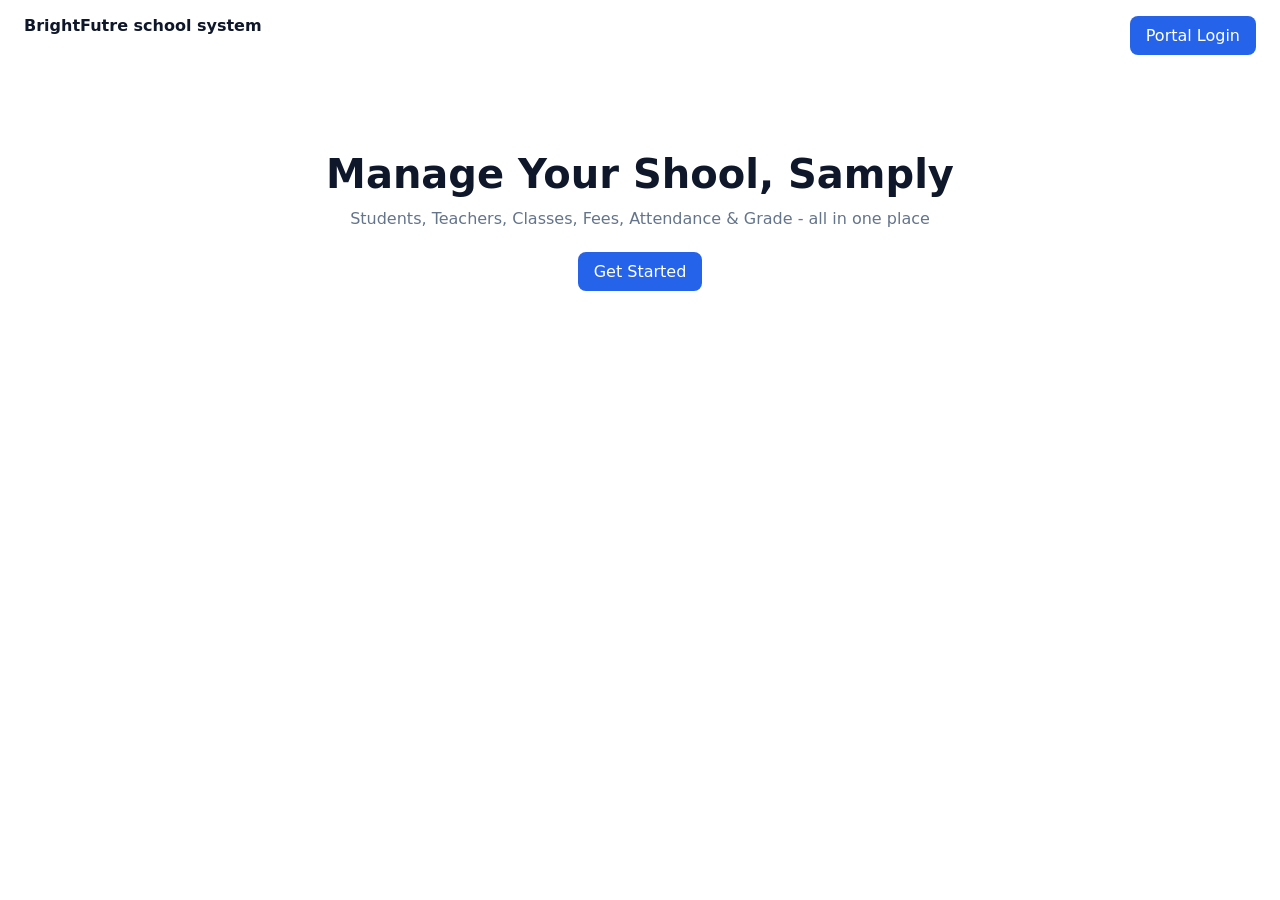
<file: index.html>
<!DOCTYPE html>
<html lang="en">
<head>
    <meta charset="UTF-8">
    <meta name="viewport" content="width=device-width, initial-scale=1.0">
    <title>BrightFuture School System</title>
    <link rel="stylesheet" href="stylesheet/assets/styles.css">
    <style>body{background-color: #fff;} .hero{padding: 80px 24px; text-align: center; max-width: 800px; margin:0 auto;}</style>
</head>
<body>
    <div style="display: flex; justify-content: space-between; padding:16px 24px; border: bottom 1px solid var(--border);">
        <strong>BrightFutre school system</strong>
        <a href="login.html" class="btn">Portal Login</a>
    </div>

    <section class="hero">
        <h1 style="font-size: 40px; margin-bottom:12px;">Manage Your Shool, Samply</h1>
        <p style="color: var(--muted); margin-bottom:24px">Students, Teachers, Classes, Fees, Attendance & Grade - all in one place</p>
        <a href="login.html" class="btn">Get Started</a>
    </section>
</body>
</html>
</file>
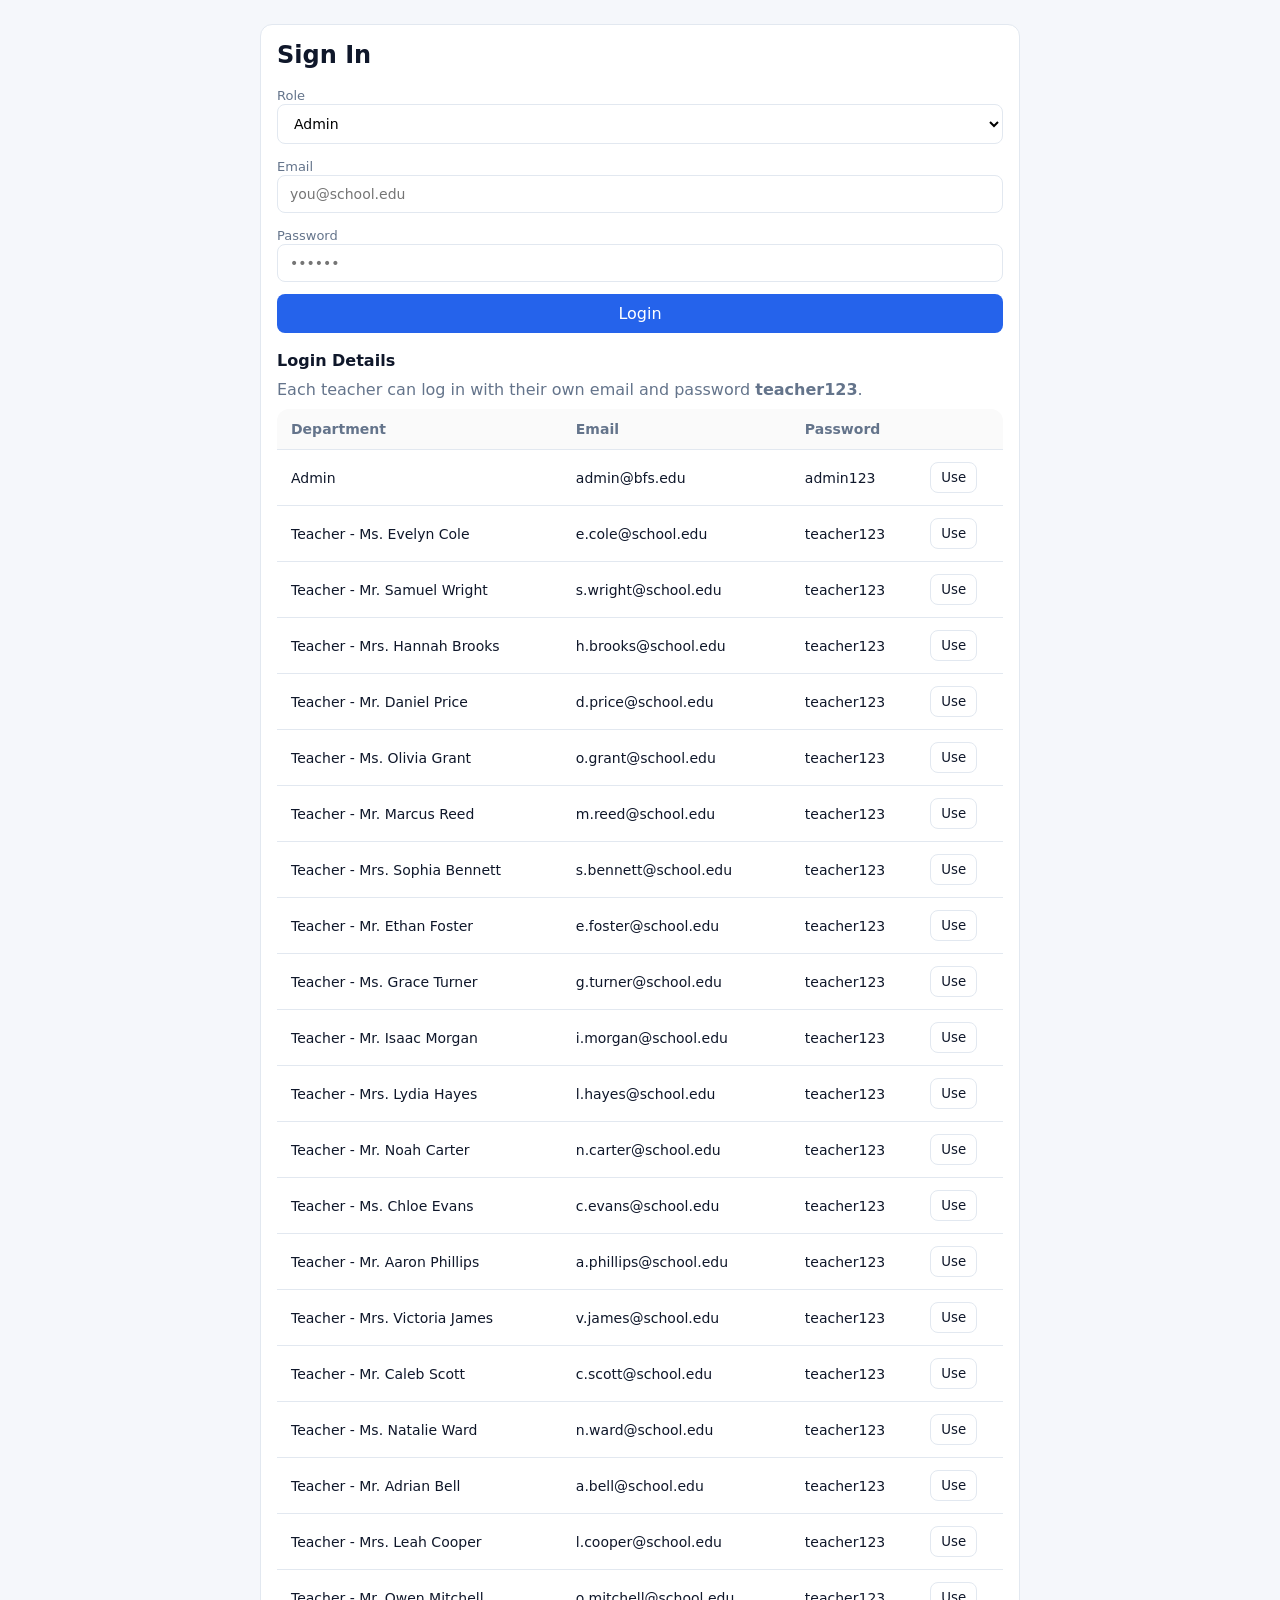
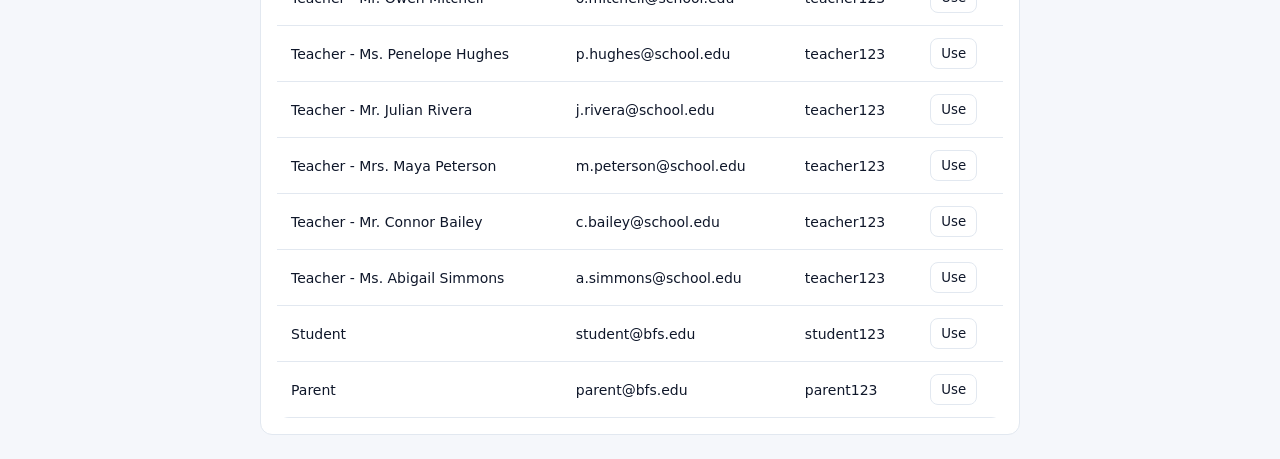
<file: attendance.html>
<!DOCTYPE html>
<html lang="en">
<head>
  <meta charset="UTF-8">
  <title>Attendance</title>
  <link rel="stylesheet" href="stylesheet/assets/styles.css">
  <style>
    .attendance-toggle{
      display:inline-flex; gap:6px; border:1px solid var(--border); border-radius:999px; padding:4px; background:#f8fafc;
    }
    .attendance-toggle button{
      border:0; padding:6px 12px; border-radius:999px; font-size:13px; cursor:pointer; background:transparent;
    }
    .attendance-toggle button.active{
      background:var(--accent); color:#fff;
    }
    .attendance-toggle button.absent.active{background:#dc2626;}
  </style>
</head>
<body>
<div class="app">
  <aside class="sidebar">
    <h2>BrightFuture</h2>
    <a href="darshboard.html">Dashboard</a>
    <a href="student.html">Students</a>
    <a href="teachers.html">Teachers</a>
    <a href="classes.html">Classes</a>
    <a href="subjects.html">Subjects</a>
    <a href="attendance.html" class="active">Attendance</a>
    <a href="grades.html">Grades</a>
    <a href="fees.html">Fees</a>
    <a href="calender.html">Calendar</a>
    <a href="settings.html">Settings</a>
    <a href="index.html">Logout</a>
  </aside>
  <main class="main">
    <div class="topbar">
      <h1>Take Attendance</h1>
      <button class="btn" type="button">Save Attendance</button>
    </div>
    <div class="card" style="margin-bottom:16px;">
      <form class="form" style="grid-template-columns:1fr 1fr 1fr; gap:12px;">
        <div>
          <label>Date</label>
          <input class="input" type="date" value="2026-05-04">
        </div>
        <div>
          <label>Class</label>
          <select class="input">
            <option>Grade 7A</option>
            <option>Grade 8B</option>
            <option>Grade 9B</option>
          </select>
        </div>
        <div>
          <label>Subject / Period</label>
          <select class="input">
            <option>Mathematics - Period 1</option>
            <option>English - Period 2</option>
            <option>Full Day</option>
          </select>
        </div>
      </form>
    </div>
    <div class="card">
      <h3 style="margin-bottom:12px;">Grade 7A - 04 May 2026</h3>
      <table>
        <thead>
          <tr>
            <th style="width:60px;">#</th>
            <th>Student Name</th>
            <th style="width:160px;">Roll No</th>
            <th style="width:220px; text-align:right;">Status</th>
          </tr>
        </thead>
        <tbody>
          <tr>
            <td>1</td>
            <td>Amara Johnson</td>
            <td>S-1021</td>
            <td style="text-align:right;">
              <div class="attendance-toggle">
                <button class="active" type="button">Present</button>
                <button type="button">Absent</button>
              </div>
            </td>
          </tr>
          <tr>
            <td>2</td>
            <td>David Mensah</td>
            <td>S-1022</td>
            <td style="text-align:right;">
              <div class="attendance-toggle">
                <button type="button">Present</button>
                <button class="absent active" type="button">Absent</button>
              </div>
            </td>
          </tr>
          <tr>
            <td>3</td>
            <td>Sarah Kamara</td>
            <td>S-1023</td>
            <td style="text-align:right;">
              <div class="attendance-toggle">
                <button class="active" type="button">Present</button>
                <button type="button">Absent</button>
              </div>
            </td>
          </tr>
          <tr>
            <td>4</td>
            <td>Emmanuel Doe</td>
            <td>S-1024</td>
            <td style="text-align:right;">
              <div class="attendance-toggle">
                <button class="active" type="button">Present</button>
                <button type="button">Absent</button>
              </div>
            </td>
          </tr>
        </tbody>
      </table>
      <p class="is-hidden" style="margin-top:12px; font-size:13px; color:var(--muted);">
        * Toggle buttons will work once we add JS. For now it’s static UI.
      </p>
    </div>
  </main>
</div>
<script src="stylesheet/assets/sidebar.js"></script>
<script src="stylesheet/assets/app.js"></script>
</body>
</html>
</file>
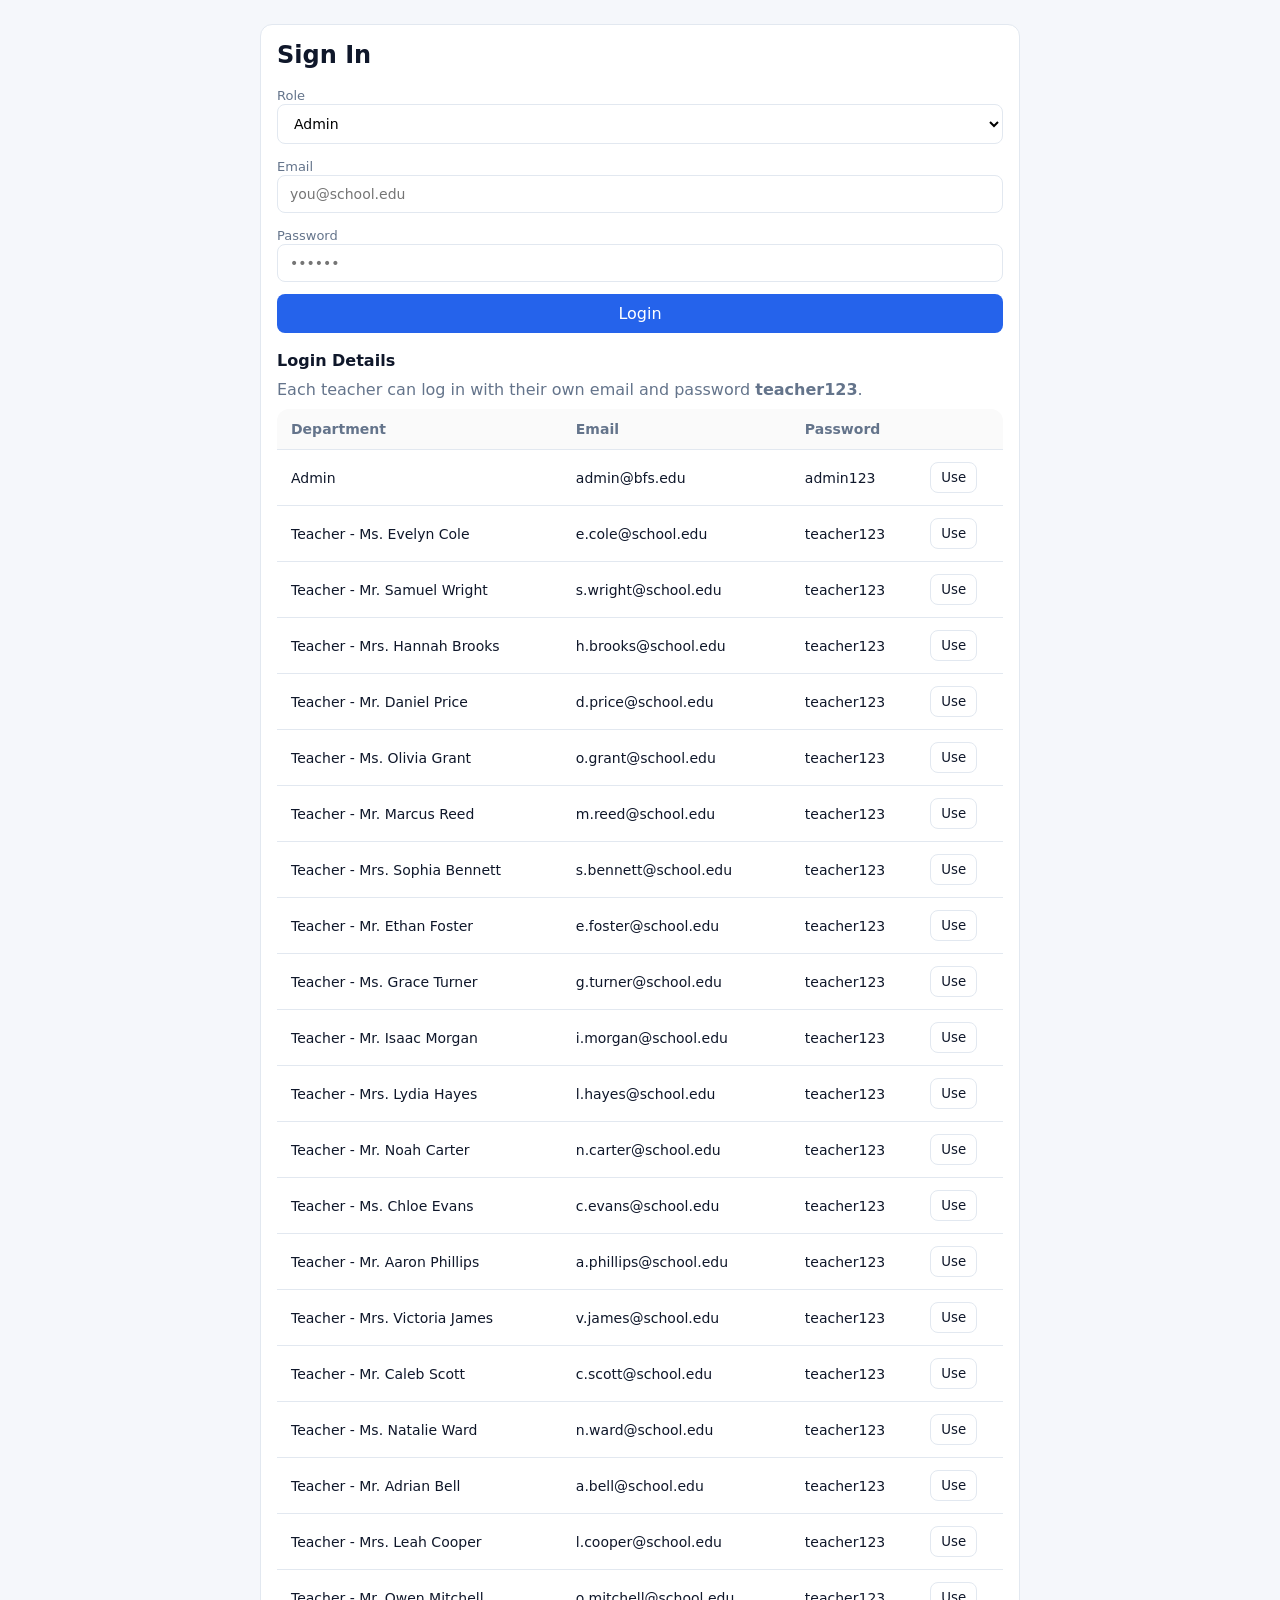
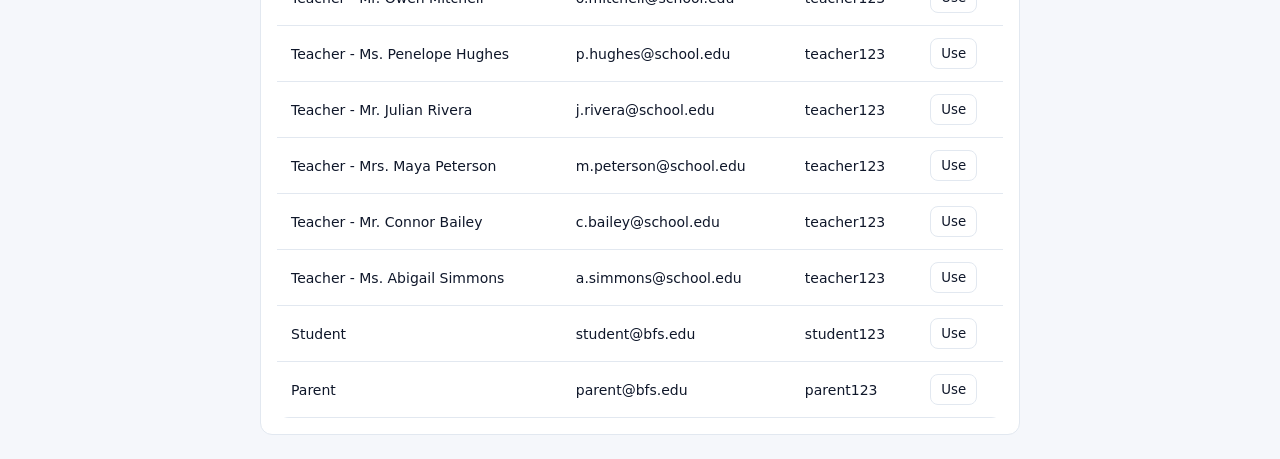
<file: calender.html>
<!DOCTYPE html>
<html lang="en">
<head>
  <meta charset="UTF-8">
  <title>Calendar</title>
  <link rel="stylesheet" href="stylesheet/assets/styles.css">
  <style>
    .calendar{
      display:grid;
      grid-template-columns:repeat(7, 1fr);
      gap:8px;
    }
    .cal-head{
      font-size:12px;
      color:var(--muted);
      text-align:center;
      font-weight:600;
      padding:8px 0;
    }
    .cal-day{
      min-height:90px;
      background:#fff;
      border:1px solid var(--border);
      border-radius:8px;
      padding:8px;
      font-size:13px;
    }
    .cal-day.other-month{opacity:.45;}
    .cal-day.today{border:2px solid var(--accent); background:#eff6ff;}
    .cal-day .date{
      display:block;
      font-weight:700;
      margin-bottom:6px;
    }
    .event{
      display:block;
      margin-top:6px;
      padding:4px 6px;
      border-radius:6px;
      background:#e0f2fe;
      color:#075985;
      font-size:12px;
      line-height:1.25;
    }
  </style>
</head>
<body>
<div class="app">
  <aside class="sidebar">
    <h2>BrightFuture</h2>
    <a href="darshboard.html">Dashboard</a>
    <a href="student.html">Students</a>
    <a href="teachers.html">Teachers</a>
    <a href="classes.html">Classes</a>
    <a href="subjects.html">Subjects</a>
    <a href="attendance.html">Attendance</a>
    <a href="grades.html">Grades</a>
    <a href="fees.html">Fees</a>
    <a href="calender.html" class="active">Calendar</a>
    <a href="settings.html">Settings</a>
    <a href="index.html">Logout</a>
  </aside>
  <main class="main">
    <div class="topbar">
      <h1>Calendar</h1>
      <button class="btn" type="button">Add Event</button>
    </div>
    <div class="card" style="margin-bottom:16px;">
      <h3 style="margin-bottom:12px;">May 2026</h3>
      <div class="calendar">
        <div class="cal-head">Sun</div>
        <div class="cal-head">Mon</div>
        <div class="cal-head">Tue</div>
        <div class="cal-head">Wed</div>
        <div class="cal-head">Thu</div>
        <div class="cal-head">Fri</div>
        <div class="cal-head">Sat</div>

        <div class="cal-day other-month"><span class="date">26</span></div>
        <div class="cal-day other-month"><span class="date">27</span></div>
        <div class="cal-day other-month"><span class="date">28</span></div>
        <div class="cal-day other-month"><span class="date">29</span></div>
        <div class="cal-day other-month"><span class="date">30</span></div>
        <div class="cal-day"><span class="date">1</span></div>
        <div class="cal-day"><span class="date">2</span></div>
        <div class="cal-day"><span class="date">3</span></div>
        <div class="cal-day today"><span class="date">4</span><span class="event">Attendance review</span></div>
        <div class="cal-day"><span class="date">5</span></div>
        <div class="cal-day"><span class="date">6</span><span class="event">Math quiz</span></div>
        <div class="cal-day"><span class="date">7</span></div>
        <div class="cal-day"><span class="date">8</span></div>
        <div class="cal-day"><span class="date">9</span></div>
        <div class="cal-day"><span class="date">10</span></div>
        <div class="cal-day"><span class="date">11</span></div>
        <div class="cal-day"><span class="date">12</span><span class="event">Staff meeting</span></div>
        <div class="cal-day"><span class="date">13</span></div>
        <div class="cal-day"><span class="date">14</span></div>
        <div class="cal-day"><span class="date">15</span><span class="event">Fee deadline</span></div>
        <div class="cal-day"><span class="date">16</span></div>
        <div class="cal-day"><span class="date">17</span></div>
        <div class="cal-day"><span class="date">18</span></div>
        <div class="cal-day"><span class="date">19</span></div>
        <div class="cal-day"><span class="date">20</span><span class="event">Parent conference</span></div>
        <div class="cal-day"><span class="date">21</span></div>
        <div class="cal-day"><span class="date">22</span></div>
        <div class="cal-day"><span class="date">23</span></div>
        <div class="cal-day"><span class="date">24</span></div>
        <div class="cal-day"><span class="date">25</span></div>
        <div class="cal-day"><span class="date">26</span></div>
        <div class="cal-day"><span class="date">27</span></div>
        <div class="cal-day"><span class="date">28</span></div>
        <div class="cal-day"><span class="date">29</span></div>
        <div class="cal-day"><span class="date">30</span></div>
        <div class="cal-day"><span class="date">31</span></div>
      </div>
    </div>
  </main>
</div>
<script src="stylesheet/assets/sidebar.js"></script>
<script src="stylesheet/assets/app.js"></script>
</body>
</html>
</file>
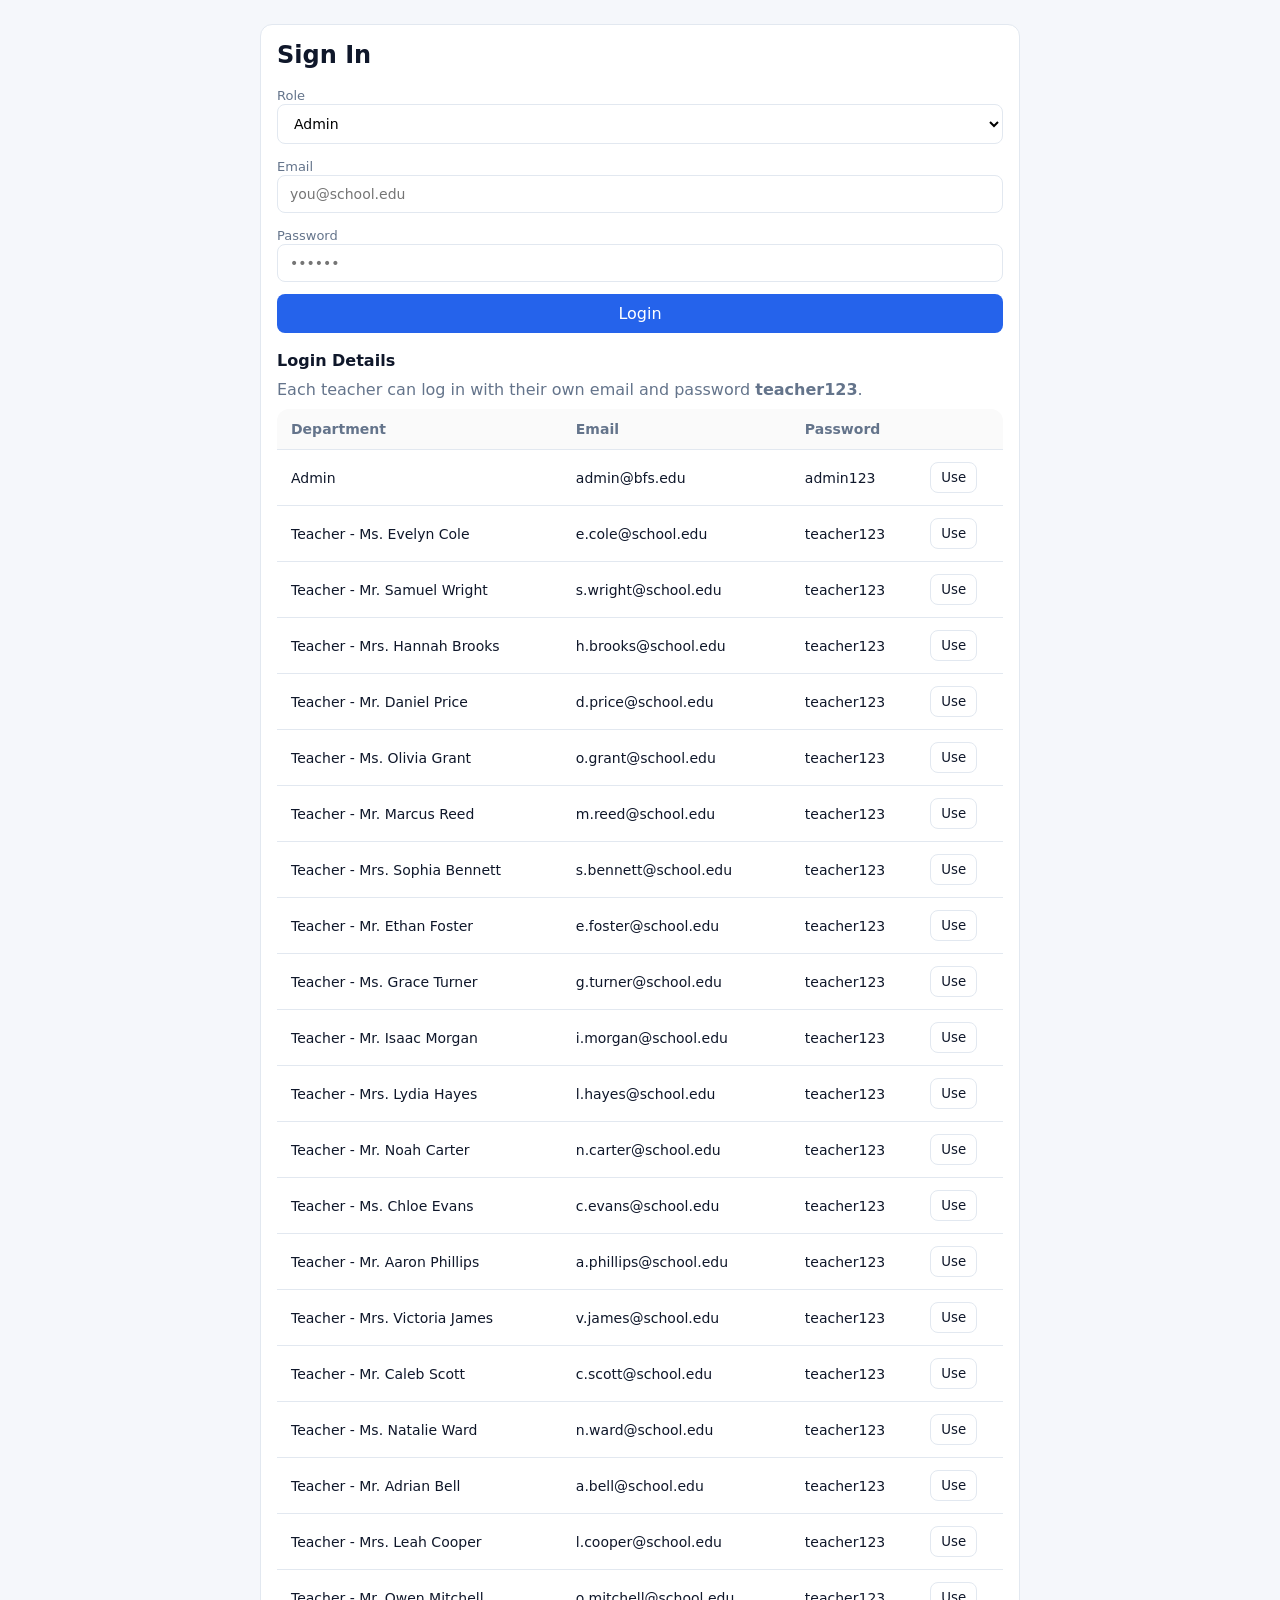
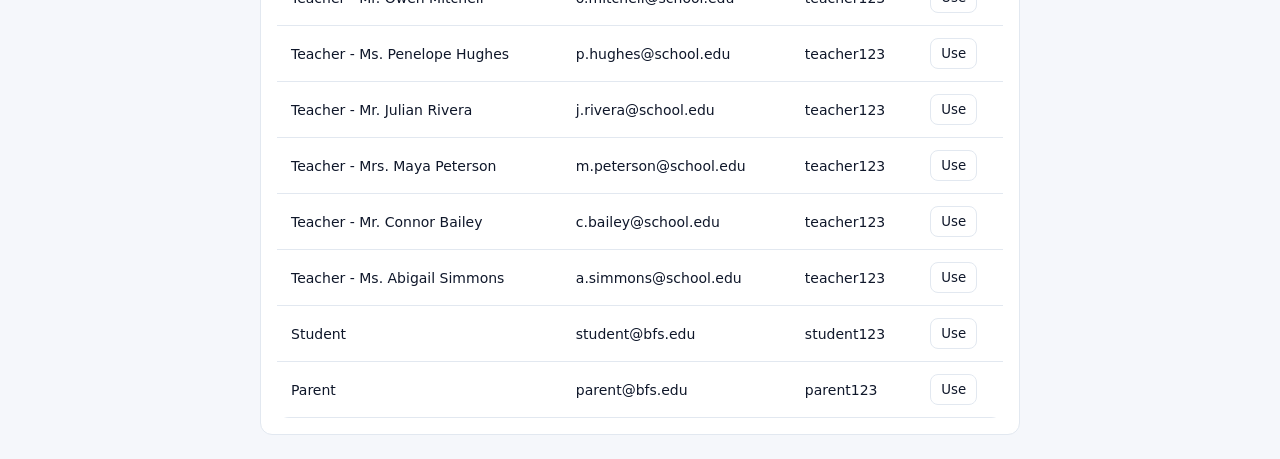
<file: classes.html>
<!DOCTYPE html>
<html lang="en">
<head><meta charset="UTF-8">
    <title>Classes</title>
    <link rel="stylesheet" href="stylesheet/assets/styles.css">
</head>
<body>
<div class="app">
  <aside class="sidebar">
    <h2>BrightFuture</h2>
    <a href="darshboard.html">Dashboard</a>
    <a href="student.html">Students</a>
    <a href="teachers.html">Teachers</a>
    <a href="classes.html" class="active">Classes</a>
    <a href="subjects.html">Subjects</a>
    <a href="attendance.html">Attendance</a>
    <a href="grades.html">Grades</a>
    <a href="fees.html">Fees</a>
    <a href="calender.html">Calendar</a>
    <a href="settings.html">Settings</a>
    <a href="index.html">Logout</a>
  </aside>
  <main class="main">
    <div class="topbar"><h1>Classes</h1><a class="btn" href="#add">Add Class</a></div>
    <table>
      <thead><tr><th>Class</th><th>Grade Level</th><th>Class Teacher</th><th>Students</th><th>Room</th></tr></thead>
      <tbody>
        <tr><td>7A</td><td>Grade 7</td><td>Mr. Samuel Wright</td><td>34</td><td>Block A-12</td></tr>
        <tr><td>9B</td><td>Grade 9</td><td>Ms. Evelyn Cole</td><td>31</td><td>Block B-04</td></tr>
      </tbody>
    </table>
    <div class="card" id="add" style="margin-top:16px;">
      <h3 style="margin-bottom:12px;">Add New Class</h3>
      <form class="form" style="grid-template-columns:1fr 1fr 1fr; gap:12px;">
        <div><label>Class Name</label><input class="input" placeholder="8C"></div>
        <div><label>Grade Level</label><select class="input"><option>Grade 7</option><option>Grade 8</option><option>Grade 9</option></select></div>
        <div><label>Class Teacher</label><select class="input"><option>Ms. Evelyn Cole</option><option>Mr. Samuel Wright</option></select></div>
        <div><label>Room No.</label><input class="input"></div>
        <div style="grid-column:span 3;"><button class="btn" type="button">Save Class</button></div>
      </form>
    </div>
  </main>
</div>
<script src="stylesheet/assets/sidebar.js"></script>
<script src="stylesheet/assets/app.js"></script>
</body>
</html>
</file>
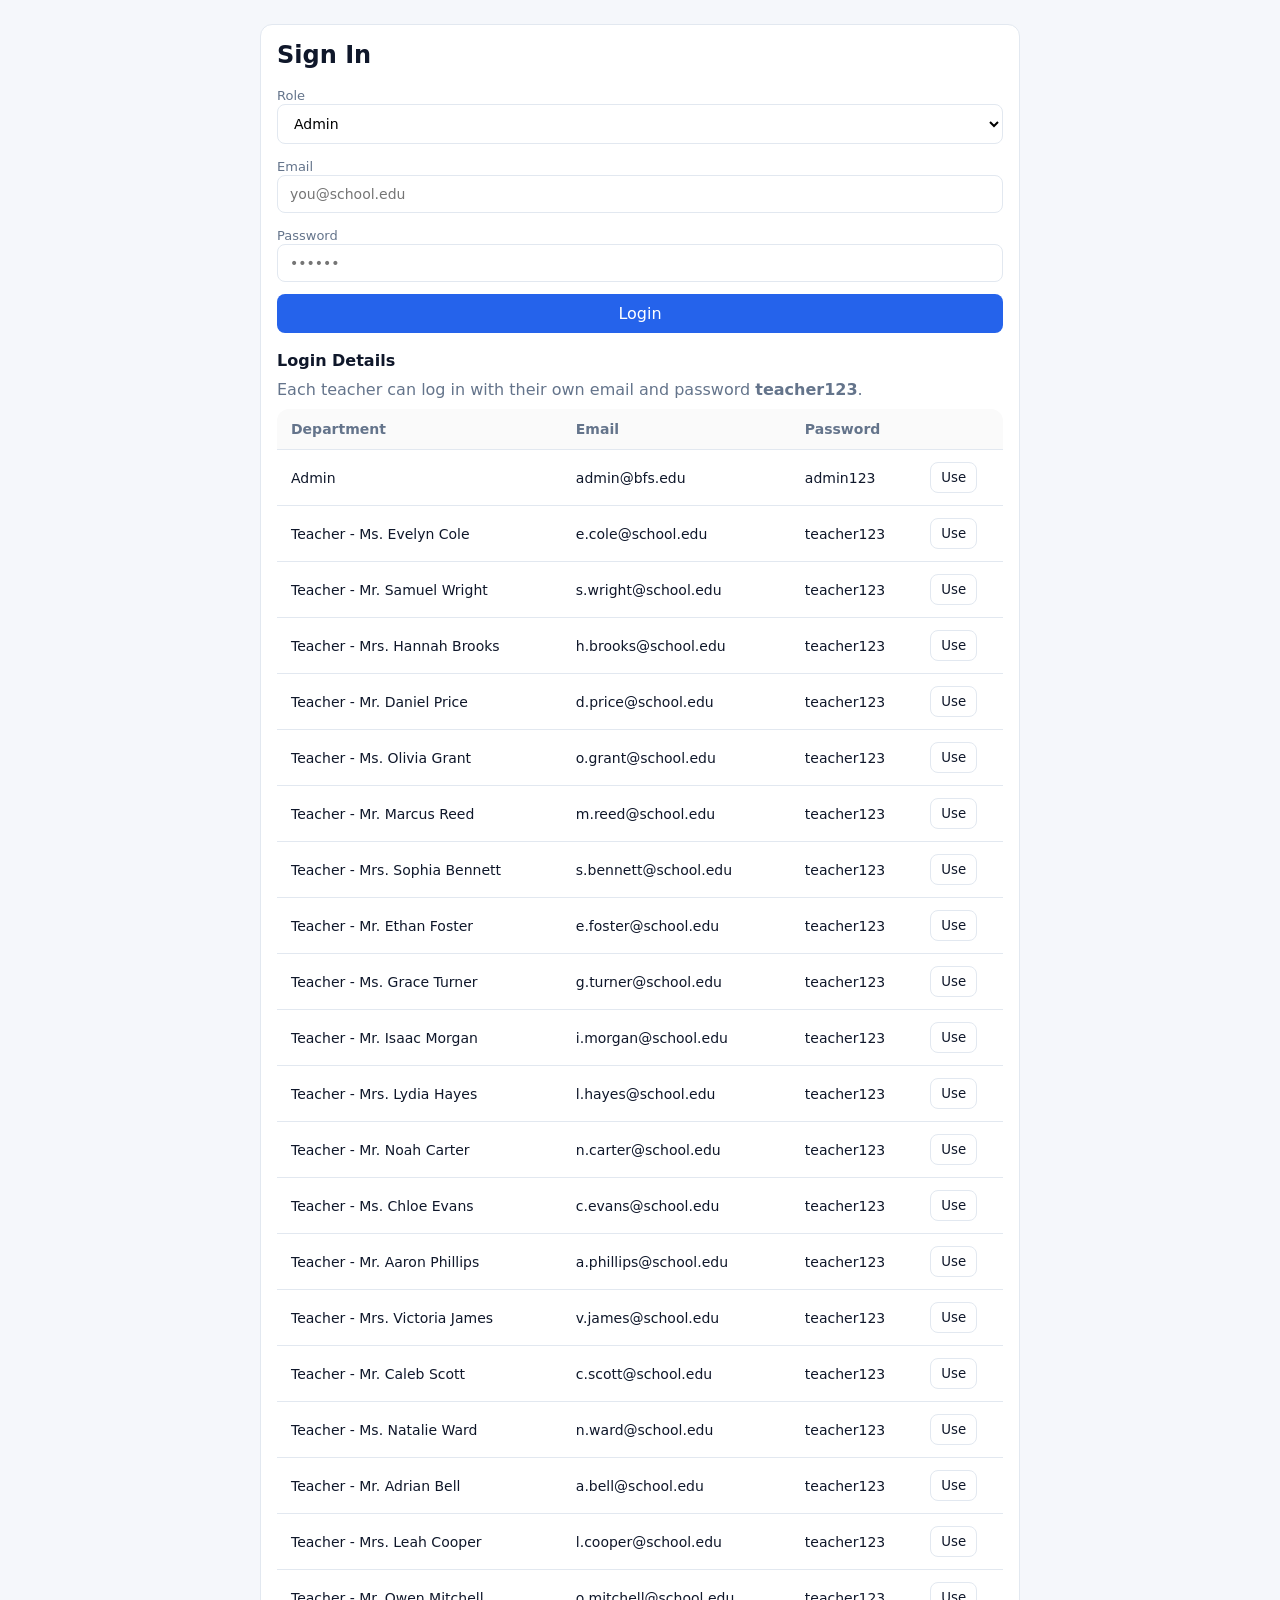
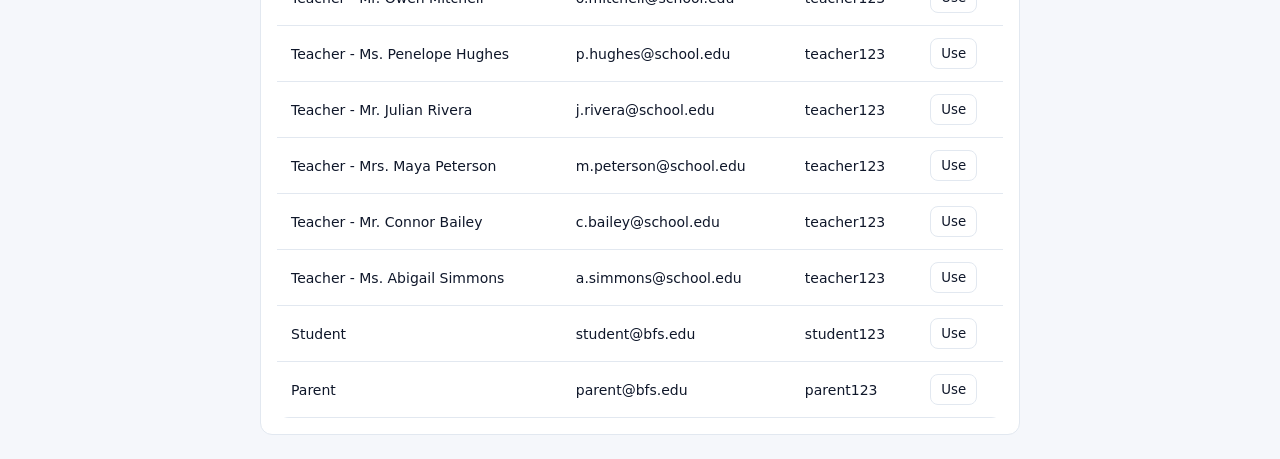
<file: darshboard.html>
<!DOCTYPE html>
<html lang="en">
<head>
  <meta charset="UTF-8">
  <title>Dashboard</title>
  <link rel="stylesheet" href="stylesheet/assets/styles.css">
</head>
<body>
<div class="app">
  <aside class="sidebar">
    <h2>BrightFuture</h2>
    <a href="teacher-portal.html">Teacher Portal</a>
    <a href="student-portal.html">Student Portal</a>
    <a href="classes.html">Classes</a>
    <a href="attendance.html">Attendance</a>
    <a href="grades.html">Grades</a>
    <a href="fees.html">Fees</a>
    <a href="calender.html">Calendar</a>
    <a href="settings.html">Settings</a>
    <a href="index.html">Logout</a>
  </aside>
  <main class="main">
    <div class="topbar">
      <h1>Dashboard</h1>
      <a class="btn" href="student.html#add">Add Student</a>
    </div>
    <div class="grid cols-4">
      <div class="card stat"><h3>Total Students</h3><p>1,240</p></div>
      <div class="card stat"><h3>Teachers</h3><p>62</p></div>
      <div class="card stat"><h3>Active Classes</h3><p>38</p></div>
      <div class="card stat"><h3>Fees Collected</h3><p>$18,420</p></div>
    </div>
    <div class="grid cols-2" style="grid-template-columns:2fr 1fr; margin-top:16px;">
      <div class="card">
        <h3 style="margin-bottom:12px;">Recent Admissions</h3>
        <table>
          <thead>
            <tr><th>Name</th><th>Class</th><th>Status</th></tr>
          </thead>
          <tbody>
            <tr><td>Amara Johnson</td><td>Grade 7A</td><td><span class="badge ok">Enrolled</span></td></tr>
            <tr><td>David Mensah</td><td>Grade 9B</td><td><span class="badge warn">Fees Due</span></td></tr>
            <tr><td>Sarah Kamara</td><td>Grade 8B</td><td><span class="badge ok">Enrolled</span></td></tr>
          </tbody>
        </table>
      </div>
      <div class="card">
        <h3 style="margin-bottom:12px;">Today</h3>
        <p style="color:var(--muted); margin-bottom:10px;">Attendance review for Grade 7A</p>
        <p style="color:var(--muted); margin-bottom:10px;">Math quiz scheduled</p>
        <p style="color:var(--muted);">Staff meeting at 2:00 PM</p>
      </div>
    </div>
    <div class="card" style="margin-top:16px;">
      <h3 style="margin-bottom:12px;">Portal Access</h3>
      <div style="display:flex; gap:10px; flex-wrap:wrap;">
        <a class="btn ghost" href="teacher-portal.html">Teacher Portal</a>
        <a class="btn ghost" href="student-portal.html">Student Portal</a>
        <a class="btn ghost" href="parent-portal.html">Parent Portal</a>
      </div>
    </div>
    <div class="card" style="margin-top:16px;">
      <div class="topbar" style="margin-bottom:12px;">
        <h3>Teacher Recorded Grades</h3>
        <a class="btn ghost" href="grades.html">Open Grade Book</a>
      </div>
      <table>
        <thead><tr><th>Teacher</th><th>Student</th><th>Class</th><th>Subject</th><th>Term</th><th>Total</th><th>Grade</th></tr></thead>
        <tbody id="dashboardRecordedGrades"></tbody>
      </table>
    </div>
  </main>
</div>
<script>
  const dashboardGradesBody = document.getElementById("dashboardRecordedGrades");
  const recordedGrades = (() => {
    try {
      return JSON.parse(localStorage.getItem("teacherRecordedGrades")) || [];
    } catch {
      return [];
    }
  })();

  dashboardGradesBody.innerHTML = recordedGrades.length
    ? recordedGrades.slice(0, 8).map((item) =>
      `<tr><td>${item.teacherName}</td><td>${item.studentName}</td><td>${item.className}</td><td>${item.subject}</td><td>${item.term}</td><td>${item.total}/100</td><td><span class="badge ${item.grade === "A" ? "ok" : item.grade === "D" ? "warn" : ""}">${item.grade}</span></td></tr>`
    ).join("")
    : '<tr><td colspan="7" style="color:var(--muted);">No teacher-recorded grades yet.</td></tr>';
</script>
<script src="stylesheet/assets/sidebar.js"></script>
<script src="stylesheet/assets/app.js"></script>
</body>
</html>
</file>
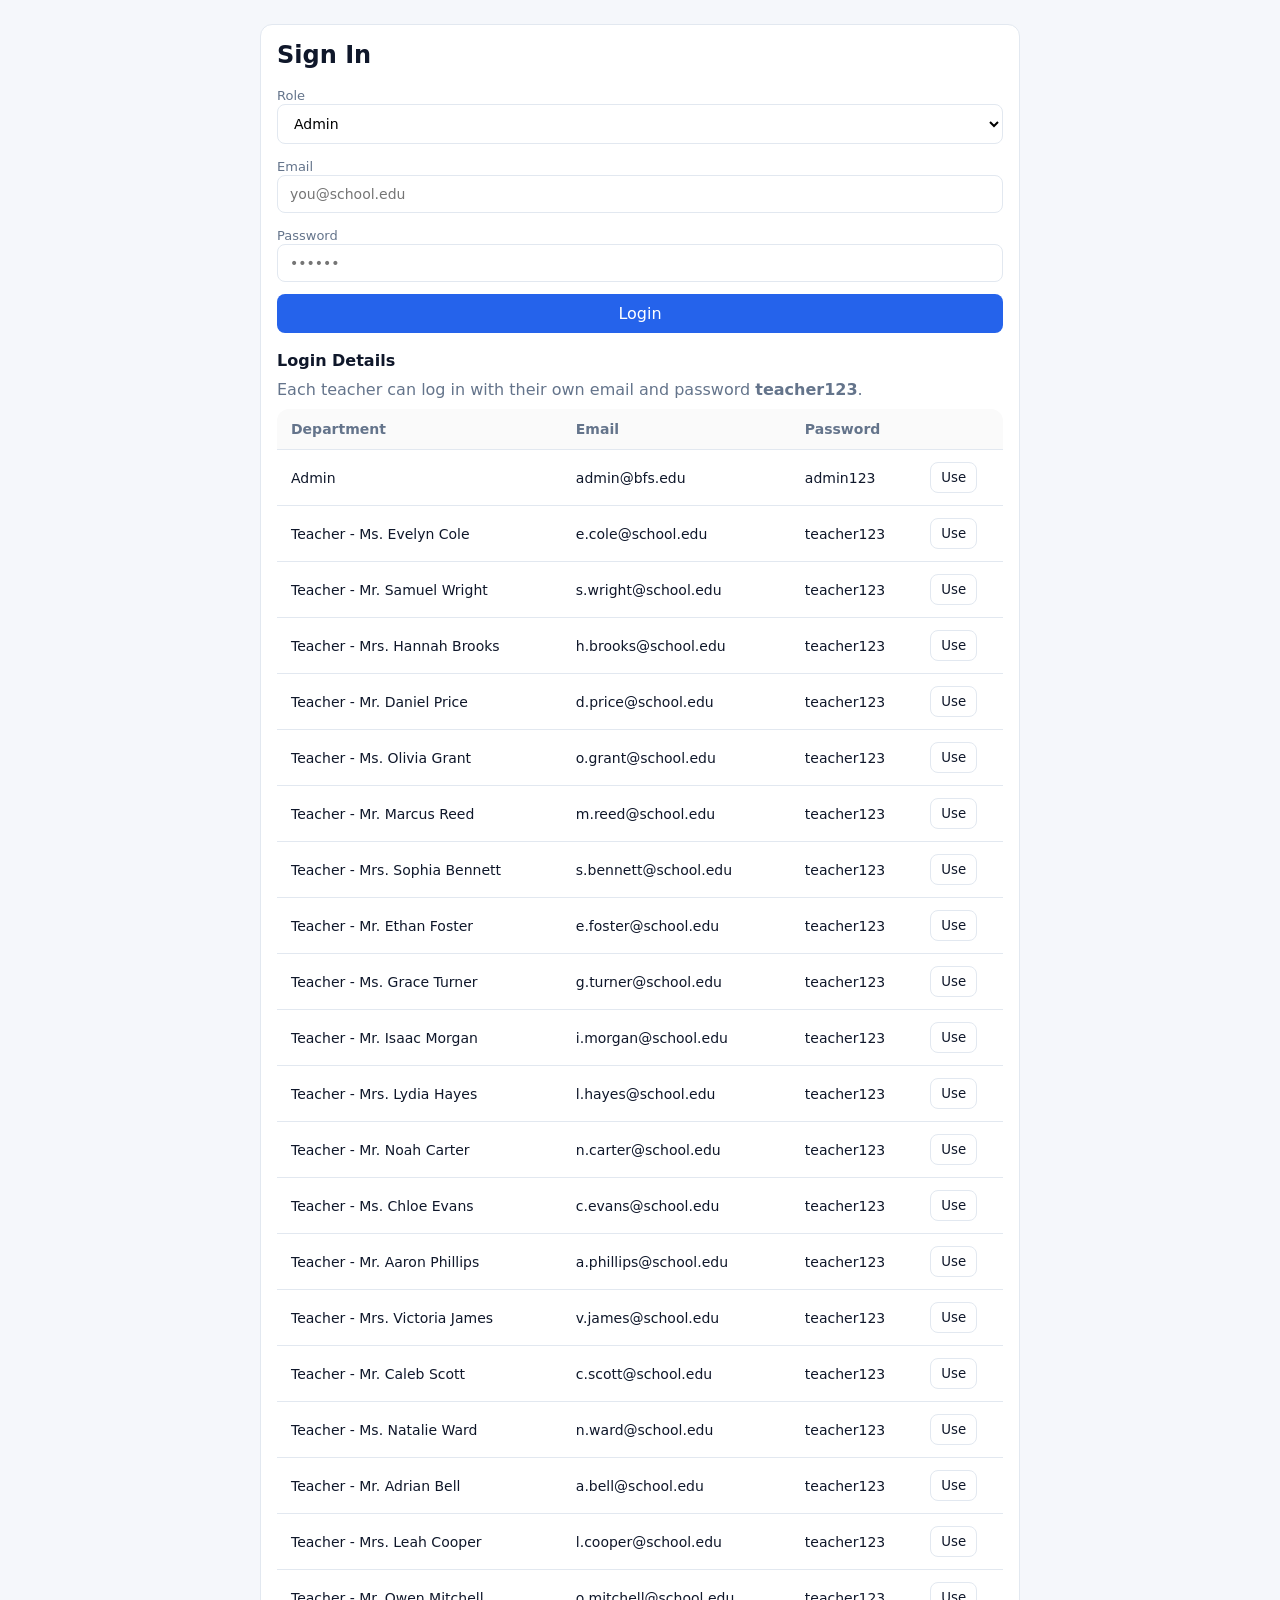
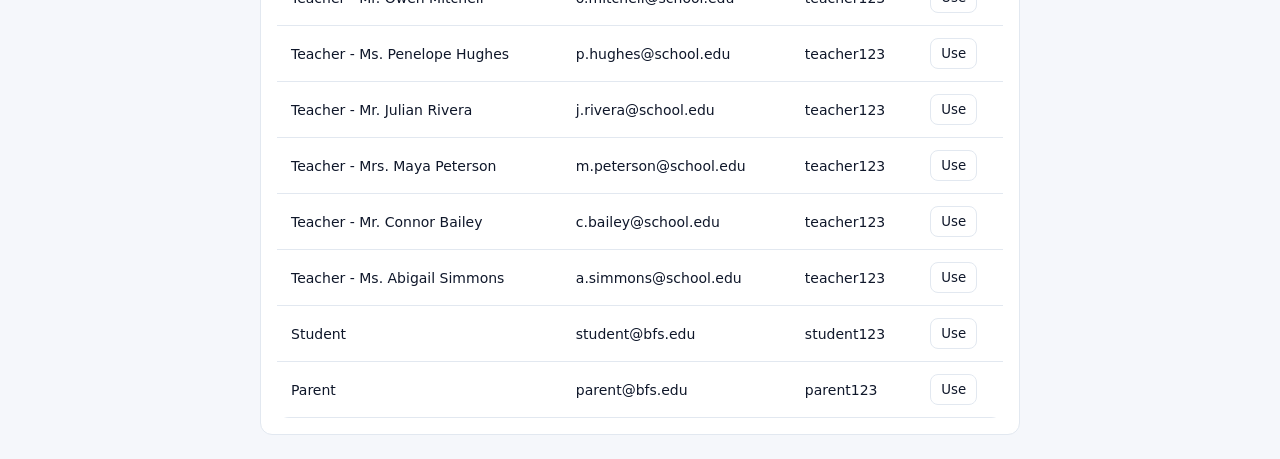
<file: fees.html>
<!DOCTYPE html>
<html lang="en">
<head><meta charset="UTF-8">
    <title>Fees</title>
    <link rel="stylesheet" href="stylesheet/assets/styles.css">
</head>
<body>
<div class="app">
  <aside class="sidebar">
    <h2>BrightFuture</h2>
    <a href="darshboard.html">Dashboard</a>
    <a href="student.html">Students</a>
    <a href="teachers.html">Teachers</a>
    <a href="classes.html">Classes</a>
    <a href="subjects.html">Subjects</a>
    <a href="attendance.html">Attendance</a>
    <a href="grades.html">Grades</a>
    <a href="fees.html" class="active">Fees</a>
    <a href="calender.html">Calendar</a>
    <a href="settings.html">Settings</a>
    <a href="index.html">Logout</a>
  </aside>
  <main class="main">
    <div class="topbar"><h1>Fees Management</h1><button class="btn" type="button">Record Payment</button></div>
    <div class="grid cols-3" style="margin-bottom:16px;">
      <div class="card stat"><h3>Total Expected</h3><p>$42,000</p></div>
      <div class="card stat"><h3>Collected</h3><p>$18,420</p></div>
      <div class="card stat"><h3>Outstanding</h3><p>$23,580</p></div>
    </div>
    <div class="card" style="margin-bottom:16px;">
      <input class="input" placeholder="Search student by name or ID...">
    </div>
    <table>
      <thead><tr><th>Student</th><th>Class</th><th>Term Fee</th><th>Paid</th><th>Balance</th><th>Status</th></tr></thead>
      <tbody>
        <tr><td>Amara Johnson</td><td>7A</td><td>$350</td><td>$350</td><td>$0</td><td><span class="badge ok">Paid</span></td></tr>
        <tr><td>David Mensah</td><td>9B</td><td>$350</td><td>$150</td><td>$200</td><td><span class="badge warn">Partial</span></td></tr>
      </tbody>
    </table>
  </main>
</div>
<script src="stylesheet/assets/sidebar.js"></script>
<script src="stylesheet/assets/app.js"></script>
</body>
</html>
</file>
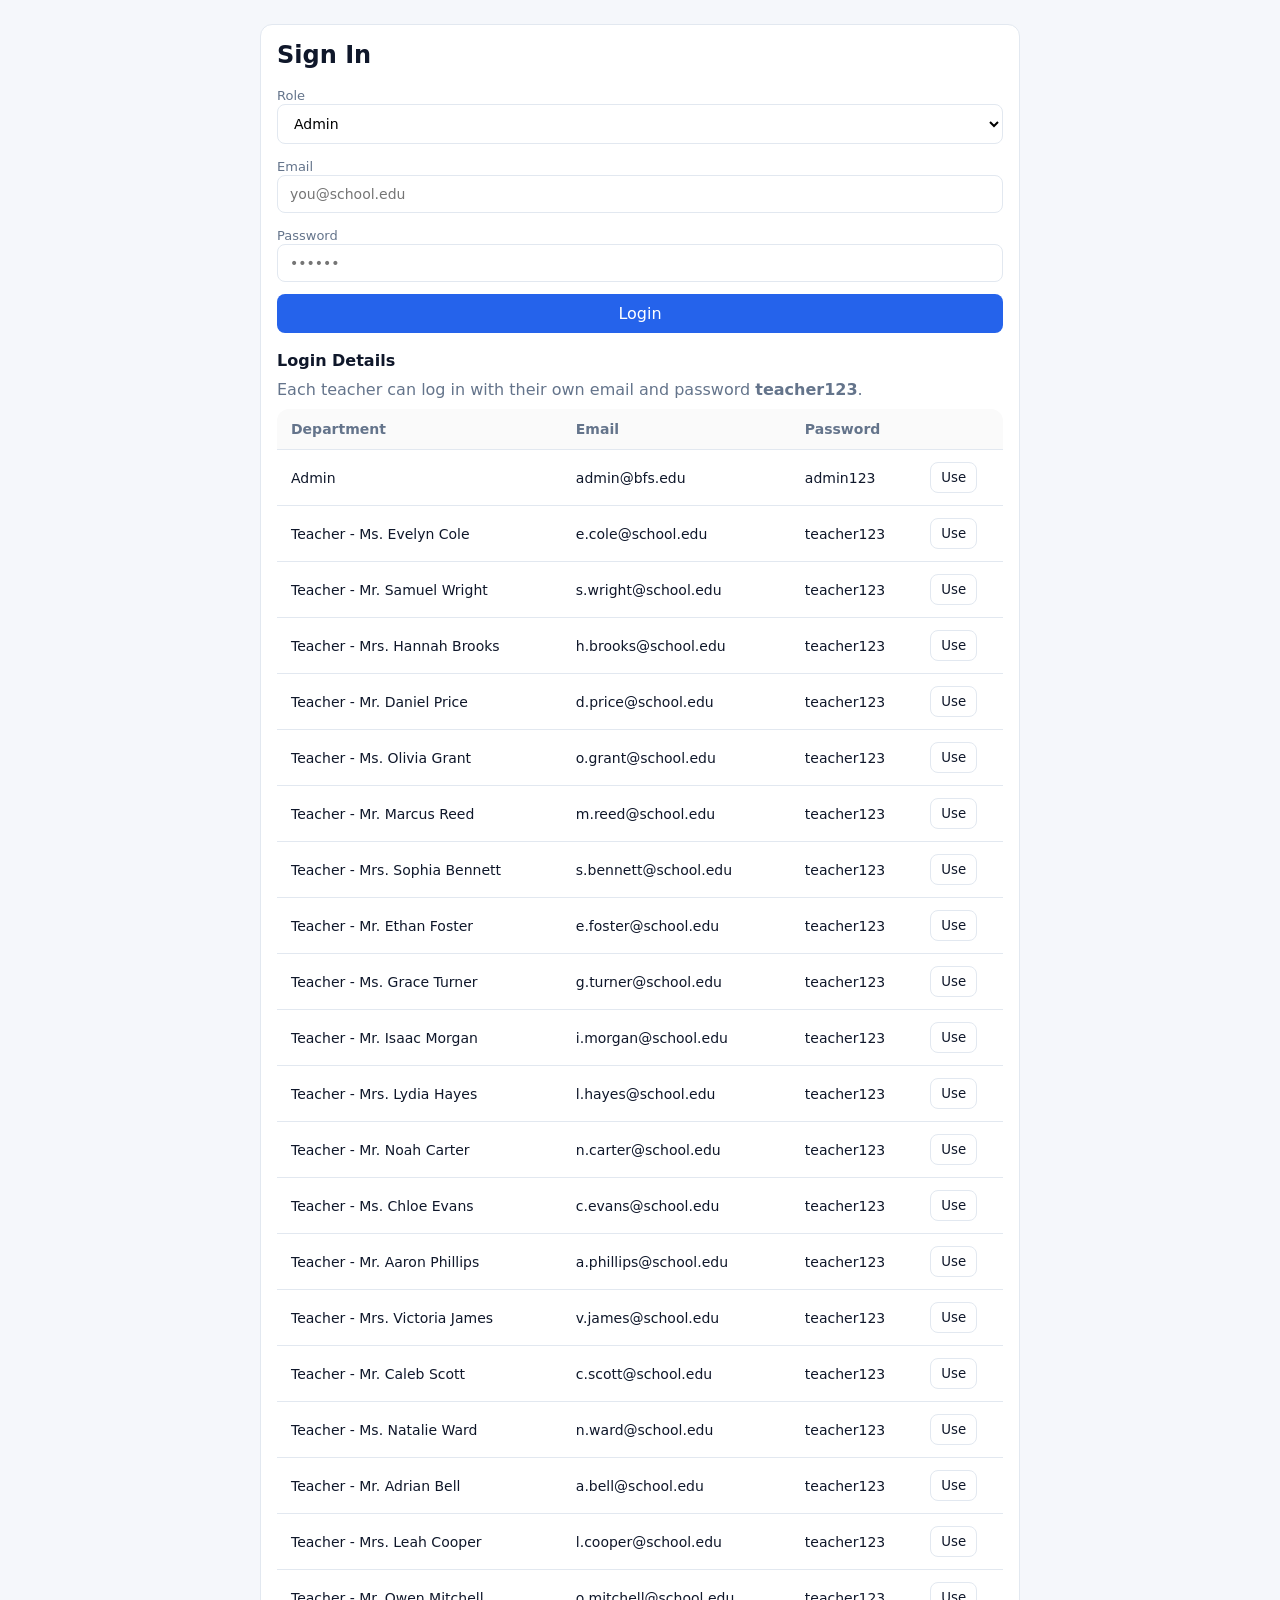
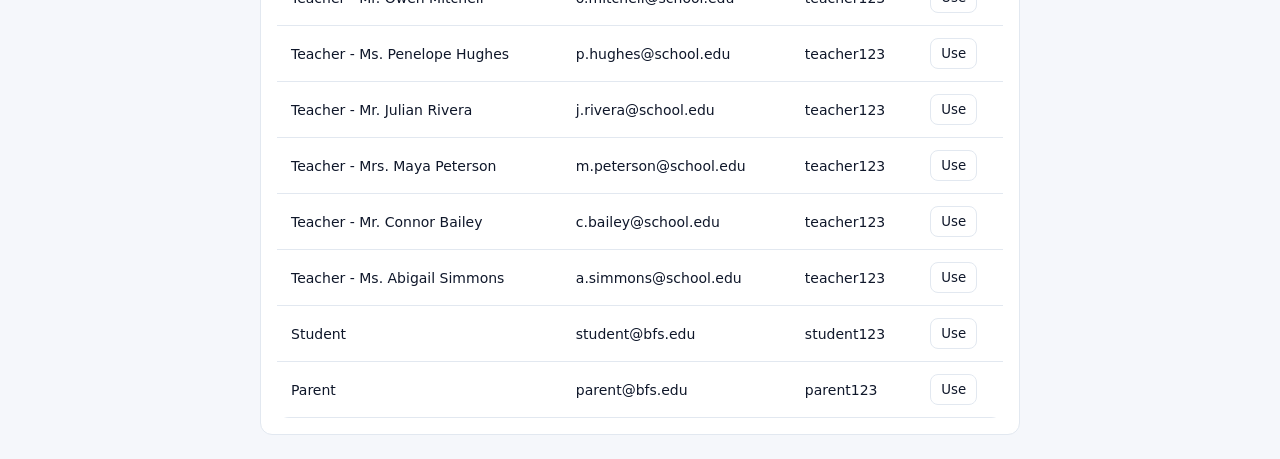
<file: grades.html>
<!DOCTYPE html>
<html lang="en">
<head><meta charset="UTF-8">
    <title>Grades</title>
    <link rel="stylesheet" href="stylesheet/assets/styles.css">
</head>
<body>
<div class="app">
  <aside class="sidebar">
    <h2>BrightFuture</h2>
    <a href="darshboard.html">Dashboard</a>
    <a href="student.html">Students</a>
    <a href="teachers.html">Teachers</a>
    <a href="classes.html">Classes</a>
    <a href="subjects.html">Subjects</a>
    <a href="attendance.html">Attendance</a>
    <a href="grades.html" class="active">Grades</a>
    <a href="fees.html">Fees</a>
    <a href="calender.html">Calendar</a>
    <a href="settings.html">Settings</a>
    <a href="index.html">Logout</a>
  </aside>
  <main class="main">
    <div class="topbar"><h1>Grades</h1><button class="btn" type="button">Export Report</button></div>
    <div class="card" style="margin-bottom:16px;">
      <form class="form" style="grid-template-columns:1fr 1fr 1fr; gap:12px;">
        <div><label>Class</label><select class="input"><option>Grade 9B</option><option>Grade 7A</option></select></div>
        <div><label>Subject</label><select class="input"><option>Mathematics</option><option>English</option></select></div>
        <div><label>Term</label><select class="input"><option>Term 2 - 2026</option><option>Term 1 - 2026</option></select></div>
      </form>
    </div>
    <table>
      <thead><tr><th>Roll No</th><th>Student</th><th>Class</th><th>Subject</th><th>Teacher</th><th>Term</th><th>Test 1 /20</th><th>Test 2 /20</th><th>Exam /60</th><th>Total /100</th><th>Grade</th></tr></thead>
      <tbody id="adminGradesBody">
        <tr><td>S-1021</td><td>Amara Johnson</td><td>18</td><td>17</td><td>52</td><td>87</td><td><span class="badge ok">A</span></td></tr>
        <tr><td>S-1022</td><td>David Mensah</td><td>14</td><td>12</td><td>40</td><td>66</td><td><span class="badge">C</span></td></tr>
      </tbody>
    </table>
  </main>
</div>
<script>
  const adminGradesBody = document.getElementById("adminGradesBody");
  const recordedGrades = (() => {
    try {
      return JSON.parse(localStorage.getItem("teacherRecordedGrades")) || [];
    } catch {
      return [];
    }
  })();

  if (recordedGrades.length) {
    adminGradesBody.innerHTML = recordedGrades.map((item) =>
      `<tr><td>${item.studentId}</td><td>${item.studentName}</td><td>${item.className}</td><td>${item.subject}</td><td>${item.teacherName}</td><td>${item.term}</td><td>${item.testOne}</td><td>${item.testTwo}</td><td>${item.exam}</td><td>${item.total}</td><td><span class="badge ${item.grade === "A" ? "ok" : item.grade === "D" ? "warn" : ""}">${item.grade}</span></td></tr>`
    ).join("");
  } else {
    adminGradesBody.innerHTML = '<tr><td>S-1021</td><td>Amara Johnson</td><td>Grade 7A</td><td>Mathematics</td><td>Ms. Evelyn Cole</td><td>Term 2 - 2026</td><td>18</td><td>17</td><td>52</td><td>87</td><td><span class="badge ok">A</span></td></tr><tr><td>S-1022</td><td>David Mensah</td><td>Grade 9B</td><td>Physics</td><td>Ms. Evelyn Cole</td><td>Term 2 - 2026</td><td>14</td><td>12</td><td>40</td><td>66</td><td><span class="badge">C</span></td></tr>';
  }
</script>
<script src="stylesheet/assets/sidebar.js"></script>
<script src="stylesheet/assets/app.js"></script>
</body>
</html>
</file>
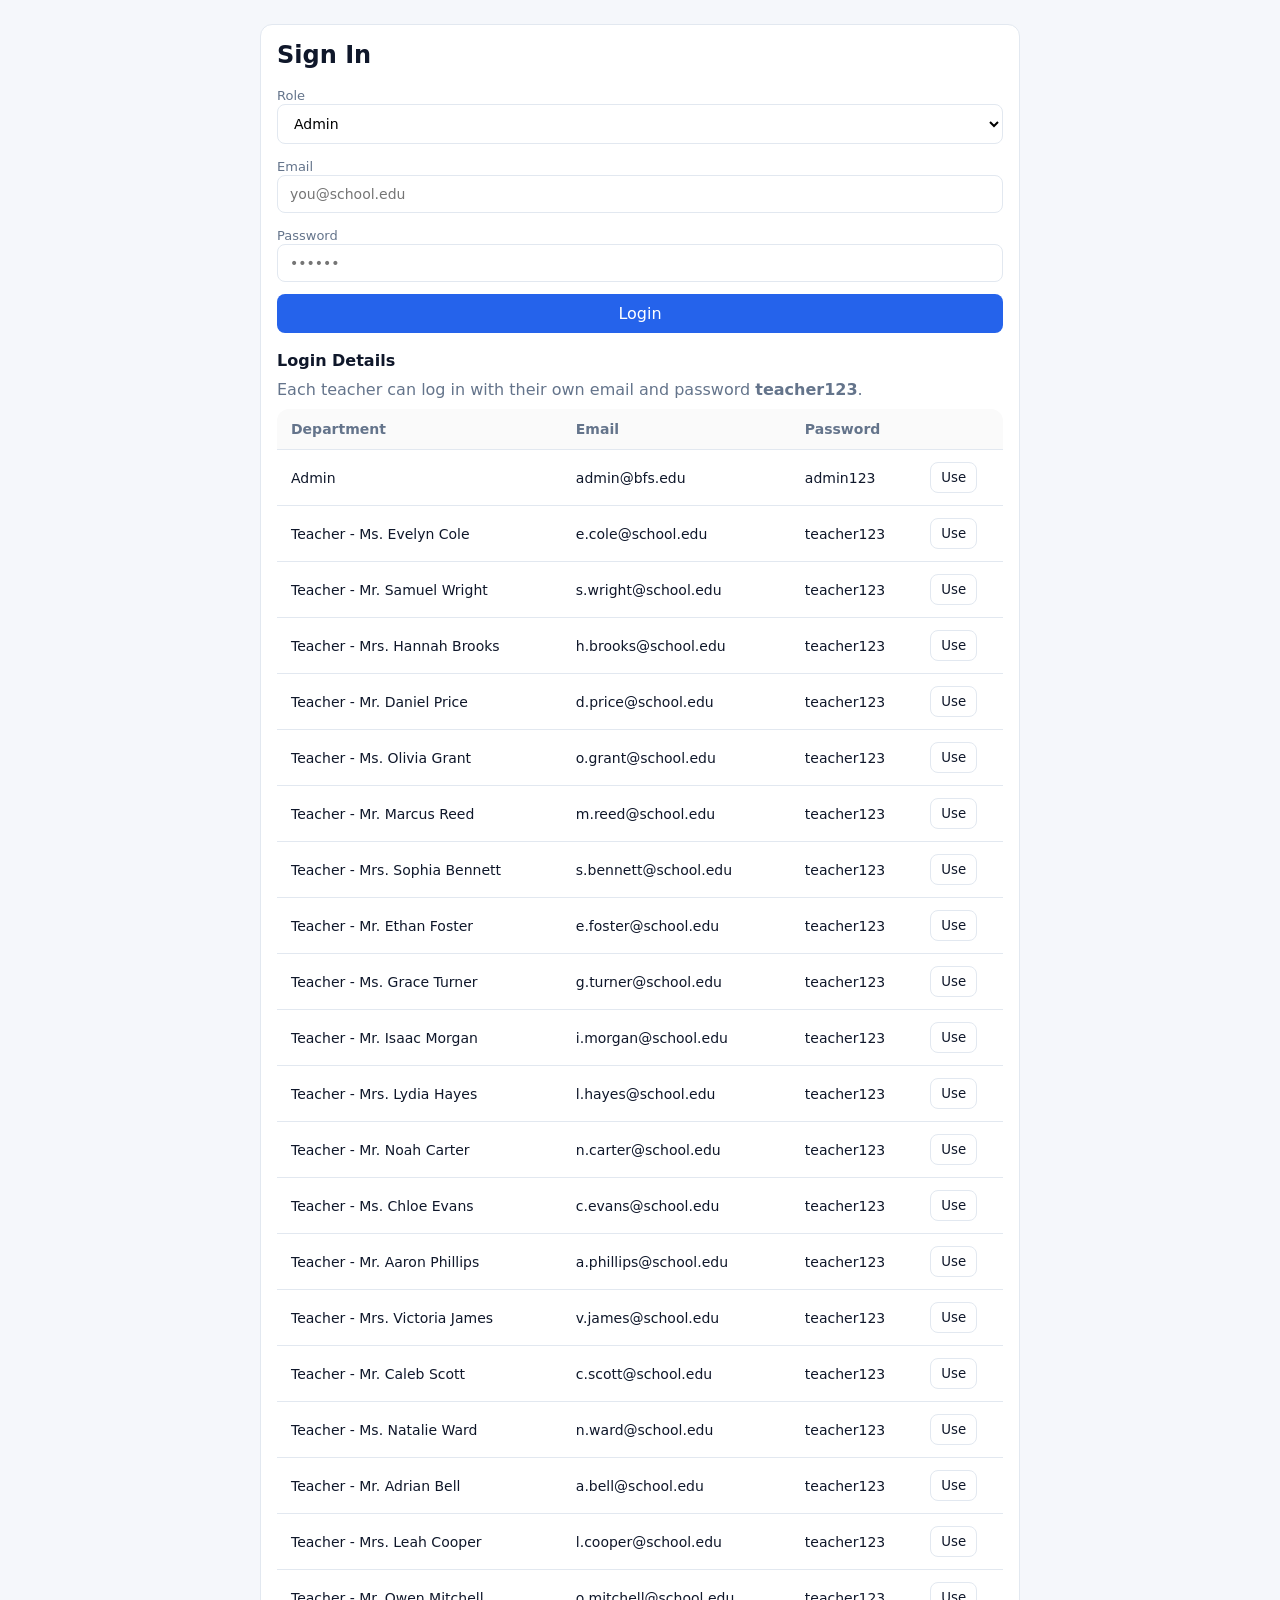
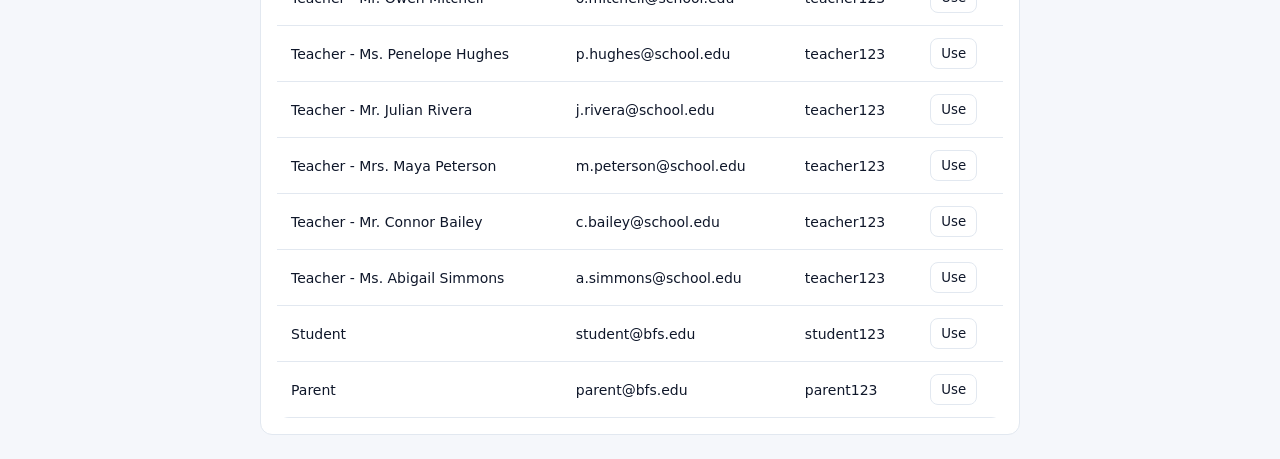
<file: login.html>
<!DOCTYPE html>
<html lang="en">
<head><meta charset="UTF-8">
<title>Login</title>
<link rel="stylesheet" href="stylesheet/assets/styles.css">
</head>
<body style="display:grid; justify-items:center; align-items:start; min-height:100vh; padding:24px;">
  <div class="card login-card">
    <h2 style="margin-bottom:16px;">Sign In</h2>
    <form class="form">
      <div><label>Role</label>
        <select class="input" id="login-role"><option>Admin</option><option>Teacher</option><option>Student</option><option>Parent</option></select>
      </div>
      <div><label>Email</label><input class="input" type="email" placeholder="you@school.edu"></div>
      <div><label>Password</label><input class="input" type="password" placeholder="••••••"></div>
      <a href="darshboard.html" class="btn" style="text-align:center;">Login</a>
    </form>
    <div class="login-demo">
      <h3>Login Details</h3>
      <p style="color:var(--muted); margin-bottom:10px;">Each teacher can log in with their own email and password <strong>teacher123</strong>.</p>
      <table>
        <thead><tr><th>Department</th><th>Email</th><th>Password</th><th></th></tr></thead>
        <tbody>
          <tr><td>Admin</td><td>admin@bfs.edu</td><td>admin123</td><td><button class="btn ghost" type="button" data-login-role="Admin" data-login-email="admin@bfs.edu" data-login-password="admin123">Use</button></td></tr>
          <tr><td>Teacher - Ms. Evelyn Cole</td><td>e.cole@school.edu</td><td>teacher123</td><td><button class="btn ghost" type="button" data-login-role="Teacher" data-login-email="e.cole@school.edu" data-login-password="teacher123">Use</button></td></tr>
          <tr><td>Teacher - Mr. Samuel Wright</td><td>s.wright@school.edu</td><td>teacher123</td><td><button class="btn ghost" type="button" data-login-role="Teacher" data-login-email="s.wright@school.edu" data-login-password="teacher123">Use</button></td></tr>
          <tr><td>Teacher - Mrs. Hannah Brooks</td><td>h.brooks@school.edu</td><td>teacher123</td><td><button class="btn ghost" type="button" data-login-role="Teacher" data-login-email="h.brooks@school.edu" data-login-password="teacher123">Use</button></td></tr>
          <tr><td>Teacher - Mr. Daniel Price</td><td>d.price@school.edu</td><td>teacher123</td><td><button class="btn ghost" type="button" data-login-role="Teacher" data-login-email="d.price@school.edu" data-login-password="teacher123">Use</button></td></tr>
          <tr><td>Teacher - Ms. Olivia Grant</td><td>o.grant@school.edu</td><td>teacher123</td><td><button class="btn ghost" type="button" data-login-role="Teacher" data-login-email="o.grant@school.edu" data-login-password="teacher123">Use</button></td></tr>
          <tr><td>Teacher - Mr. Marcus Reed</td><td>m.reed@school.edu</td><td>teacher123</td><td><button class="btn ghost" type="button" data-login-role="Teacher" data-login-email="m.reed@school.edu" data-login-password="teacher123">Use</button></td></tr>
          <tr><td>Teacher - Mrs. Sophia Bennett</td><td>s.bennett@school.edu</td><td>teacher123</td><td><button class="btn ghost" type="button" data-login-role="Teacher" data-login-email="s.bennett@school.edu" data-login-password="teacher123">Use</button></td></tr>
          <tr><td>Teacher - Mr. Ethan Foster</td><td>e.foster@school.edu</td><td>teacher123</td><td><button class="btn ghost" type="button" data-login-role="Teacher" data-login-email="e.foster@school.edu" data-login-password="teacher123">Use</button></td></tr>
          <tr><td>Teacher - Ms. Grace Turner</td><td>g.turner@school.edu</td><td>teacher123</td><td><button class="btn ghost" type="button" data-login-role="Teacher" data-login-email="g.turner@school.edu" data-login-password="teacher123">Use</button></td></tr>
          <tr><td>Teacher - Mr. Isaac Morgan</td><td>i.morgan@school.edu</td><td>teacher123</td><td><button class="btn ghost" type="button" data-login-role="Teacher" data-login-email="i.morgan@school.edu" data-login-password="teacher123">Use</button></td></tr>
          <tr><td>Teacher - Mrs. Lydia Hayes</td><td>l.hayes@school.edu</td><td>teacher123</td><td><button class="btn ghost" type="button" data-login-role="Teacher" data-login-email="l.hayes@school.edu" data-login-password="teacher123">Use</button></td></tr>
          <tr><td>Teacher - Mr. Noah Carter</td><td>n.carter@school.edu</td><td>teacher123</td><td><button class="btn ghost" type="button" data-login-role="Teacher" data-login-email="n.carter@school.edu" data-login-password="teacher123">Use</button></td></tr>
          <tr><td>Teacher - Ms. Chloe Evans</td><td>c.evans@school.edu</td><td>teacher123</td><td><button class="btn ghost" type="button" data-login-role="Teacher" data-login-email="c.evans@school.edu" data-login-password="teacher123">Use</button></td></tr>
          <tr><td>Teacher - Mr. Aaron Phillips</td><td>a.phillips@school.edu</td><td>teacher123</td><td><button class="btn ghost" type="button" data-login-role="Teacher" data-login-email="a.phillips@school.edu" data-login-password="teacher123">Use</button></td></tr>
          <tr><td>Teacher - Mrs. Victoria James</td><td>v.james@school.edu</td><td>teacher123</td><td><button class="btn ghost" type="button" data-login-role="Teacher" data-login-email="v.james@school.edu" data-login-password="teacher123">Use</button></td></tr>
          <tr><td>Teacher - Mr. Caleb Scott</td><td>c.scott@school.edu</td><td>teacher123</td><td><button class="btn ghost" type="button" data-login-role="Teacher" data-login-email="c.scott@school.edu" data-login-password="teacher123">Use</button></td></tr>
          <tr><td>Teacher - Ms. Natalie Ward</td><td>n.ward@school.edu</td><td>teacher123</td><td><button class="btn ghost" type="button" data-login-role="Teacher" data-login-email="n.ward@school.edu" data-login-password="teacher123">Use</button></td></tr>
          <tr><td>Teacher - Mr. Adrian Bell</td><td>a.bell@school.edu</td><td>teacher123</td><td><button class="btn ghost" type="button" data-login-role="Teacher" data-login-email="a.bell@school.edu" data-login-password="teacher123">Use</button></td></tr>
          <tr><td>Teacher - Mrs. Leah Cooper</td><td>l.cooper@school.edu</td><td>teacher123</td><td><button class="btn ghost" type="button" data-login-role="Teacher" data-login-email="l.cooper@school.edu" data-login-password="teacher123">Use</button></td></tr>
          <tr><td>Teacher - Mr. Owen Mitchell</td><td>o.mitchell@school.edu</td><td>teacher123</td><td><button class="btn ghost" type="button" data-login-role="Teacher" data-login-email="o.mitchell@school.edu" data-login-password="teacher123">Use</button></td></tr>
          <tr><td>Teacher - Ms. Penelope Hughes</td><td>p.hughes@school.edu</td><td>teacher123</td><td><button class="btn ghost" type="button" data-login-role="Teacher" data-login-email="p.hughes@school.edu" data-login-password="teacher123">Use</button></td></tr>
          <tr><td>Teacher - Mr. Julian Rivera</td><td>j.rivera@school.edu</td><td>teacher123</td><td><button class="btn ghost" type="button" data-login-role="Teacher" data-login-email="j.rivera@school.edu" data-login-password="teacher123">Use</button></td></tr>
          <tr><td>Teacher - Mrs. Maya Peterson</td><td>m.peterson@school.edu</td><td>teacher123</td><td><button class="btn ghost" type="button" data-login-role="Teacher" data-login-email="m.peterson@school.edu" data-login-password="teacher123">Use</button></td></tr>
          <tr><td>Teacher - Mr. Connor Bailey</td><td>c.bailey@school.edu</td><td>teacher123</td><td><button class="btn ghost" type="button" data-login-role="Teacher" data-login-email="c.bailey@school.edu" data-login-password="teacher123">Use</button></td></tr>
          <tr><td>Teacher - Ms. Abigail Simmons</td><td>a.simmons@school.edu</td><td>teacher123</td><td><button class="btn ghost" type="button" data-login-role="Teacher" data-login-email="a.simmons@school.edu" data-login-password="teacher123">Use</button></td></tr>
          <tr><td>Student</td><td>student@bfs.edu</td><td>student123</td><td><button class="btn ghost" type="button" data-login-role="Student" data-login-email="student@bfs.edu" data-login-password="student123">Use</button></td></tr>
          <tr><td>Parent</td><td>parent@bfs.edu</td><td>parent123</td><td><button class="btn ghost" type="button" data-login-role="Parent" data-login-email="parent@bfs.edu" data-login-password="parent123">Use</button></td></tr>
        </tbody>
      </table>
    </div>
  </div>
<script src="stylesheet/assets/app.js"></script>
</body>
</html>
</file>
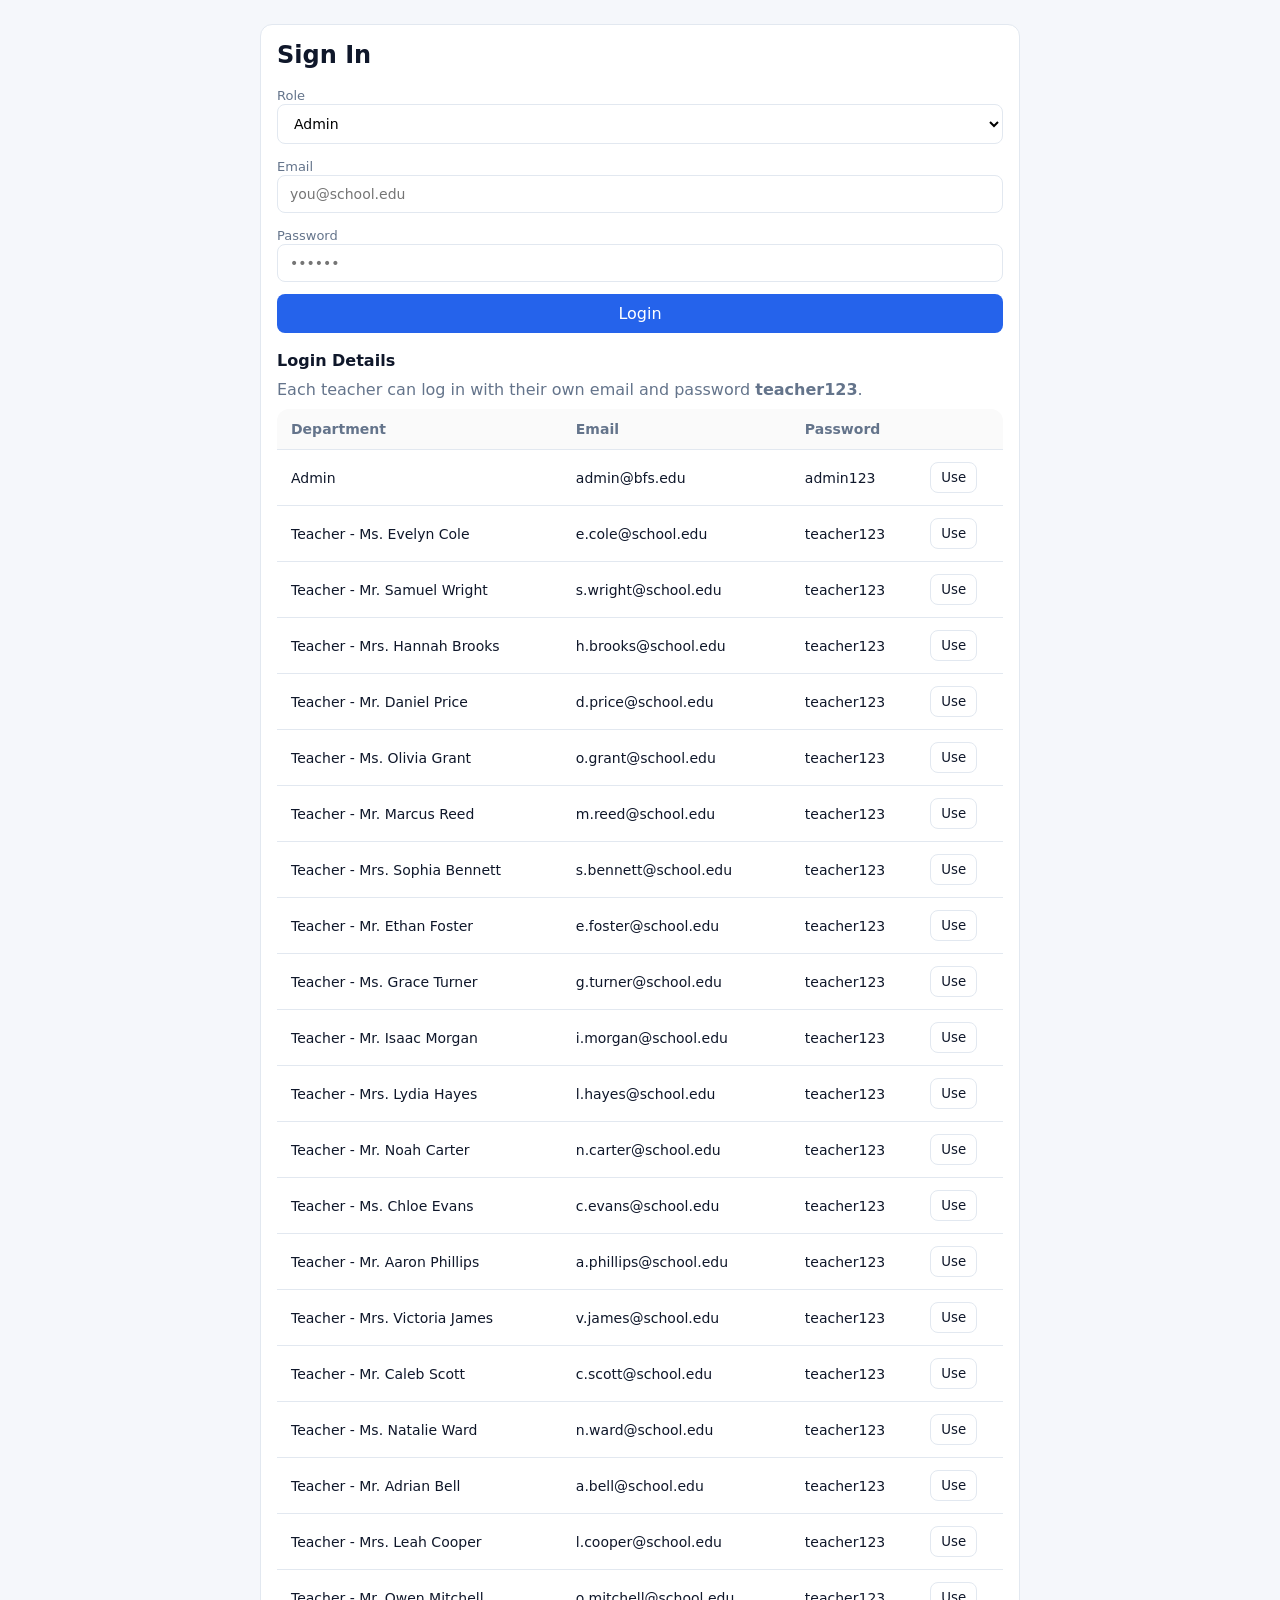
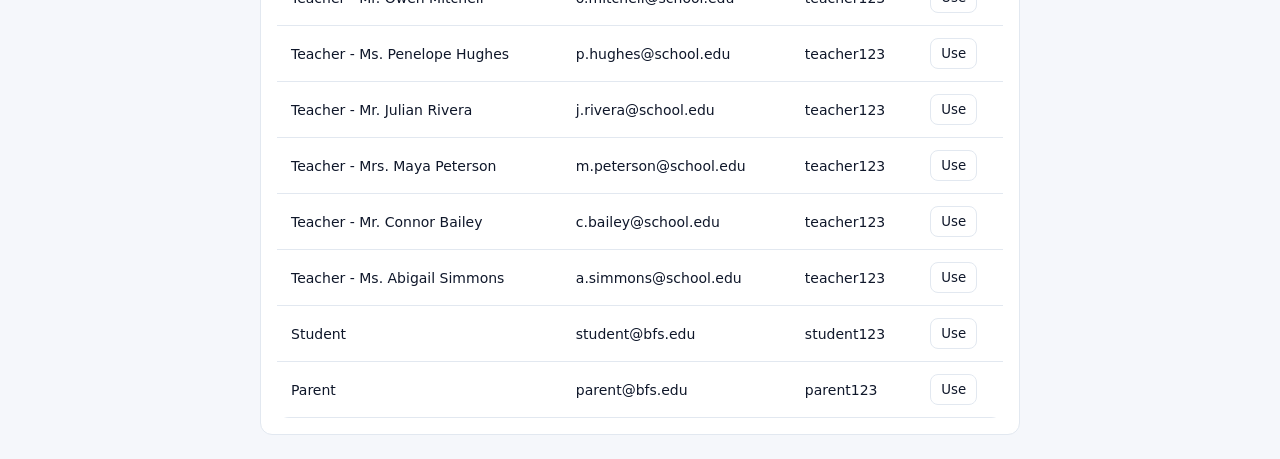
<file: parent-portal.html>
<!DOCTYPE html>
<html lang="en">
<head>
  <meta charset="UTF-8">
  <title>Parent Portal</title>
  <link rel="stylesheet" href="stylesheet/assets/styles.css">
  <style>
    .tabs{display:flex; gap:8px; border-bottom:1px solid var(--border); margin-bottom:16px; flex-wrap:wrap;}
    .tab{padding:10px 14px; border-radius:8px 8px 0 0; cursor:pointer; color:var(--muted);}
    .tab.active{background:#fff; border:1px solid var(--border); border-bottom:1px solid #fff; color:var(--text); font-weight:600;}
  </style>
</head>
<body>
<div class="app">
  <aside class="sidebar">
    <h2>BrightFuture</h2>
    <a href="parent-portal.html" class="active">Parent Portal</a>
    <a href="#children">My Children</a>
    <a href="#grades">Grades</a>
    <a href="#attendance">Attendance</a>
    <a href="#fees">Fees</a>
    <a href="index.html">Logout</a>
  </aside>
  <main class="main">
    <div class="topbar"><h1>Parent Portal</h1></div>
    <div class="grid cols-4" style="margin-bottom:16px;">
      <div class="card stat"><h3>Children</h3><p>1</p></div>
      <div class="card stat"><h3>Average</h3><p>84%</p></div>
      <div class="card stat"><h3>Attendance</h3><p>96%</p></div>
      <div class="card stat"><h3>Balance</h3><p>$0</p></div>
    </div>
    <div class="tabs">
      <div class="tab active">Children</div>
      <div class="tab">Grades</div>
      <div class="tab">Attendance</div>
      <div class="tab">Fees</div>
    </div>
    <div class="card" id="children">
      <h3 style="margin-bottom:12px;">My Children</h3>
      <table><thead><tr><th>ID</th><th>Name</th><th>Class</th><th>Class Teacher</th></tr></thead><tbody>
        <tr><td>S-1021</td><td>Amara Johnson</td><td>Grade 7A</td><td>Mr. Samuel Wright</td></tr>
      </tbody></table>
    </div>
    <div class="card" id="grades" style="margin-top:16px;">
      <h3 style="margin-bottom:12px;">Grades</h3>
      <table><thead><tr><th>Student</th><th>Subject</th><th>Total</th><th>Grade</th></tr></thead><tbody>
        <tr><td>Amara Johnson</td><td>Mathematics</td><td>87</td><td><span class="badge ok">A</span></td></tr>
        <tr><td>Amara Johnson</td><td>English Language</td><td>79</td><td><span class="badge">B</span></td></tr>
      </tbody></table>
    </div>
    <div class="card" id="attendance" style="margin-top:16px;">
      <h3 style="margin-bottom:12px;">Attendance</h3>
      <table><thead><tr><th>Student</th><th>Date</th><th>Subject</th><th>Status</th></tr></thead><tbody>
        <tr><td>Amara Johnson</td><td>2026-05-04</td><td>Mathematics</td><td><span class="badge ok">Present</span></td></tr>
      </tbody></table>
    </div>
    <div class="card" id="fees" style="margin-top:16px;">
      <h3 style="margin-bottom:12px;">Fees</h3>
      <table><thead><tr><th>Student</th><th>Term Fee</th><th>Paid</th><th>Balance</th><th>Status</th></tr></thead><tbody>
        <tr><td>Amara Johnson</td><td>$350</td><td>$350</td><td>$0</td><td><span class="badge ok">Paid</span></td></tr>
      </tbody></table>
    </div>
  </main>
</div>
<script src="stylesheet/assets/sidebar.js"></script>
<script src="stylesheet/assets/app.js"></script>
</body>
</html>
</file>
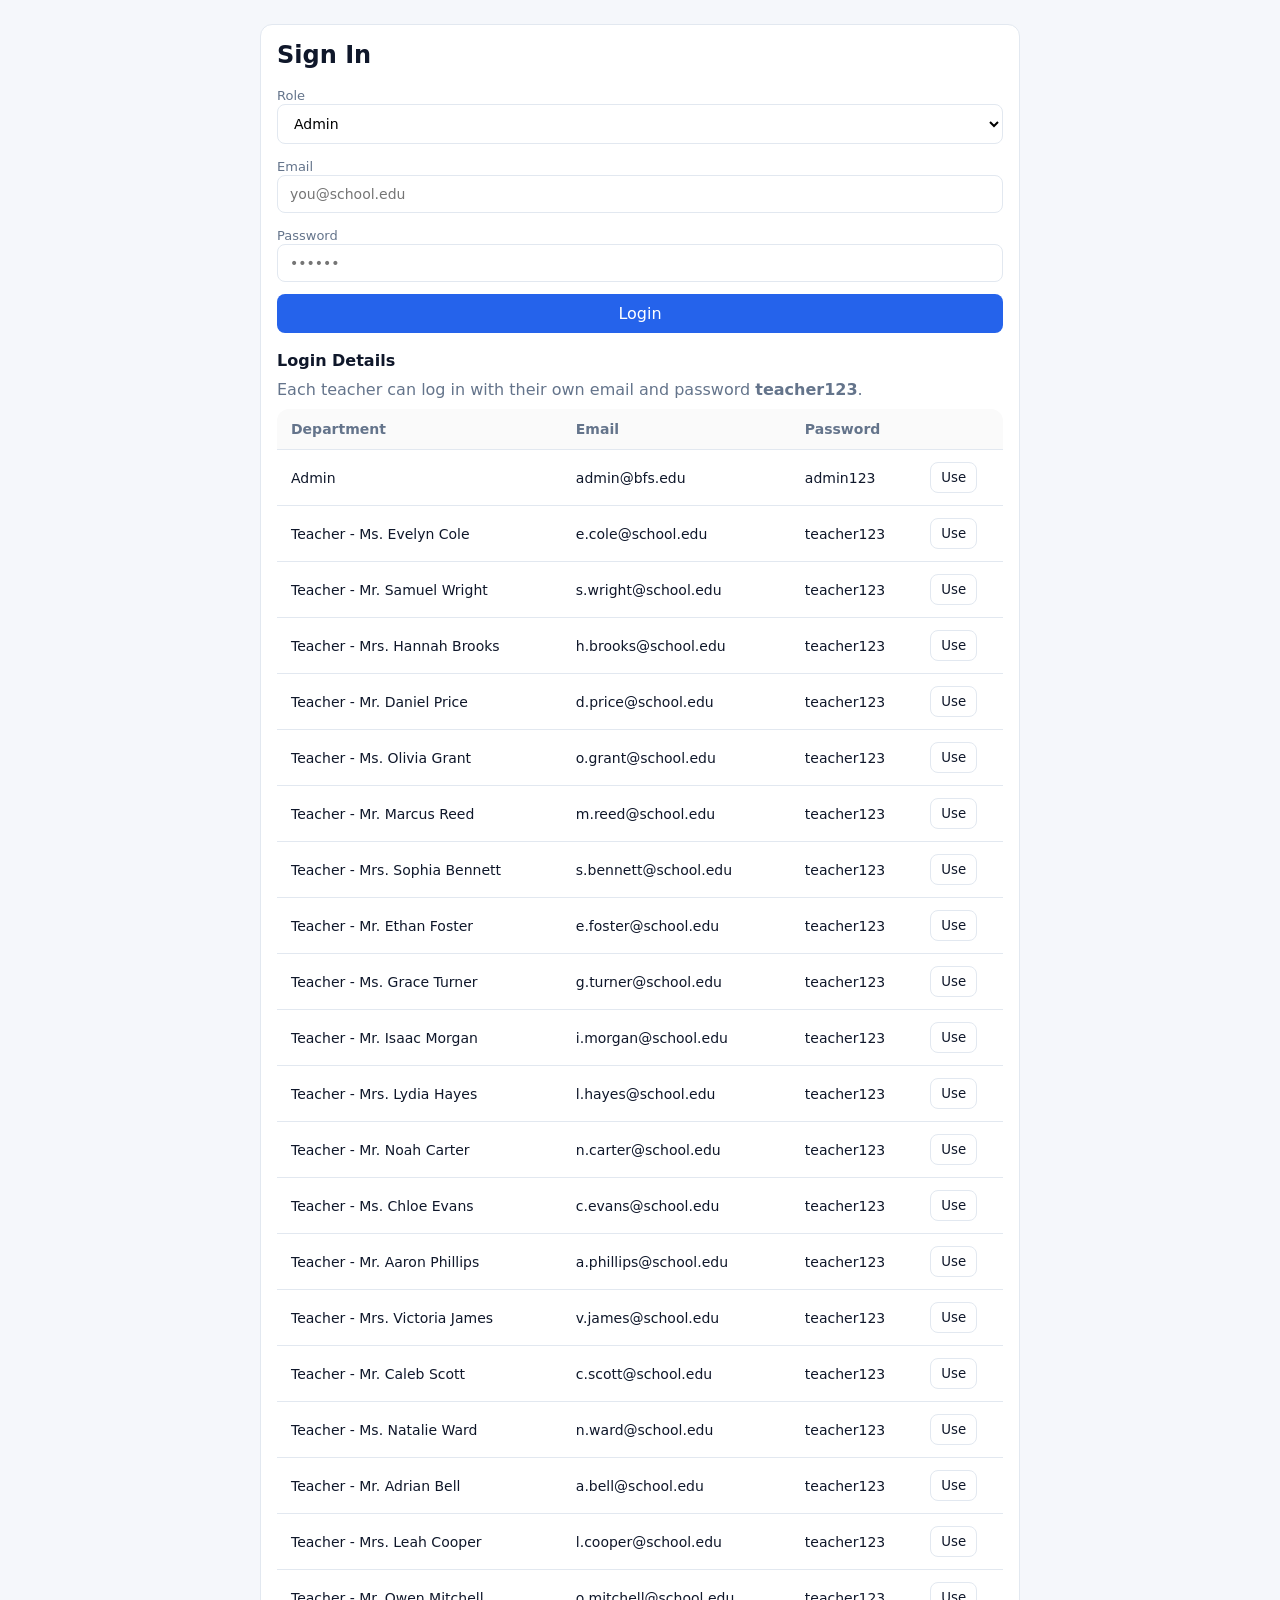
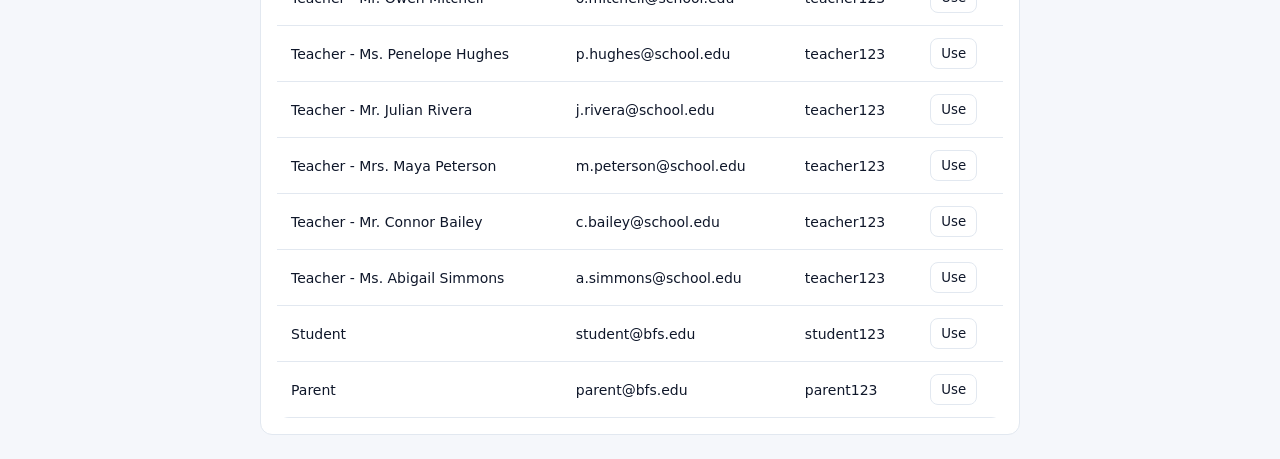
<file: settings.html>
<!DOCTYPE html>
<html lang="en">
<head>
  <meta charset="UTF-8">
  <title>Settings</title>
  <link rel="stylesheet" href="stylesheet/assets/styles.css">
  <style>
    .tabs{display:flex; gap:8px; border-bottom:1px solid var(--border); margin-bottom:16px;}
    .tab{padding:10px 14px; border-radius:8px 8px 0 0; cursor:pointer; color:var(--muted);}
    .tab.active{background:#fff; border:1px solid var(--border); border-bottom:1px solid #fff; color:var(--text); font-weight:600;}
  </style>
</head>
<body>
<div class="app">
  <aside class="sidebar">
    <h2>BrightFuture</h2>
    <a href="darshboard.html">Dashboard</a>
    <a href="student.html">Students</a>
    <a href="teachers.html">Teachers</a>
    <a href="classes.html">Classes</a>
    <a href="subjects.html">Subjects</a>
    <a href="attendance.html">Attendance</a>
    <a href="grades.html">Grades</a>
    <a href="fees.html">Fees</a>
    <a href="calender.html">Calendar</a>
    <a href="settings.html" class="active">Settings</a>
    <a href="index.html">Logout</a>
  </aside>
  <main class="main">
    <div class="topbar"><h1>Settings</h1><button class="btn" type="button">Save Changes</button></div>
    <div class="tabs">
      <div class="tab active">School Info</div>
      <div class="tab">Academic Year</div>
      <div class="tab">Users & Roles</div>
      <div class="tab">Fees</div>
    </div>
    <!-- Tab 1: School Info -->
    <div class="card">
      <h3 style="margin-bottom:12px;">School Information</h3>
      <form class="form">
        <div style="display:grid; grid-template-columns:1fr 1fr; gap:12px;">
          <div><label>School Name</label><input class="input" value="BrightFuture School"></div>
          <div><label>School Code</label><input class="input" value="BFS-001"></div>
          <div><label>Principal</label><input class="input" value="Mrs. Esther Cole"></div>
          <div><label>Contact Number</label><input class="input" value="+231 77 123 4567"></div>
          <div style="grid-column:1/-1;"><label>Address</label><input class="input" value="12th Street, Monrovia, Liberia"></div>
          <div><label>School Logo</label><input class="input" type="file"></div>
          <div><label>School Motto</label><input class="input" value="Excellence Through Learning"></div>
        </div>
      </form>
    </div>
    <!-- Tab 2: Academic Year -->
    <div class="card" style="margin-top:16px;">
      <h3 style="margin-bottom:12px;">Academic Year & Terms</h3>
      <form class="form">
        <div style="display:grid; grid-template-columns:1fr 1fr 1fr; gap:12px;">
          <div><label>Current Academic Year</label><input class="input" value="2025/2026"></div>
          <div><label>Term 1 Start</label><input class="input" type="date" value="2025-09-01"></div>
          <div><label>Term 1 End</label><input class="input" type="date" value="2025-12-15"></div>
          <div><label>Term 2 Start</label><input class="input" type="date" value="2026-01-05"></div>
          <div><label>Term 2 End</label><input class="input" type="date" value="2026-03-30"></div>
          <div><label>Term 3 End</label><input class="input" type="date" value="2026-06-30"></div>
        </div>
      </form>
    </div>
    <!-- Tab 3: Users & Roles -->
    <div class="card" style="margin-top:16px;">
      <h3 style="margin-bottom:12px;">Users & Roles</h3>
      <table>
        <thead><tr><th>Name</th><th>Email</th><th>Role</th><th>Status</th><th></th></tr></thead>
        <tbody>
          <tr><td>Admin User</td><td>admin@bfs.edu</td><td>Admin</td><td><span class="badge ok">Active</span></td><td><button class="btn ghost" type="button">Edit</button></td></tr>
          <tr><td>Mr. James Doe</td><td>james@bfs.edu</td><td>Teacher</td><td><span class="badge ok">Active</span></td><td><button class="btn ghost" type="button">Edit</button></td></tr>
          <tr><td>Mrs. Cole</td><td>principal@bfs.edu</td><td>Principal</td><td><span class="badge ok">Active</span></td><td><button class="btn ghost" type="button">Edit</button></td></tr>
        </tbody>
      </table>
      <button class="btn" style="margin-top:12px;" type="button">+ Add User</button>
    </div>
    <!-- Tab 4: Fees Structure -->
    <div class="card" style="margin-top:16px;">
      <h3 style="margin-bottom:12px;">Fee Structure</h3>
      <table>
        <thead><tr><th>Class</th><th>Tuition</th><th>Other Fees</th><th>Total</th></tr></thead>
        <tbody>
          <tr><td>Grade 7</td><td>$300</td><td>$50</td><td><strong>$350</strong></td></tr>
          <tr><td>Grade 8</td><td>$320</td><td>$50</td><td><strong>$370</strong></td></tr>
          <tr><td>Grade 9</td><td>$340</td><td>$50</td><td><strong>$390</strong></td></tr>
        </tbody>
      </table>
      <button class="btn ghost" style="margin-top:12px;" type="button">Edit Fee Structure</button>
    </div>
  </main>
</div>
<script src="stylesheet/assets/sidebar.js"></script>
<script src="stylesheet/assets/app.js"></script>
</body>
</html>
</file>
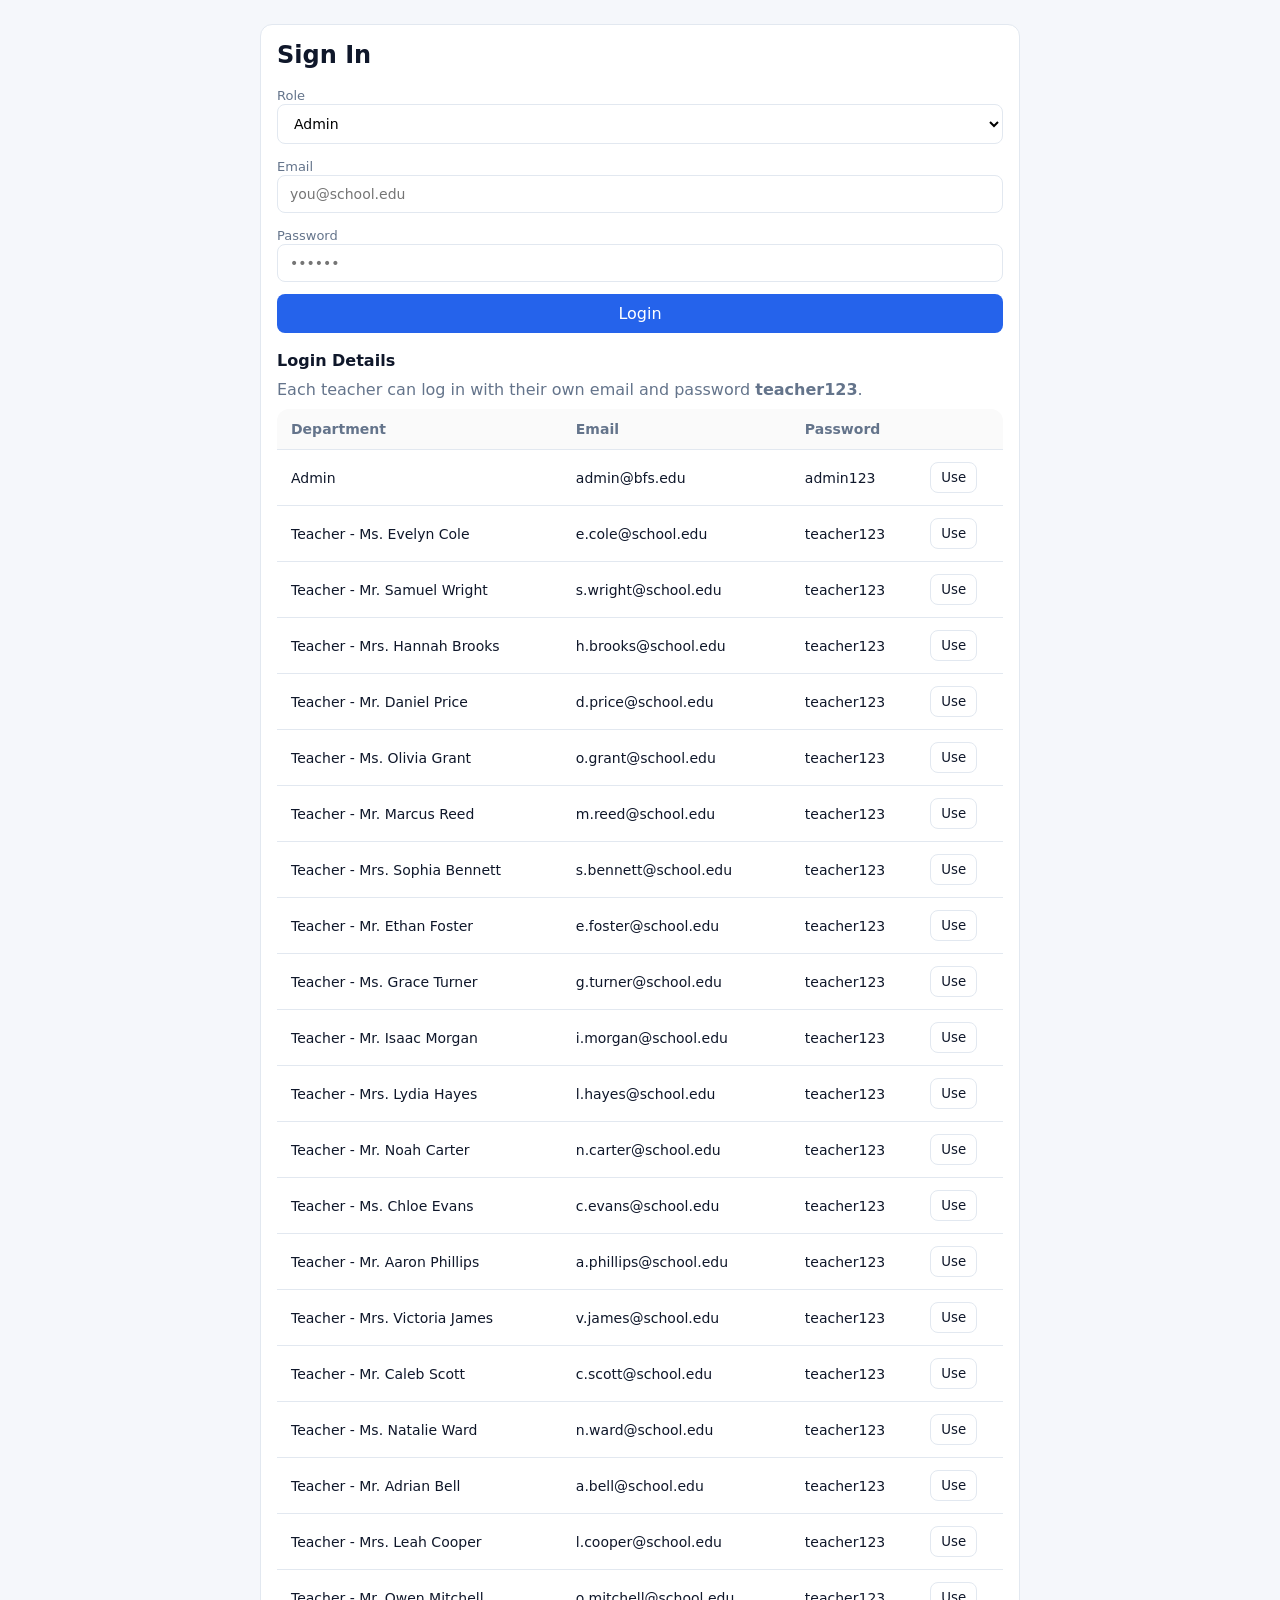
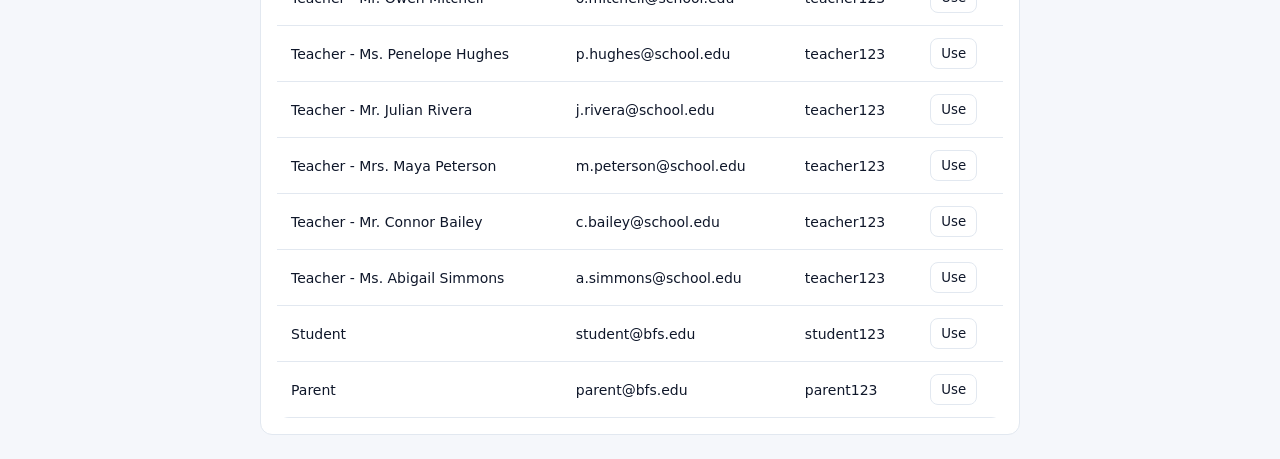
<file: student-portal.html>
<!DOCTYPE html>
<html lang="en">
<head>
  <meta charset="UTF-8">
  <title>Student Portal</title>
  <link rel="stylesheet" href="stylesheet/assets/styles.css">
  <style>
    .student-roster-title{
      margin:18px 12px 8px;
      color:#93c5fd;
      font-size:12px;
      font-weight:700;
      letter-spacing:.04em;
      text-transform:uppercase;
    }
    .student-link{
      width:100%;
      display:flex;
      flex-direction:column;
      align-items:flex-start;
      gap:2px;
      border:0;
      border-radius:8px;
      margin-bottom:4px;
      padding:9px 12px;
      background:transparent;
      color:#cbd5e1;
      cursor:pointer;
      text-align:left;
    }
    .student-link:hover, .student-link.active{background:var(--sidebar-hover); color:#fff;}
    .student-link span{font-size:12px; color:#94a3b8;}
    .student-link.active span{color:#bfdbfe;}
    .student-profile{
      display:grid;
      grid-template-columns:1.2fr repeat(4, 1fr);
      gap:16px;
      margin-bottom:16px;
    }
    .student-summary h2{font-size:20px; margin-bottom:6px;}
    .student-summary p{color:var(--muted); line-height:1.6; font-size:14px;}
    .tabs{display:flex; gap:8px; border-bottom:1px solid var(--border); margin-bottom:16px; flex-wrap:wrap;}
    .tab{padding:10px 14px; border-radius:8px 8px 0 0; cursor:pointer; color:var(--muted);}
    .tab.active{background:#fff; border:1px solid var(--border); border-bottom:1px solid #fff; color:var(--text); font-weight:600;}
    .detail-grid{
      display:grid;
      grid-template-columns:repeat(2, minmax(0, 1fr));
      gap:12px;
    }
    .detail-item{
      border:1px solid var(--border);
      border-radius:8px;
      padding:12px;
      background:#fafafa;
    }
    .detail-item h4{font-size:13px; color:var(--muted); font-weight:600; margin-bottom:6px;}
    .detail-item p{font-size:15px; line-height:1.5;}
    .table-scroll{
      width:100%;
      overflow-x:auto;
    }
    .grade-table{
      min-width:1180px;
    }
    @media(max-width:1100px){
      .student-profile{grid-template-columns:1fr 1fr;}
    }
    @media(max-width:700px){
      .student-profile, .detail-grid{grid-template-columns:1fr;}
    }
  </style>
</head>
<body>
<div class="app">
  <aside class="sidebar">
    <h2>BrightFuture</h2>
    <a href="darshboard.html">Dashboard</a>
    <a href="student.html">Students</a>
    <a href="student-portal.html" class="active">Student Portal</a>
    <div class="student-roster-title">Student List</div>
    <div id="studentRoster"></div>
    <a href="index.html">Logout</a>
  </aside>
  <main class="main">
    <div class="topbar"><h1>Student Portal</h1></div>

    <section class="student-profile">
      <div class="card student-summary">
        <h2 id="studentName">Student Name</h2>
        <p id="studentMeta">Student information</p>
      </div>
      <div class="card stat"><h3>Class</h3><p id="classStat">-</p></div>
      <div class="card stat"><h3>Subjects</h3><p id="subjectStat">0</p></div>
      <div class="card stat"><h3>Average</h3><p id="averageStat">0%</p></div>
      <div class="card stat"><h3>Attendance</h3><p id="attendanceStat">0%</p></div>
    </section>

    <div class="tabs">
      <div class="tab active">Profile</div>
      <div class="tab">Class</div>
      <div class="tab">Grades</div>
      <div class="tab">Attendance</div>
      <div class="tab">Parent</div>
      <div class="tab">Fees</div>
    </div>

    <div class="card" id="profile">
      <h3 style="margin-bottom:12px;">Profile Information</h3>
      <div class="detail-grid" id="profileDetails"></div>
    </div>

    <div class="card" id="classInfo" style="margin-top:16px;">
      <h3 style="margin-bottom:12px;">Class Information</h3>
      <div class="detail-grid" id="classDetails" style="margin-bottom:12px;"></div>
      <table>
        <thead><tr><th>Subject</th><th>Teacher</th><th>Room</th><th>Weekly Periods</th></tr></thead>
        <tbody id="subjectsBody"></tbody>
      </table>
    </div>

    <div class="card" id="grades" style="margin-top:16px;">
      <h3 style="margin-bottom:12px;">Grade Information</h3>
      <div class="table-scroll">
        <table class="grade-table">
          <thead>
            <tr>
              <th>Subject</th>
              <th>1st Pd /100</th>
              <th>2nd Pd /100</th>
              <th>3rd Pd /100</th>
              <th>Exam /100</th>
              <th>4th Pd /100</th>
              <th>5th Pd /100</th>
              <th>6th Pd /100</th>
              <th>Exam /100</th>
              <th>Final Grade</th>
            </tr>
          </thead>
          <tbody id="gradesBody"></tbody>
        </table>
      </div>
    </div>

    <div class="card" id="attendance" style="margin-top:16px;">
      <h3 style="margin-bottom:12px;">Attendance Information</h3>
      <table>
        <thead><tr><th>Date</th><th>Subject</th><th>Teacher</th><th>Status</th></tr></thead>
        <tbody id="attendanceBody"></tbody>
      </table>
    </div>

    <div class="card" id="parent" style="margin-top:16px;">
      <h3 style="margin-bottom:12px;">Parent Information</h3>
      <div class="detail-grid" id="parentDetails"></div>
    </div>

    <div class="card" id="fees" style="margin-top:16px;">
      <h3 style="margin-bottom:12px;">Fee Information</h3>
      <table>
        <thead><tr><th>Term Fee</th><th>Paid</th><th>Balance</th><th>Status</th></tr></thead>
        <tbody id="feesBody"></tbody>
      </table>
    </div>
  </main>
</div>
<script>
  const students = [
    {id:"S-1021", name:"Amara Johnson", gender:"Female", dob:"2013-04-12", address:"14 Palm Avenue", className:"Grade 7A", stream:"Blue", parent:"Mrs. Naomi Johnson", relation:"Mother", parentPhone:"+1 555-0101", parentEmail:"naomi.johnson@email.com", status:"Active", attendance:96, average:84, feePaid:350},
    {id:"S-1022", name:"David Mensah", gender:"Male", dob:"2011-08-19", address:"22 Cedar Street", className:"Grade 9B", stream:"Gold", parent:"Mr. Kwame Mensah", relation:"Father", parentPhone:"+1 555-0102", parentEmail:"kwame.mensah@email.com", status:"Fees Due", attendance:91, average:76, feePaid:210},
    {id:"S-1023", name:"Sarah Kamara", gender:"Female", dob:"2012-01-30", address:"7 Market Road", className:"Grade 8B", stream:"Blue", parent:"Mrs. Mariama Kamara", relation:"Mother", parentPhone:"+1 555-0103", parentEmail:"mariama.kamara@email.com", status:"Active", attendance:97, average:88, feePaid:350},
    {id:"S-1024", name:"Leo Martin", gender:"Male", dob:"2013-11-05", address:"31 Lake View", className:"Grade 7A", stream:"Green", parent:"Mr. Paul Martin", relation:"Father", parentPhone:"+1 555-0104", parentEmail:"paul.martin@email.com", status:"Active", attendance:94, average:81, feePaid:350},
    {id:"S-1025", name:"Aisha Conteh", gender:"Female", dob:"2012-06-23", address:"9 Hill Lane", className:"Grade 8A", stream:"Gold", parent:"Mrs. Fatima Conteh", relation:"Mother", parentPhone:"+1 555-0105", parentEmail:"fatima.conteh@email.com", status:"Active", attendance:98, average:91, feePaid:350},
    {id:"S-1026", name:"Noah Allen", gender:"Male", dob:"2011-02-14", address:"18 River Close", className:"Grade 9A", stream:"Blue", parent:"Mrs. Linda Allen", relation:"Mother", parentPhone:"+1 555-0106", parentEmail:"linda.allen@email.com", status:"Active", attendance:92, average:73, feePaid:280},
    {id:"S-1027", name:"Maya Peterson", gender:"Female", dob:"2014-09-09", address:"45 King Street", className:"Grade 6A", stream:"Green", parent:"Mr. Daniel Peterson", relation:"Father", parentPhone:"+1 555-0107", parentEmail:"daniel.peterson@email.com", status:"Active", attendance:95, average:86, feePaid:350},
    {id:"S-1028", name:"Ethan Foster", gender:"Male", dob:"2013-03-27", address:"11 Unity Road", className:"Grade 7B", stream:"Gold", parent:"Mrs. Helen Foster", relation:"Mother", parentPhone:"+1 555-0108", parentEmail:"helen.foster@email.com", status:"Active", attendance:93, average:79, feePaid:350},
    {id:"S-1029", name:"Chloe Evans", gender:"Female", dob:"2012-12-01", address:"6 Maple Drive", className:"Grade 8C", stream:"Blue", parent:"Mr. Owen Evans", relation:"Father", parentPhone:"+1 555-0109", parentEmail:"owen.evans@email.com", status:"Active", attendance:96, average:83, feePaid:350},
    {id:"S-1030", name:"Isaac Morgan", gender:"Male", dob:"2010-10-18", address:"29 Bridge Road", className:"Grade 10A", stream:"Green", parent:"Mrs. Ruth Morgan", relation:"Mother", parentPhone:"+1 555-0110", parentEmail:"ruth.morgan@email.com", status:"Active", attendance:90, average:74, feePaid:300},
    {id:"S-1031", name:"Grace Turner", gender:"Female", dob:"2014-05-21", address:"17 School Lane", className:"Grade 6B", stream:"Gold", parent:"Mr. Andrew Turner", relation:"Father", parentPhone:"+1 555-0111", parentEmail:"andrew.turner@email.com", status:"Active", attendance:99, average:92, feePaid:350},
    {id:"S-1032", name:"Caleb Scott", gender:"Male", dob:"2011-07-16", address:"8 West End", className:"Grade 9C", stream:"Blue", parent:"Mrs. Patricia Scott", relation:"Mother", parentPhone:"+1 555-0112", parentEmail:"patricia.scott@email.com", status:"Active", attendance:94, average:80, feePaid:350},
    {id:"S-1033", name:"Natalie Ward", gender:"Female", dob:"2013-01-11", address:"21 Garden Street", className:"Grade 7D", stream:"Green", parent:"Mr. Simon Ward", relation:"Father", parentPhone:"+1 555-0113", parentEmail:"simon.ward@email.com", status:"Active", attendance:97, average:89, feePaid:350},
    {id:"S-1034", name:"Aaron Phillips", gender:"Male", dob:"2014-02-28", address:"12 Mission Road", className:"Grade 6C", stream:"Gold", parent:"Mrs. Clara Phillips", relation:"Mother", parentPhone:"+1 555-0114", parentEmail:"clara.phillips@email.com", status:"Fees Due", attendance:89, average:68, feePaid:180},
    {id:"S-1035", name:"Victoria James", gender:"Female", dob:"2011-09-13", address:"3 Orchard Close", className:"Grade 9C", stream:"Blue", parent:"Mr. George James", relation:"Father", parentPhone:"+1 555-0115", parentEmail:"george.james@email.com", status:"Active", attendance:95, average:85, feePaid:350},
    {id:"S-1036", name:"Adrian Bell", gender:"Male", dob:"2014-06-06", address:"24 Chapel Lane", className:"Grade 5C", stream:"Green", parent:"Mrs. Erica Bell", relation:"Mother", parentPhone:"+1 555-0116", parentEmail:"erica.bell@email.com", status:"Active", attendance:96, average:82, feePaid:350},
    {id:"S-1037", name:"Leah Cooper", gender:"Female", dob:"2012-03-08", address:"13 College Road", className:"Grade 8D", stream:"Gold", parent:"Mr. Henry Cooper", relation:"Father", parentPhone:"+1 555-0117", parentEmail:"henry.cooper@email.com", status:"Active", attendance:92, average:78, feePaid:310},
    {id:"S-1038", name:"Owen Mitchell", gender:"Male", dob:"2011-05-25", address:"5 North Road", className:"Grade 9D", stream:"Blue", parent:"Mrs. Laura Mitchell", relation:"Mother", parentPhone:"+1 555-0118", parentEmail:"laura.mitchell@email.com", status:"Active", attendance:93, average:77, feePaid:350},
    {id:"S-1039", name:"Penelope Hughes", gender:"Female", dob:"2015-08-03", address:"19 Pine Street", className:"Grade 4A", stream:"Green", parent:"Mr. Mark Hughes", relation:"Father", parentPhone:"+1 555-0119", parentEmail:"mark.hughes@email.com", status:"Active", attendance:98, average:90, feePaid:350},
    {id:"S-1040", name:"Julian Rivera", gender:"Male", dob:"2012-04-17", address:"2 Sunset Road", className:"Grade 8E", stream:"Gold", parent:"Mrs. Elena Rivera", relation:"Mother", parentPhone:"+1 555-0120", parentEmail:"elena.rivera@email.com", status:"Active", attendance:91, average:75, feePaid:290},
    {id:"S-1041", name:"Abigail Simmons", gender:"Female", dob:"2014-12-22", address:"26 Station Road", className:"Grade 5D", stream:"Blue", parent:"Mr. Peter Simmons", relation:"Father", parentPhone:"+1 555-0121", parentEmail:"peter.simmons@email.com", status:"Active", attendance:97, average:87, feePaid:350},
    {id:"S-1042", name:"Connor Bailey", gender:"Male", dob:"2014-01-07", address:"30 Queens Road", className:"Grade 6D", stream:"Green", parent:"Mrs. Angela Bailey", relation:"Mother", parentPhone:"+1 555-0122", parentEmail:"angela.bailey@email.com", status:"Active", attendance:95, average:81, feePaid:350},
    {id:"S-1043", name:"Sophia Bennett", gender:"Female", dob:"2015-11-20", address:"15 Valley Road", className:"Grade 5A", stream:"Gold", parent:"Mr. Martin Bennett", relation:"Father", parentPhone:"+1 555-0123", parentEmail:"martin.bennett@email.com", status:"Active", attendance:99, average:93, feePaid:350},
    {id:"S-1044", name:"Marcus Reed", gender:"Male", dob:"2012-02-02", address:"10 Oak Avenue", className:"Grade 8B", stream:"Blue", parent:"Mrs. Joan Reed", relation:"Mother", parentPhone:"+1 555-0124", parentEmail:"joan.reed@email.com", status:"Active", attendance:96, average:84, feePaid:350},
    {id:"S-1045", name:"Olivia Grant", gender:"Female", dob:"2014-07-15", address:"28 Church Road", className:"Grade 6B", stream:"Green", parent:"Mr. Brian Grant", relation:"Father", parentPhone:"+1 555-0125", parentEmail:"brian.grant@email.com", status:"Active", attendance:94, average:80, feePaid:330},
    {id:"S-1046", name:"Daniel Price", gender:"Male", dob:"2010-09-26", address:"4 Central Avenue", className:"Grade 10C", stream:"Gold", parent:"Mrs. Irene Price", relation:"Mother", parentPhone:"+1 555-0126", parentEmail:"irene.price@email.com", status:"Active", attendance:92, average:78, feePaid:350},
    {id:"S-1047", name:"Hannah Brooks", gender:"Female", dob:"2012-10-10", address:"33 Park Lane", className:"Grade 8A", stream:"Blue", parent:"Mr. Victor Brooks", relation:"Father", parentPhone:"+1 555-0127", parentEmail:"victor.brooks@email.com", status:"Active", attendance:97, average:86, feePaid:350},
    {id:"S-1048", name:"Samuel Wright", gender:"Male", dob:"2013-06-29", address:"16 East Road", className:"Grade 7C", stream:"Green", parent:"Mrs. Mercy Wright", relation:"Mother", parentPhone:"+1 555-0128", parentEmail:"mercy.wright@email.com", status:"Fees Due", attendance:88, average:70, feePaid:160},
    {id:"S-1049", name:"Evelyn Cole", gender:"Female", dob:"2011-12-14", address:"20 Library Street", className:"Grade 9A", stream:"Gold", parent:"Mr. Joseph Cole", relation:"Father", parentPhone:"+1 555-0129", parentEmail:"joseph.cole@email.com", status:"Active", attendance:95, average:82, feePaid:350},
    {id:"S-1050", name:"Lydia Hayes", gender:"Female", dob:"2015-03-31", address:"25 Crown Close", className:"Grade 5B", stream:"Blue", parent:"Mrs. Esther Hayes", relation:"Mother", parentPhone:"+1 555-0130", parentEmail:"esther.hayes@email.com", status:"Active", attendance:98, average:91, feePaid:350}
  ];

  const classTeachers = {
    "Grade 4A":"Ms. Penelope Hughes",
    "Grade 5A":"Mrs. Sophia Bennett",
    "Grade 5B":"Mrs. Lydia Hayes",
    "Grade 5C":"Mr. Adrian Bell",
    "Grade 5D":"Ms. Abigail Simmons",
    "Grade 6A":"Ms. Grace Turner",
    "Grade 6B":"Ms. Olivia Grant",
    "Grade 6C":"Mr. Aaron Phillips",
    "Grade 6D":"Mr. Connor Bailey",
    "Grade 7A":"Mr. Samuel Wright",
    "Grade 7B":"Mr. Ethan Foster",
    "Grade 7C":"Ms. Chloe Evans",
    "Grade 7D":"Ms. Natalie Ward",
    "Grade 8A":"Mrs. Hannah Brooks",
    "Grade 8B":"Mr. Marcus Reed",
    "Grade 8C":"Mr. Noah Carter",
    "Grade 8D":"Mrs. Leah Cooper",
    "Grade 8E":"Mr. Julian Rivera",
    "Grade 9A":"Mr. Daniel Price",
    "Grade 9B":"Ms. Evelyn Cole",
    "Grade 9C":"Mrs. Victoria James",
    "Grade 9D":"Mr. Owen Mitchell",
    "Grade 10A":"Mr. Isaac Morgan",
    "Grade 10C":"Mr. Caleb Scott"
  };
  const subjects = [
    ["Mathematics","Ms. Evelyn Cole","Block A-12",5],
    ["English Language","Mr. Samuel Wright","Room 18",5],
    ["Basic Science","Mrs. Lydia Hayes","Science Lab",4],
    ["Social Studies","Ms. Chloe Evans","Block B-04",3],
    ["Computer Studies","Mr. Marcus Reed","Lab 2",3],
    ["Physical Education","Mr. Ethan Foster","Field",2]
  ];
  const dates = ["2026-05-04","2026-05-05","2026-05-06","2026-05-07","2026-05-08"];

  const makeRows = (items, renderer) => items.map(renderer).join("");
  const detailItem = (label, value) => `<div class="detail-item"><h4>${label}</h4><p>${value}</p></div>`;
  const money = (value) => `$${Number(value).toLocaleString()}`;

  const scoreToGrade = (score) => score >= 80 ? "A" : score >= 70 ? "B" : score >= 60 ? "C" : "D";
  const clampScore = (score) => Math.min(100, Math.max(45, Math.round(score)));
  const studentGrades = (student) => subjects.map(([subject], index) => {
    const base = student.average + (index % 3) - 1;
    const firstPeriods = [
      clampScore(base + 3),
      clampScore(base - 2),
      clampScore(base + 1)
    ];
    const secondPeriods = [
      clampScore(base + 2),
      clampScore(base - 1),
      clampScore(base + 4)
    ];
    const firstExam = clampScore(base - 3 + (index % 2));
    const secondExam = clampScore(base + 1 - (index % 2));
    const finalScore = Math.round((firstPeriods.reduce((sum, score) => sum + score, 0) + firstExam + secondPeriods.reduce((sum, score) => sum + score, 0) + secondExam) / 8);
    const finalGrade = scoreToGrade(finalScore);
    return {subject, firstPeriods, firstExam, secondPeriods, secondExam, finalScore, finalGrade};
  });

  const renderStudent = (studentId) => {
    const student = students.find((item) => item.id === studentId) || students[0];
    const grades = studentGrades(student);
    const termFee = 350;
    const balance = Math.max(termFee - student.feePaid, 0);

    document.getElementById("studentName").textContent = student.name;
    document.getElementById("studentMeta").innerHTML = `${student.id} &bull; ${student.className} ${student.stream}<br>${student.status}<br>Parent: ${student.parent}`;
    document.getElementById("classStat").textContent = student.className.replace("Grade ", "");
    document.getElementById("subjectStat").textContent = subjects.length;
    document.getElementById("averageStat").textContent = `${student.average}%`;
    document.getElementById("attendanceStat").textContent = `${student.attendance}%`;

    document.getElementById("profileDetails").innerHTML = [
      detailItem("Student ID", student.id),
      detailItem("Full Name", student.name),
      detailItem("Gender", student.gender),
      detailItem("Date of Birth", student.dob),
      detailItem("Address", student.address),
      detailItem("Status", `<span class="badge ${student.status === "Active" ? "ok" : "warn"}">${student.status}</span>`)
    ].join("");

    document.getElementById("classDetails").innerHTML = [
      detailItem("Class", student.className),
      detailItem("Stream", student.stream),
      detailItem("Class Teacher", classTeachers[student.className] || "Not Assigned"),
      detailItem("Academic Year", "2026")
    ].join("");
    document.getElementById("subjectsBody").innerHTML = makeRows(subjects, ([subject, teacher, room, periods]) =>
      `<tr><td>${subject}</td><td>${teacher}</td><td>${room}</td><td>${periods}</td></tr>`
    );

    document.getElementById("gradesBody").innerHTML = makeRows(grades, (item) => {
      const gradeClass = item.finalGrade === "A" ? "ok" : item.finalGrade === "D" ? "warn" : "";
      return `<tr><td>${item.subject}</td><td>${item.firstPeriods[0]}</td><td>${item.firstPeriods[1]}</td><td>${item.firstPeriods[2]}</td><td>${item.firstExam}</td><td>${item.secondPeriods[0]}</td><td>${item.secondPeriods[1]}</td><td>${item.secondPeriods[2]}</td><td>${item.secondExam}</td><td><span class="badge ${gradeClass}">${item.finalGrade} (${item.finalScore}%)</span></td></tr>`;
    });

    document.getElementById("attendanceBody").innerHTML = makeRows(dates, (date, index) => {
      const [subject, teacher] = subjects[index % subjects.length];
      const absent = student.attendance < 92 && index === 3;
      return `<tr><td>${date}</td><td>${subject}</td><td>${teacher}</td><td><span class="badge ${absent ? "warn" : "ok"}">${absent ? "Absent" : "Present"}</span></td></tr>`;
    });

    document.getElementById("parentDetails").innerHTML = [
      detailItem("Parent / Guardian", student.parent),
      detailItem("Relationship", student.relation),
      detailItem("Phone", student.parentPhone),
      detailItem("Email", student.parentEmail)
    ].join("");

    document.getElementById("feesBody").innerHTML =
      `<tr><td>${money(termFee)}</td><td>${money(student.feePaid)}</td><td>${money(balance)}</td><td><span class="badge ${balance === 0 ? "ok" : "warn"}">${balance === 0 ? "Paid" : "Partial"}</span></td></tr>`;

    document.querySelectorAll(".student-link").forEach((button) => {
      button.classList.toggle("active", button.dataset.studentId === student.id);
    });
  };

  const roster = document.getElementById("studentRoster");
  roster.innerHTML = students.map((student) =>
    `<button class="student-link" type="button" data-student-id="${student.id}">${student.name}<span>${student.id} &bull; ${student.className}</span></button>`
  ).join("");
  roster.addEventListener("click", (event) => {
    const button = event.target.closest(".student-link");
    if (!button) return;
    renderStudent(button.dataset.studentId);
  });

  renderStudent(students[0].id);
</script>
<script src="stylesheet/assets/sidebar.js"></script>
<script src="stylesheet/assets/app.js"></script>
</body>
</html>
</file>
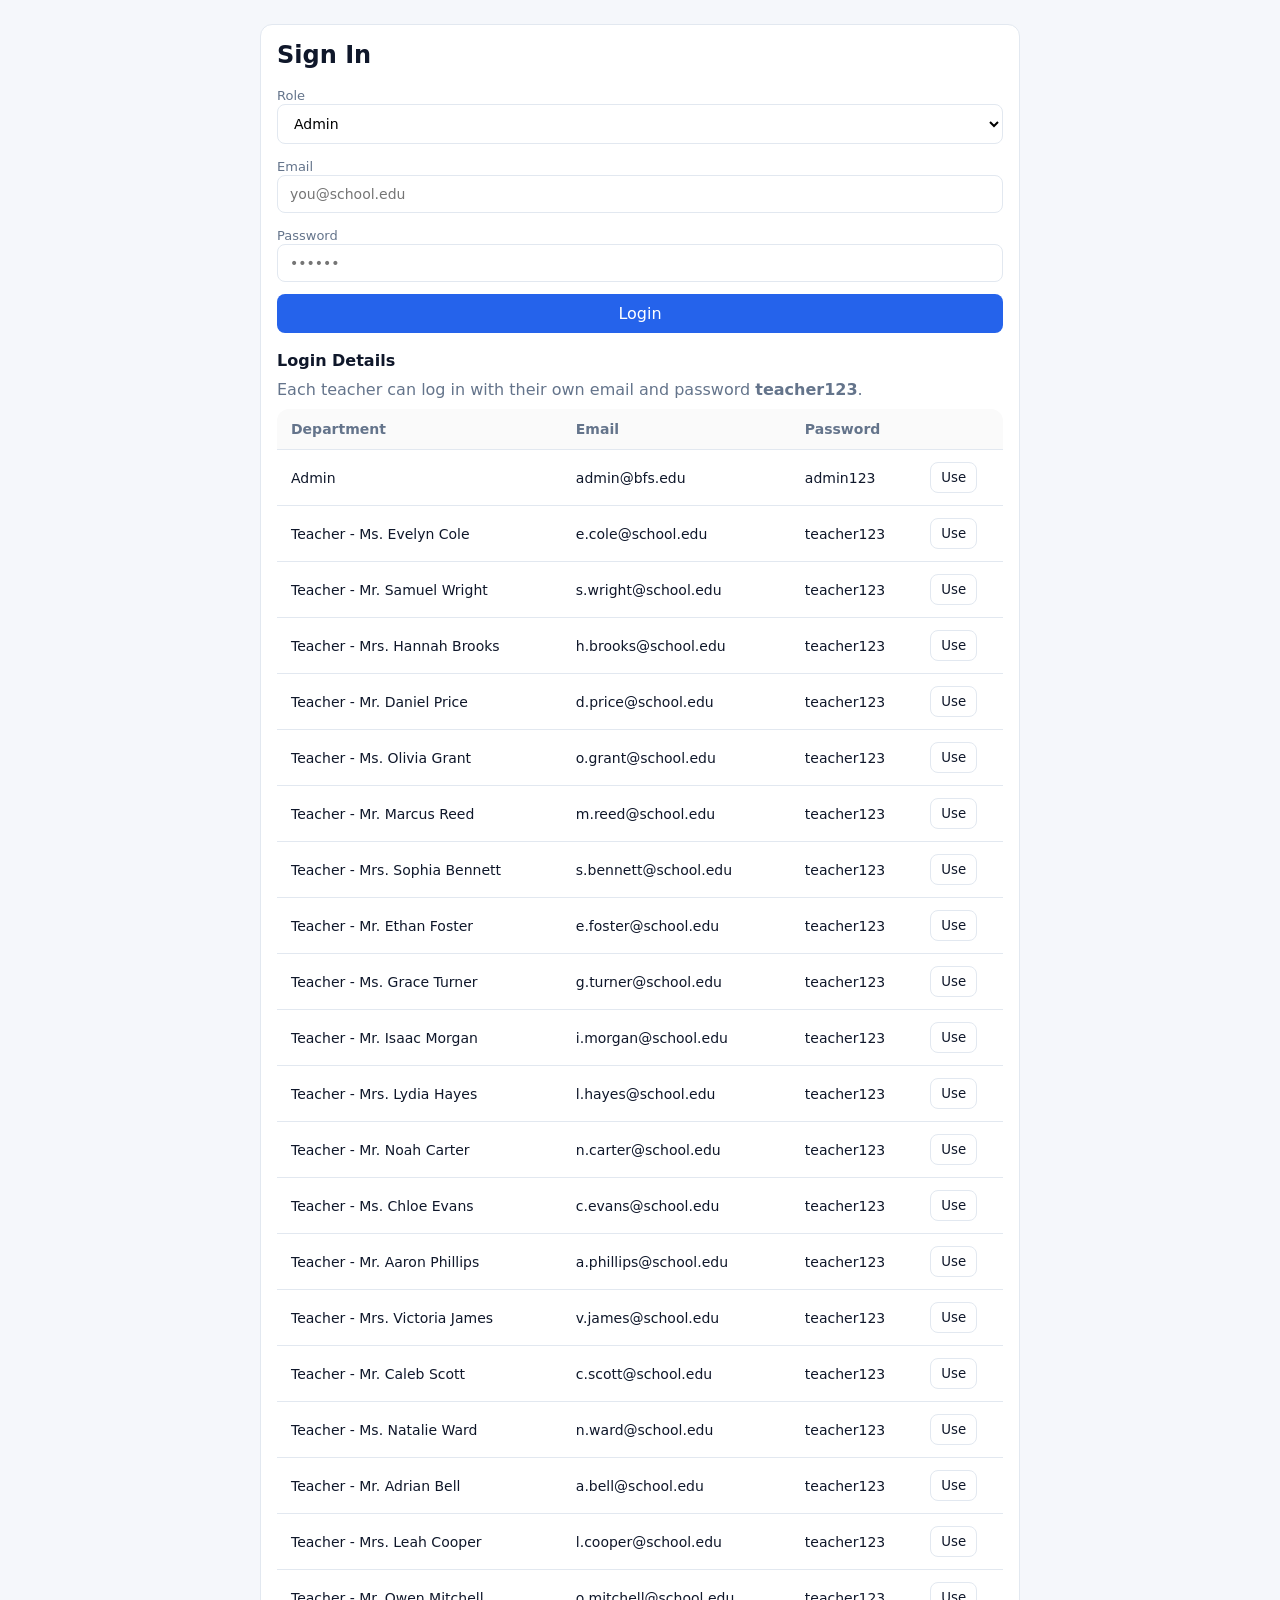
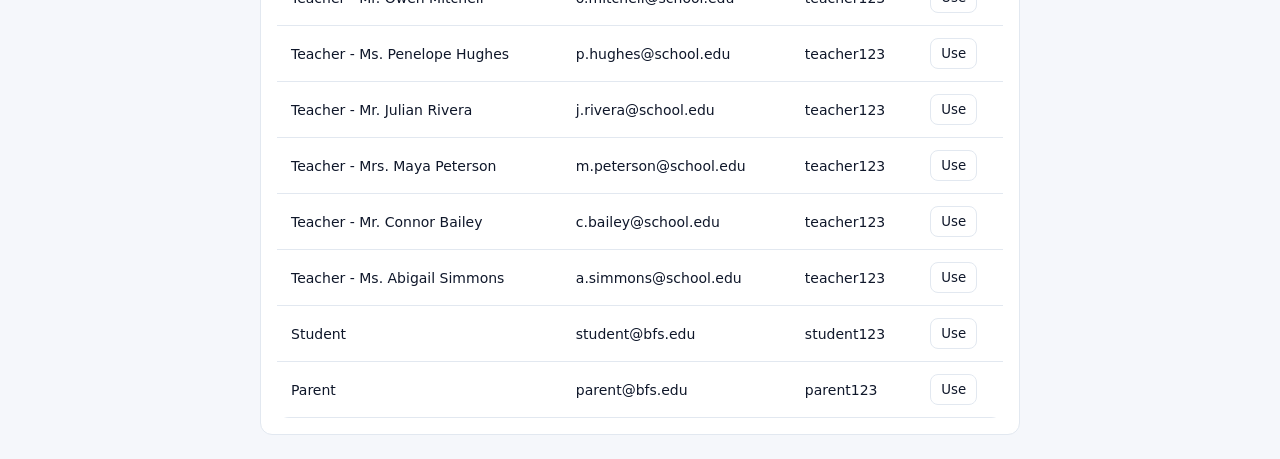
<file: student.html>
<!DOCTYPE html>
<html lang="en">
<head><meta charset="UTF-8">
    <title>Students</title>
    <link rel="stylesheet" href="stylesheet/assets/styles.css">
</head>
<body>
<div class="app">
  <aside class="sidebar">
    <h2>BrightFuture</h2>
    <a href="darshboard.html">Dashboard</a>
    <a href="student.html" class="active">Students</a>
    <a href="teachers.html">Teachers</a>
    <a href="classes.html">Classes</a>
    <a href="subjects.html">Subjects</a>
    <a href="attendance.html">Attendance</a>
    <a href="grades.html">Grades</a>
    <a href="fees.html">Fees</a>
    <a href="calender.html">Calendar</a>
    <a href="settings.html">Settings</a>
    <a href="index.html">Logout</a>
  </aside>
  <main class="main">
    <div class="topbar"><h1>Students</h1><a class="btn" href="#add">Add Student</a></div>
    <div class="card" style="margin-bottom:16px;">
      <input class="input" placeholder="Search students by name or ID...">
    </div>
    <table>
      <thead><tr><th>ID</th><th>Name</th><th>Class</th><th>Parent</th><th>Status</th></tr></thead>
      <tbody>
        <tr><td>S-1021</td><td>Amara Johnson</td><td>7A</td><td>Mrs. Johnson</td><td><span class="badge ok">Active</span></td></tr>
        <tr><td>S-1022</td><td>David Mensah</td><td>9B</td><td>Mr. Mensah</td><td><span class="badge warn">Fees Due</span></td></tr>
      </tbody>
    </table>
    <div class="card" id="add" style="margin-top:16px;">
      <h3 style="margin-bottom:12px;">Add New Student</h3>
      <form class="form">
        <div style="display:grid; grid-template-columns:1fr 1fr; gap:12px;">
          <div><label>Full Name</label><input class="input"></div>
          <div><label>Class</label><select class="input"><option>7A</option><option>9B</option></select></div>
          <div><label>Parent Name</label><input class="input"></div>
          <div><label>Contact</label><input class="input"></div>
        </div>
        <button class="btn" type="button">Save Student</button>
      </form>
    </div>
  </main>
</div>
<script src="stylesheet/assets/sidebar.js"></script>
<script src="stylesheet/assets/app.js"></script>
</body>
</html>
</file>
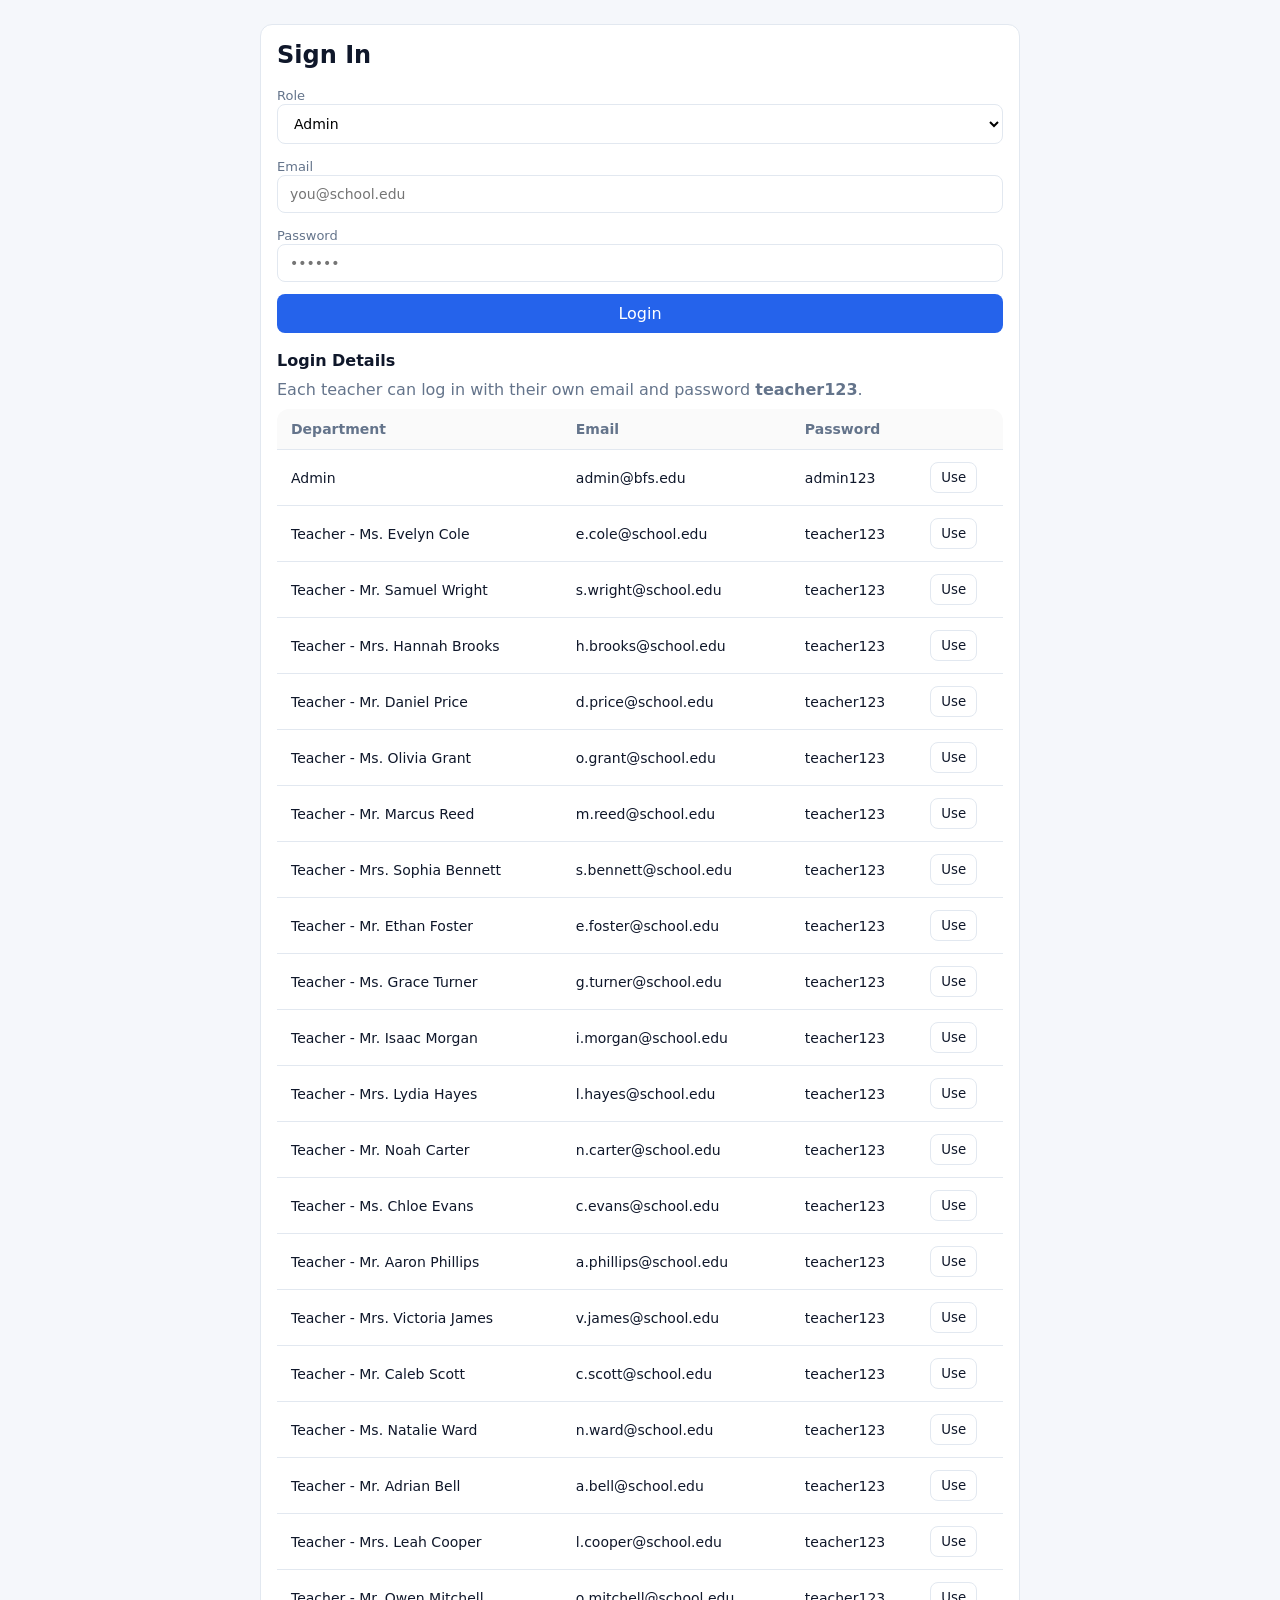
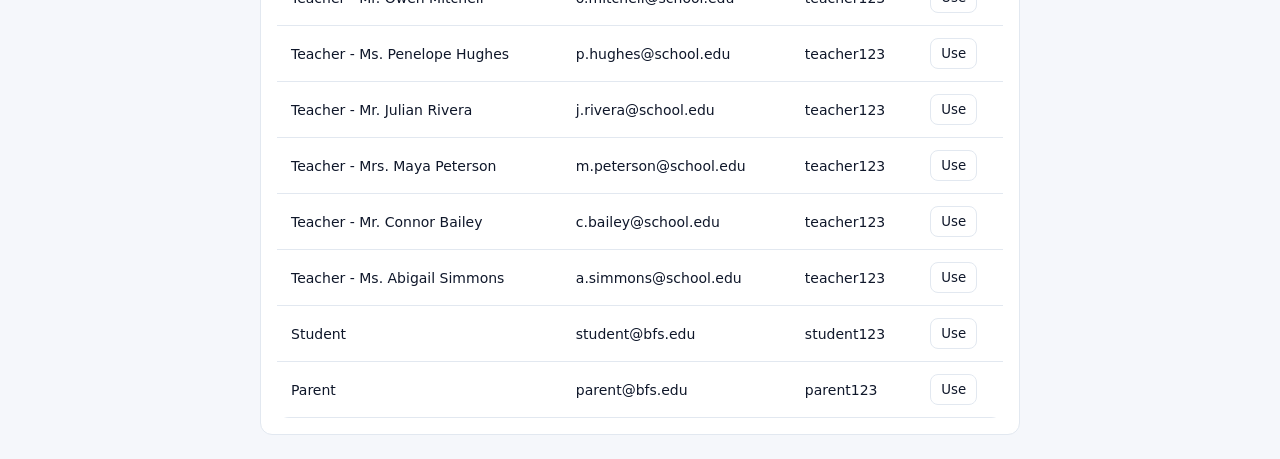
<file: subjects.html>
<!DOCTYPE html>
<html lang="en">
<head><meta charset="UTF-8">
    <title>Subjects</title>
    <link rel="stylesheet" href="stylesheet/assets/styles.css">
</head>
<body>
<div class="app">
  <aside class="sidebar">
    <h2>BrightFuture</h2>
    <a href="darshboard.html">Dashboard</a>
    <a href="student.html">Students</a>
    <a href="teachers.html">Teachers</a>
    <a href="classes.html">Classes</a>
    <a href="subjects.html" class="active">Subjects</a>
    <a href="attendance.html">Attendance</a>
    <a href="grades.html">Grades</a>
    <a href="fees.html">Fees</a>
    <a href="calender.html">Calendar</a>
    <a href="settings.html">Settings</a>
    <a href="index.html">Logout</a>
  </aside>
  <main class="main">
    <div class="topbar"><h1>Subjects</h1><a class="btn" href="#add">Add Subject</a></div>
    <table>
      <thead><tr><th>Code</th><th>Subject Name</th><th>Teacher</th><th>Classes</th></tr></thead>
      <tbody>
        <tr><td>MATH101</td><td>Mathematics</td><td>Ms. Evelyn Cole</td><td>7A, 8B, 9B</td></tr>
        <tr><td>ENG101</td><td>English Language</td><td>Mr. Samuel Wright</td><td>7A, 9B</td></tr>
      </tbody>
    </table>
    <div class="card" id="add" style="margin-top:16px;">
      <h3 style="margin-bottom:12px;">Add New Subject</h3>
      <form class="form" style="grid-template-columns:1fr 1fr; gap:12px;">
        <div><label>Subject Code</label><input class="input" placeholder="SCI101"></div>
        <div><label>Subject Name</label><input class="input"></div>
        <div><label>Assigned Teacher</label><select class="input"><option>Ms. Evelyn Cole</option></select></div>
        <div><label>Taught in Classes</label><input class="input" placeholder="7A, 8B"></div>
        <div style="grid-column:span 2;"><button class="btn" type="button">Save Subject</button></div>
      </form>
    </div>
  </main>
</div>
<script src="stylesheet/assets/sidebar.js"></script>
<script src="stylesheet/assets/app.js"></script>
</body>
</html>
</file>
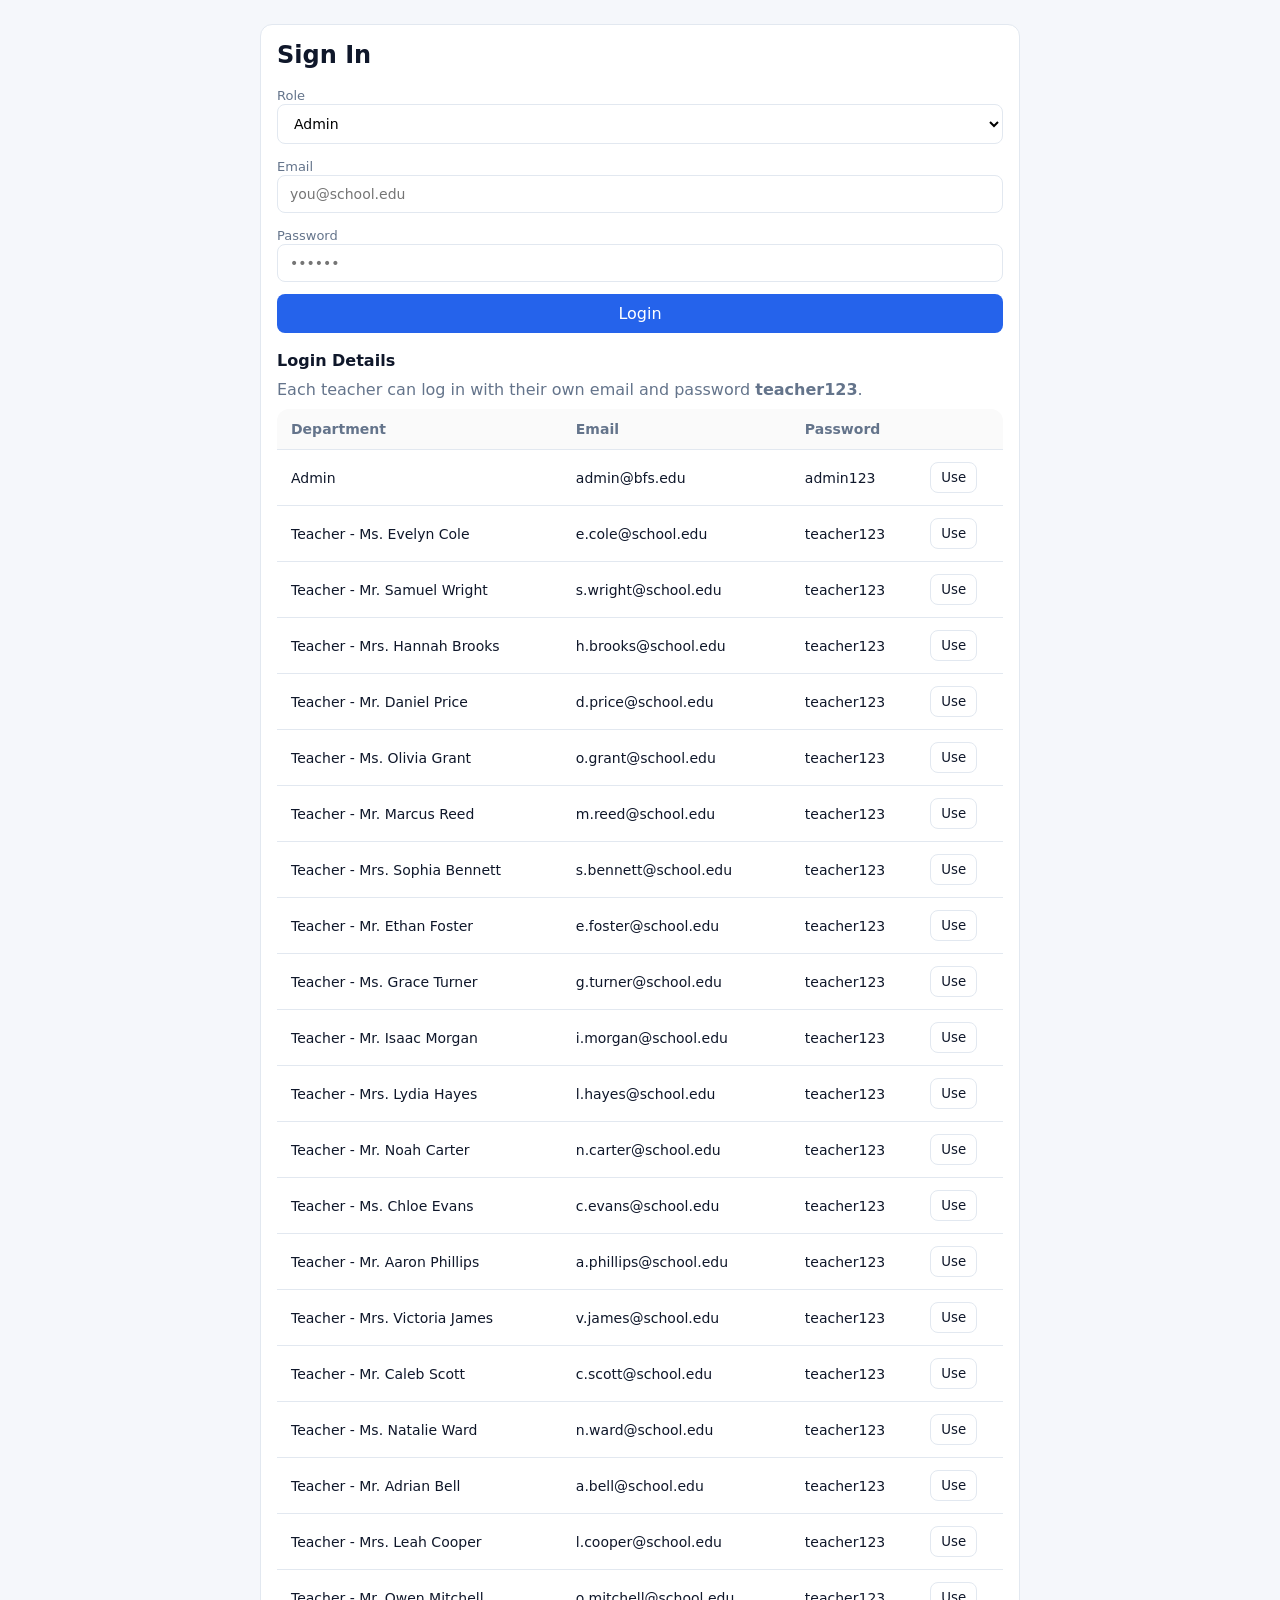
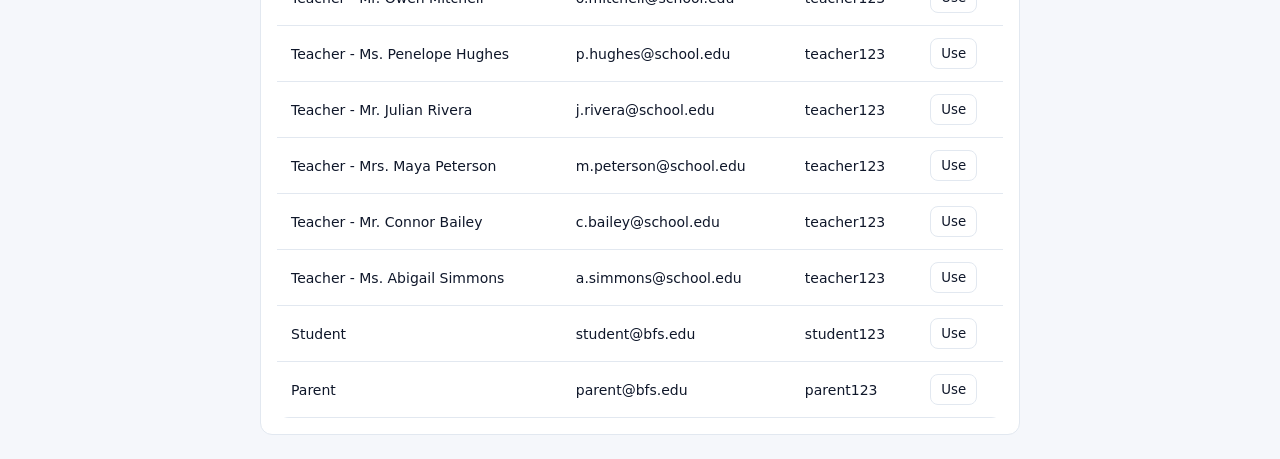
<file: teacher-portal.html>
<!DOCTYPE html>
<html lang="en">
<head>
  <meta charset="UTF-8">
  <title>Teacher Portal</title>
  <link rel="stylesheet" href="stylesheet/assets/styles.css">
  <style>
    .teacher-roster-title{
      margin:18px 12px 8px;
      color:#93c5fd;
      font-size:12px;
      font-weight:700;
      letter-spacing:.04em;
      text-transform:uppercase;
    }
    .teacher-link{
      width:100%;
      display:flex;
      flex-direction:column;
      align-items:flex-start;
      gap:2px;
      border:0;
      border-radius:8px;
      margin-bottom:4px;
      padding:9px 12px;
      background:transparent;
      color:#cbd5e1;
      cursor:pointer;
      text-align:left;
    }
    .teacher-link:hover, .teacher-link.active{background:var(--sidebar-hover); color:#fff;}
    .teacher-link span{font-size:12px; color:#94a3b8;}
    .teacher-link.active span{color:#bfdbfe;}
    .teacher-profile{
      display:grid;
      grid-template-columns:1.2fr repeat(4, 1fr);
      gap:16px;
      margin-bottom:16px;
    }
    .teacher-summary h2{font-size:20px; margin-bottom:6px;}
    .teacher-summary p{color:var(--muted); line-height:1.6; font-size:14px;}
    .tabs{display:flex; gap:8px; border-bottom:1px solid var(--border); margin-bottom:16px; flex-wrap:wrap;}
    .tab{padding:10px 14px; border-radius:8px 8px 0 0; cursor:pointer; color:var(--muted);}
    .tab.active{background:#fff; border:1px solid var(--border); border-bottom:1px solid #fff; color:var(--text); font-weight:600;}
    .attendance-toggle{
      display:inline-flex; gap:6px; border:1px solid var(--border); border-radius:999px; padding:4px; background:#f8fafc;
    }
    .attendance-toggle button{
      border:0; padding:6px 12px; border-radius:999px; font-size:13px; cursor:pointer; background:transparent;
    }
    .attendance-toggle button.active{background:var(--accent); color:#fff;}
    .attendance-toggle button.absent.active{background:#dc2626;}
    .lesson-note{
      border:1px solid var(--border);
      border-radius:8px;
      padding:12px;
      background:#fafafa;
      line-height:1.5;
    }
    .lesson-note h4{font-size:14px; margin-bottom:6px;}
    .lesson-note p{color:var(--muted); font-size:14px;}
    .grade-actions{display:flex; gap:10px; flex-wrap:wrap; margin-bottom:12px;}
    .grade-actions .btn.active{background:#0f172a;}
    .record-grade-panel{margin-bottom:12px;}
    @media(max-width:1100px){
      .teacher-profile{grid-template-columns:1fr 1fr;}
    }
    @media(max-width:700px){
      .teacher-profile{grid-template-columns:1fr;}
    }
  </style>
</head>
<body>
<div class="app">
  <aside class="sidebar">
    <h2>BrightFuture</h2>
    <a href="darshboard.html" class="admin-only">Dashboard</a>
    <a href="teachers.html" class="admin-only">Teachers</a>
    <a href="teacher-portal.html" class="active">Teacher Portal</a>
    <a href="#subjects" class="teacher-only is-hidden">My Subjects</a>
    <a href="#classes" class="teacher-only is-hidden">My Classes</a>
    <a href="#students" class="teacher-only is-hidden">My Students</a>
    <a href="#attendance" class="teacher-only is-hidden">Attendance Sheet</a>
    <a href="#grades" class="teacher-only is-hidden">Grade Sheet</a>
    <a href="#schedule" class="teacher-only is-hidden">Planning Schedule</a>
    <a href="#lessonPlans" class="teacher-only is-hidden">Lesson Planning</a>
    <div class="teacher-roster-title admin-only">Teacher List</div>
    <div id="teacherRoster"></div>
    <a href="index.html">Logout</a>
  </aside>
  <main class="main">
    <div class="topbar">
      <h1 id="portalTitle">Teacher Portal</h1>
      <button class="btn" type="button" id="saveTeaching">Save Teaching Updates</button>
    </div>

    <section class="teacher-profile">
      <div class="card teacher-summary">
        <h2 id="teacherName">Teacher Name</h2>
        <p id="teacherMeta">Teacher information</p>
      </div>
      <div class="card stat"><h3>Subjects</h3><p id="subjectCount">0</p></div>
      <div class="card stat"><h3>Classes</h3><p id="classCount">0</p></div>
      <div class="card stat"><h3>Students</h3><p id="studentCount">0</p></div>
      <div class="card stat"><h3>Attendance Today</h3><p id="attendanceRate">0%</p></div>
    </section>

    <div class="tabs">
      <div class="tab active">Subjects</div>
      <div class="tab">Classes</div>
      <div class="tab">Students</div>
      <div class="tab">Grades</div>
      <div class="tab">Attendance</div>
      <div class="tab">Schedule</div>
      <div class="tab">Lesson Plans</div>
    </div>

    <div class="card" id="subjects">
      <h3 style="margin-bottom:12px;">Assigned Subjects</h3>
      <table>
        <thead><tr><th>Code</th><th>Subject</th><th>Classes</th><th>Weekly Periods</th></tr></thead>
        <tbody id="subjectsBody"></tbody>
      </table>
    </div>

    <div class="card" id="classes" style="margin-top:16px;">
      <h3 style="margin-bottom:12px;">Assigned Classes</h3>
      <table>
        <thead><tr><th>Class</th><th>Subject</th><th>Room</th><th>Students</th><th>Next Lesson</th></tr></thead>
        <tbody id="classesBody"></tbody>
      </table>
    </div>

    <div class="card" id="students" style="margin-top:16px;">
      <h3 style="margin-bottom:12px;">Students Taught</h3>
      <div style="margin-bottom:12px;">
        <input class="input" id="studentSearch" placeholder="Filter students by name, ID, or class...">
      </div>
      <table>
        <thead><tr><th>ID</th><th>Name</th><th>Class</th><th>Subject</th><th>Status</th></tr></thead>
        <tbody id="studentsBody"></tbody>
      </table>
    </div>

    <div class="card" id="grades" style="margin-top:16px;">
      <div class="topbar" style="margin-bottom:12px;">
        <h3>Grade Sheet</h3>
        <button class="btn" type="button">Export Report</button>
      </div>
      <div class="grade-actions">
        <button class="btn active" type="button" id="reviewGrades">Review Grade</button>
        <button class="btn ghost" type="button" id="recordNewGrade">Record New Grade</button>
      </div>
      <div class="record-grade-panel is-hidden" id="recordGradePanel">
        <form class="form" style="grid-template-columns:repeat(4, 1fr); gap:12px; max-width:none;">
          <div><label>Class</label><select class="input" id="gradeClassSelect"></select></div>
          <div><label>Subject</label><select class="input" id="gradeSubjectSelect"></select></div>
          <div><label>Student</label><select class="input" id="gradeStudentSelect"></select></div>
          <div><label>Term</label><select class="input" id="gradeTermSelect"><option>Term 2 - 2026</option><option>Term 1 - 2026</option></select></div>
          <div><label>Test 1 /20</label><input class="input" id="gradeTestOne" type="number" min="0" max="20" value="0"></div>
          <div><label>Test 2 /20</label><input class="input" id="gradeTestTwo" type="number" min="0" max="20" value="0"></div>
          <div><label>Exam /60</label><input class="input" id="gradeExam" type="number" min="0" max="60" value="0"></div>
          <div style="display:flex; align-items:end;"><button class="btn" type="button" id="recordGradeButton">Record Grade</button></div>
        </form>
      </div>
      <table>
        <thead><tr><th>Roll No</th><th>Student</th><th>Class</th><th>Subject</th><th>Term</th><th>Test 1 /20</th><th>Test 2 /20</th><th>Exam /60</th><th>Total /100</th><th>Grade</th></tr></thead>
        <tbody id="gradesBody"></tbody>
      </table>
    </div>

    <div class="card" id="attendance" style="margin-top:16px;">
      <div class="topbar" style="margin-bottom:12px;">
        <h3>Attendance Sheet</h3>
        <button class="btn" type="button">Save Attendance</button>
      </div>
      <table>
        <thead><tr><th>#</th><th>Student</th><th>Roll No</th><th>Class</th><th style="text-align:right;">Status</th></tr></thead>
        <tbody id="attendanceBody"></tbody>
      </table>
    </div>

    <div class="card" id="schedule" style="margin-top:16px;">
      <h3 style="margin-bottom:12px;">Planning Schedule</h3>
      <table>
        <thead><tr><th>Day</th><th>Time</th><th>Class</th><th>Subject</th><th>Room</th></tr></thead>
        <tbody id="scheduleBody"></tbody>
      </table>
    </div>

    <div class="card" id="lessonPlans" style="margin-top:16px;">
      <h3 style="margin-bottom:12px;">Lesson Planning</h3>
      <div class="grid cols-3" id="lessonPlansBody"></div>
    </div>
  </main>
</div>
<script>
  const currentUser = (() => {
    try {
      return JSON.parse(sessionStorage.getItem("currentUser")) || null;
    } catch {
      return null;
    }
  })();
  const isTeacherUser = currentUser?.role === "Teacher";

  const teachers = [
    {id:"T-201", name:"Ms. Evelyn Cole", email:"e.cole@school.edu", department:"Science", classTeacher:"Grade 9B", subjects:["Mathematics","Physics","Computer Studies"], classes:["Grade 7A","Grade 8B","Grade 9B"], students:128, attendance:"96%"},
    {id:"T-202", name:"Mr. Samuel Wright", email:"s.wright@school.edu", department:"Languages", classTeacher:"Grade 7A", subjects:["English","Literature"], classes:["Grade 7A","Grade 8A"], students:91, attendance:"94%"},
    {id:"T-203", name:"Mrs. Hannah Brooks", email:"h.brooks@school.edu", department:"Humanities", classTeacher:"Grade 8A", subjects:["History","Civic Education"], classes:["Grade 8A","Grade 9A"], students:84, attendance:"95%"},
    {id:"T-204", name:"Mr. Daniel Price", email:"d.price@school.edu", department:"Science", classTeacher:"Grade 10A", subjects:["Chemistry","Biology"], classes:["Grade 9A","Grade 10A"], students:88, attendance:"97%"},
    {id:"T-205", name:"Ms. Olivia Grant", email:"o.grant@school.edu", department:"Mathematics", classTeacher:"Grade 6B", subjects:["Mathematics"], classes:["Grade 6A","Grade 6B","Grade 7B"], students:112, attendance:"93%"},
    {id:"T-206", name:"Mr. Marcus Reed", email:"m.reed@school.edu", department:"Technology", classTeacher:"Grade 8B", subjects:["Computer Studies","Robotics"], classes:["Grade 8B","Grade 9B"], students:67, attendance:"98%"},
    {id:"T-207", name:"Mrs. Sophia Bennett", email:"s.bennett@school.edu", department:"Arts", classTeacher:"Grade 5A", subjects:["Fine Art","Creative Design"], classes:["Grade 5A","Grade 6A"], students:73, attendance:"92%"},
    {id:"T-208", name:"Mr. Ethan Foster", email:"e.foster@school.edu", department:"Sports", classTeacher:"Grade 7B", subjects:["Physical Education","Health Science"], classes:["Grade 7B","Grade 8B","Grade 9A"], students:116, attendance:"96%"},
    {id:"T-209", name:"Ms. Grace Turner", email:"g.turner@school.edu", department:"Languages", classTeacher:"Grade 6A", subjects:["French","English"], classes:["Grade 6A","Grade 7A"], students:82, attendance:"95%"},
    {id:"T-210", name:"Mr. Isaac Morgan", email:"i.morgan@school.edu", department:"Business", classTeacher:"Grade 10B", subjects:["Business Studies","Economics"], classes:["Grade 10A","Grade 10B"], students:79, attendance:"91%"},
    {id:"T-211", name:"Mrs. Lydia Hayes", email:"l.hayes@school.edu", department:"Science", classTeacher:"Grade 5B", subjects:["Basic Science","Agriculture"], classes:["Grade 5B","Grade 6B"], students:76, attendance:"97%"},
    {id:"T-212", name:"Mr. Noah Carter", email:"n.carter@school.edu", department:"Mathematics", classTeacher:"Grade 8C", subjects:["Mathematics","Further Mathematics"], classes:["Grade 8C","Grade 10A"], students:86, attendance:"94%"},
    {id:"T-213", name:"Ms. Chloe Evans", email:"c.evans@school.edu", department:"Humanities", classTeacher:"Grade 7C", subjects:["Geography","Social Studies"], classes:["Grade 7C","Grade 8C"], students:93, attendance:"96%"},
    {id:"T-214", name:"Mr. Aaron Phillips", email:"a.phillips@school.edu", department:"Music", classTeacher:"Grade 6C", subjects:["Music","Performing Arts"], classes:["Grade 6C","Grade 7A"], students:64, attendance:"90%"},
    {id:"T-215", name:"Mrs. Victoria James", email:"v.james@school.edu", department:"Languages", classTeacher:"Grade 9C", subjects:["English","Debate"], classes:["Grade 9C","Grade 10B"], students:78, attendance:"98%"},
    {id:"T-216", name:"Mr. Caleb Scott", email:"c.scott@school.edu", department:"Science", classTeacher:"Grade 10C", subjects:["Physics","Integrated Science"], classes:["Grade 9C","Grade 10C"], students:81, attendance:"95%"},
    {id:"T-217", name:"Ms. Natalie Ward", email:"n.ward@school.edu", department:"Technology", classTeacher:"Grade 7D", subjects:["ICT","Digital Literacy"], classes:["Grade 7D","Grade 8A"], students:89, attendance:"97%"},
    {id:"T-218", name:"Mr. Adrian Bell", email:"a.bell@school.edu", department:"Humanities", classTeacher:"Grade 5C", subjects:["Religious Studies","Ethics"], classes:["Grade 5C","Grade 6C"], students:70, attendance:"93%"},
    {id:"T-219", name:"Mrs. Leah Cooper", email:"l.cooper@school.edu", department:"Science", classTeacher:"Grade 8D", subjects:["Biology","Health Science"], classes:["Grade 8D","Grade 9D"], students:85, attendance:"96%"},
    {id:"T-220", name:"Mr. Owen Mitchell", email:"o.mitchell@school.edu", department:"Mathematics", classTeacher:"Grade 9D", subjects:["Mathematics","Statistics"], classes:["Grade 9D","Grade 10C"], students:92, attendance:"94%"},
    {id:"T-221", name:"Ms. Penelope Hughes", email:"p.hughes@school.edu", department:"Arts", classTeacher:"Grade 4A", subjects:["Drama","Creative Writing"], classes:["Grade 4A","Grade 5A"], students:68, attendance:"95%"},
    {id:"T-222", name:"Mr. Julian Rivera", email:"j.rivera@school.edu", department:"Languages", classTeacher:"Grade 8E", subjects:["Spanish","French"], classes:["Grade 8E","Grade 9A"], students:74, attendance:"92%"},
    {id:"T-223", name:"Mrs. Maya Peterson", email:"m.peterson@school.edu", department:"Business", classTeacher:"Grade 10D", subjects:["Accounting","Commerce"], classes:["Grade 10D","Grade 9D"], students:77, attendance:"97%"},
    {id:"T-224", name:"Mr. Connor Bailey", email:"c.bailey@school.edu", department:"Sports", classTeacher:"Grade 6D", subjects:["Physical Education","Sports Science"], classes:["Grade 6D","Grade 7D"], students:101, attendance:"96%"},
    {id:"T-225", name:"Ms. Abigail Simmons", email:"a.simmons@school.edu", department:"Guidance", classTeacher:"Grade 5D", subjects:["Life Skills","Counselling"], classes:["Grade 5D","Grade 6A"], students:72, attendance:"98%"}
  ];

  const rooms = ["Block A-12","Block B-04","Lab 2","Room 18","Science Lab","Studio 1"];
  const days = ["Monday","Tuesday","Wednesday","Thursday","Friday"];
  const times = ["8:00 AM","9:00 AM","10:00 AM","11:30 AM","1:00 PM"];
  const names = ["Amara Johnson","David Mensah","Sarah Kamara","Leo Martin","Aisha Conteh","Noah Allen"];
  let activeTeacher = null;

  const makeRows = (items, renderer) => items.map(renderer).join("");
  const getStoredGrades = () => {
    try {
      return JSON.parse(localStorage.getItem("teacherRecordedGrades")) || [];
    } catch {
      return [];
    }
  };
  const setStoredGrades = (records) => {
    localStorage.setItem("teacherRecordedGrades", JSON.stringify(records));
  };
  const gradeFromTotal = (total) => total >= 80 ? "A" : total >= 70 ? "B" : total >= 60 ? "C" : "D";
  const clampNumber = (value, max) => Math.min(max, Math.max(0, Number(value) || 0));
  const teacherClassRows = (teacher) => teacher.classes.map((className, index) => ({
    className,
    subject: teacher.subjects[index % teacher.subjects.length],
    room: rooms[(Number(teacher.id.slice(-1)) + index) % rooms.length],
    students: Math.round(teacher.students / teacher.classes.length) + index,
    next: `${days[index]} ${times[index]}`
  }));
  const teacherStudentRows = (teacher) => names.map((name, index) => ({
    id: `S-${1021 + index}`,
    name,
    className: teacher.classes[index % teacher.classes.length],
    subject: teacher.subjects[index % teacher.subjects.length],
    status: index === 1 ? "Needs Support" : "Active"
  }));
  const teacherLessonPlans = (teacher) => teacher.subjects.map((subject, index) => ({
    subject,
    className: teacher.classes[index % teacher.classes.length],
    objective: `Complete the next ${subject} topic and check student understanding.`,
    activity: index % 2 === 0 ? "Guided practice, group work, and exit questions." : "Review, demonstration, and short class assessment.",
    resources: index % 2 === 0 ? "Textbook, board notes, worksheet" : "Projector, lab notes, student notebooks"
  }));
  const seedGradeRows = (teacher, studentRows) => studentRows.slice(0, 4).map((student, index) => {
    const testOne = 14 + index;
    const testTwo = 13 + index;
    const exam = 39 + (index * 4);
    const total = testOne + testTwo + exam;
    const grade = gradeFromTotal(total);
    return {
      id: `seed-${teacher.id}-${student.id}-${index}`,
      teacherId: teacher.id,
      teacherName: teacher.name,
      studentId: student.id,
      studentName: student.name,
      className: student.className,
      subject: student.subject,
      term: "Term 2 - 2026",
      testOne,
      testTwo,
      exam,
      total,
      grade
    };
  });
  const gradeRowMarkup = (item) =>
    `<tr><td>${item.studentId}</td><td>${item.studentName}</td><td>${item.className}</td><td>${item.subject}</td><td>${item.term}</td><td>${item.testOne}</td><td>${item.testTwo}</td><td>${item.exam}</td><td>${item.total}</td><td><span class="badge ${item.grade === "A" ? "ok" : item.grade === "D" ? "warn" : ""}">${item.grade}</span></td></tr>`;
  const populateGradeForm = (teacher, studentRows) => {
    const classSelect = document.getElementById("gradeClassSelect");
    const subjectSelect = document.getElementById("gradeSubjectSelect");
    const studentSelect = document.getElementById("gradeStudentSelect");

    classSelect.innerHTML = teacher.classes.map((className) => `<option>${className}</option>`).join("");
    subjectSelect.innerHTML = teacher.subjects.map((subject) => `<option>${subject}</option>`).join("");

    const refreshStudents = () => {
      const className = classSelect.value;
      const matchingStudents = studentRows.filter((student) => student.className === className);
      studentSelect.innerHTML = matchingStudents.map((student) =>
        `<option value="${student.id}">${student.name} (${student.className})</option>`
      ).join("") || studentRows.map((student) => `<option value="${student.id}">${student.name} (${student.className})</option>`).join("");
    };

    classSelect.onchange = refreshStudents;
    subjectSelect.onchange = refreshStudents;
    refreshStudents();
  };

  const renderTeacher = (teacherId) => {
    const teacher = teachers.find((item) => item.id === teacherId) || teachers[0];
    const classRows = teacherClassRows(teacher);
    const studentRows = teacherStudentRows(teacher);
    const lessonPlans = teacherLessonPlans(teacher);
    const recordedGrades = getStoredGrades().filter((grade) => grade.teacherId === teacher.id);
    const gradeRows = [...recordedGrades, ...seedGradeRows(teacher, studentRows)];
    activeTeacher = { ...teacher, studentRows };

    document.getElementById("portalTitle").textContent = isTeacherUser ? `Welcome, ${teacher.name}` : "Teacher Portal";
    document.getElementById("teacherName").textContent = teacher.name;
    document.getElementById("teacherMeta").innerHTML = `${teacher.id} &bull; ${teacher.department}<br>${teacher.email}<br>Class Teacher: ${teacher.classTeacher}`;
    document.getElementById("subjectCount").textContent = teacher.subjects.length;
    document.getElementById("classCount").textContent = teacher.classes.length;
    document.getElementById("studentCount").textContent = teacher.students;
    document.getElementById("attendanceRate").textContent = teacher.attendance;

    document.getElementById("subjectsBody").innerHTML = makeRows(teacher.subjects, (subject, index) =>
      `<tr><td>${subject.slice(0, 3).toUpperCase()}10${index + 1}</td><td>${subject}</td><td>${teacher.classes.join(", ")}</td><td>${(index + 3) * 3}</td></tr>`
    );
    document.getElementById("classesBody").innerHTML = makeRows(classRows, (item) =>
      `<tr><td>${item.className}</td><td>${item.subject}</td><td>${item.room}</td><td>${item.students}</td><td>${item.next}</td></tr>`
    );
    document.getElementById("studentsBody").innerHTML = makeRows(studentRows, (student) =>
      `<tr><td>${student.id}</td><td>${student.name}</td><td>${student.className}</td><td>${student.subject}</td><td><span class="badge ${student.status === "Active" ? "ok" : "warn"}">${student.status}</span></td></tr>`
    );
    document.getElementById("gradesBody").innerHTML = makeRows(gradeRows, gradeRowMarkup);
    populateGradeForm(teacher, studentRows);
    document.getElementById("attendanceBody").innerHTML = makeRows(studentRows, (student, index) =>
      `<tr><td>${index + 1}</td><td>${student.name}</td><td>${student.id}</td><td>${student.className}</td><td style="text-align:right;"><div class="attendance-toggle"><button class="active" type="button">Present</button><button type="button">Absent</button></div></td></tr>`
    );
    document.getElementById("scheduleBody").innerHTML = makeRows(classRows, (item, index) =>
      `<tr><td>${days[index]}</td><td>${times[index]}</td><td>${item.className}</td><td>${item.subject}</td><td>${item.room}</td></tr>`
    );
    document.getElementById("lessonPlansBody").innerHTML = makeRows(lessonPlans, (item) =>
      `<div class="lesson-note"><h4>${item.subject} - ${item.className}</h4><p><strong>Objective:</strong> ${item.objective}</p><p><strong>Activities:</strong> ${item.activity}</p><p><strong>Resources:</strong> ${item.resources}</p></div>`
    );

    document.querySelectorAll(".teacher-link").forEach((button) => {
      button.classList.toggle("active", button.dataset.teacherId === teacher.id);
    });
  };

  const roster = document.getElementById("teacherRoster");
  const loggedInTeacher = teachers.find((teacher) => teacher.id === currentUser?.teacherId || teacher.email === currentUser?.email || teacher.name === currentUser?.name) || teachers[0];

  if (isTeacherUser) {
    document.querySelectorAll(".admin-only").forEach((item) => item.classList.add("is-hidden"));
    document.querySelectorAll(".teacher-only").forEach((item) => item.classList.remove("is-hidden"));
    roster.classList.add("is-hidden");
  } else {
    document.querySelectorAll(".teacher-only").forEach((item) => item.classList.add("is-hidden"));
    roster.innerHTML = teachers.map((teacher) =>
      `<button class="teacher-link" type="button" data-teacher-id="${teacher.id}">${teacher.name}<span>${teacher.id} &bull; ${teacher.department}</span></button>`
    ).join("");
    roster.addEventListener("click", (event) => {
      const button = event.target.closest(".teacher-link");
      if (!button) return;
      renderTeacher(button.dataset.teacherId);
    });
  }

  document.getElementById("attendanceBody").addEventListener("click", (event) => {
    const button = event.target.closest(".attendance-toggle button");
    if (!button) return;
    const group = button.closest(".attendance-toggle");
    group.querySelectorAll("button").forEach((item) => item.classList.remove("active", "absent"));
    button.classList.add("active");
    if (button.textContent.trim() === "Absent") button.classList.add("absent");
  });

  document.getElementById("studentSearch").addEventListener("input", (event) => {
    const query = event.target.value.trim().toLowerCase();
    document.querySelectorAll("#studentsBody tr").forEach((row) => {
      row.classList.toggle("is-hidden", !row.textContent.toLowerCase().includes(query));
    });
  });

  const reviewGrades = document.getElementById("reviewGrades");
  const recordNewGrade = document.getElementById("recordNewGrade");
  const recordGradePanel = document.getElementById("recordGradePanel");
  reviewGrades.addEventListener("click", () => {
    recordGradePanel.classList.add("is-hidden");
    reviewGrades.classList.add("active");
    recordNewGrade.classList.remove("active");
    recordNewGrade.classList.add("ghost");
  });
  recordNewGrade.addEventListener("click", () => {
    recordGradePanel.classList.remove("is-hidden");
    recordNewGrade.classList.add("active");
    recordNewGrade.classList.remove("ghost");
    reviewGrades.classList.remove("active");
  });

  document.getElementById("recordGradeButton").addEventListener("click", () => {
    if (!activeTeacher) return;

    const studentId = document.getElementById("gradeStudentSelect").value;
    const student = activeTeacher.studentRows.find((item) => item.id === studentId);
    const testOne = clampNumber(document.getElementById("gradeTestOne").value, 20);
    const testTwo = clampNumber(document.getElementById("gradeTestTwo").value, 20);
    const exam = clampNumber(document.getElementById("gradeExam").value, 60);
    const total = testOne + testTwo + exam;
    const grade = gradeFromTotal(total);

    if (!student) {
      if (typeof toast === "function") toast("Choose a student before recording grade.", "error");
      return;
    }

    const records = getStoredGrades();
    records.unshift({
      id: `grade-${Date.now()}`,
      teacherId: activeTeacher.id,
      teacherName: activeTeacher.name,
      studentId: student.id,
      studentName: student.name,
      className: document.getElementById("gradeClassSelect").value || student.className,
      subject: document.getElementById("gradeSubjectSelect").value || student.subject,
      term: document.getElementById("gradeTermSelect").value,
      testOne,
      testTwo,
      exam,
      total,
      grade,
      recordedAt: new Date().toISOString()
    });
    setStoredGrades(records);
    renderTeacher(activeTeacher.id);
    recordGradePanel.classList.add("is-hidden");
    reviewGrades.classList.add("active");
    recordNewGrade.classList.remove("active");
    recordNewGrade.classList.add("ghost");
    if (typeof toast === "function") toast("Grade recorded and sent to admin dashboard.");
  });

  document.getElementById("saveTeaching").addEventListener("click", () => {
    if (typeof toast === "function") {
      toast("Teaching updates saved.");
    }
  });

  renderTeacher(isTeacherUser ? loggedInTeacher.id : teachers[0].id);
</script>
<script src="stylesheet/assets/sidebar.js"></script>
<script src="stylesheet/assets/app.js"></script>
</body>
</html>
</file>
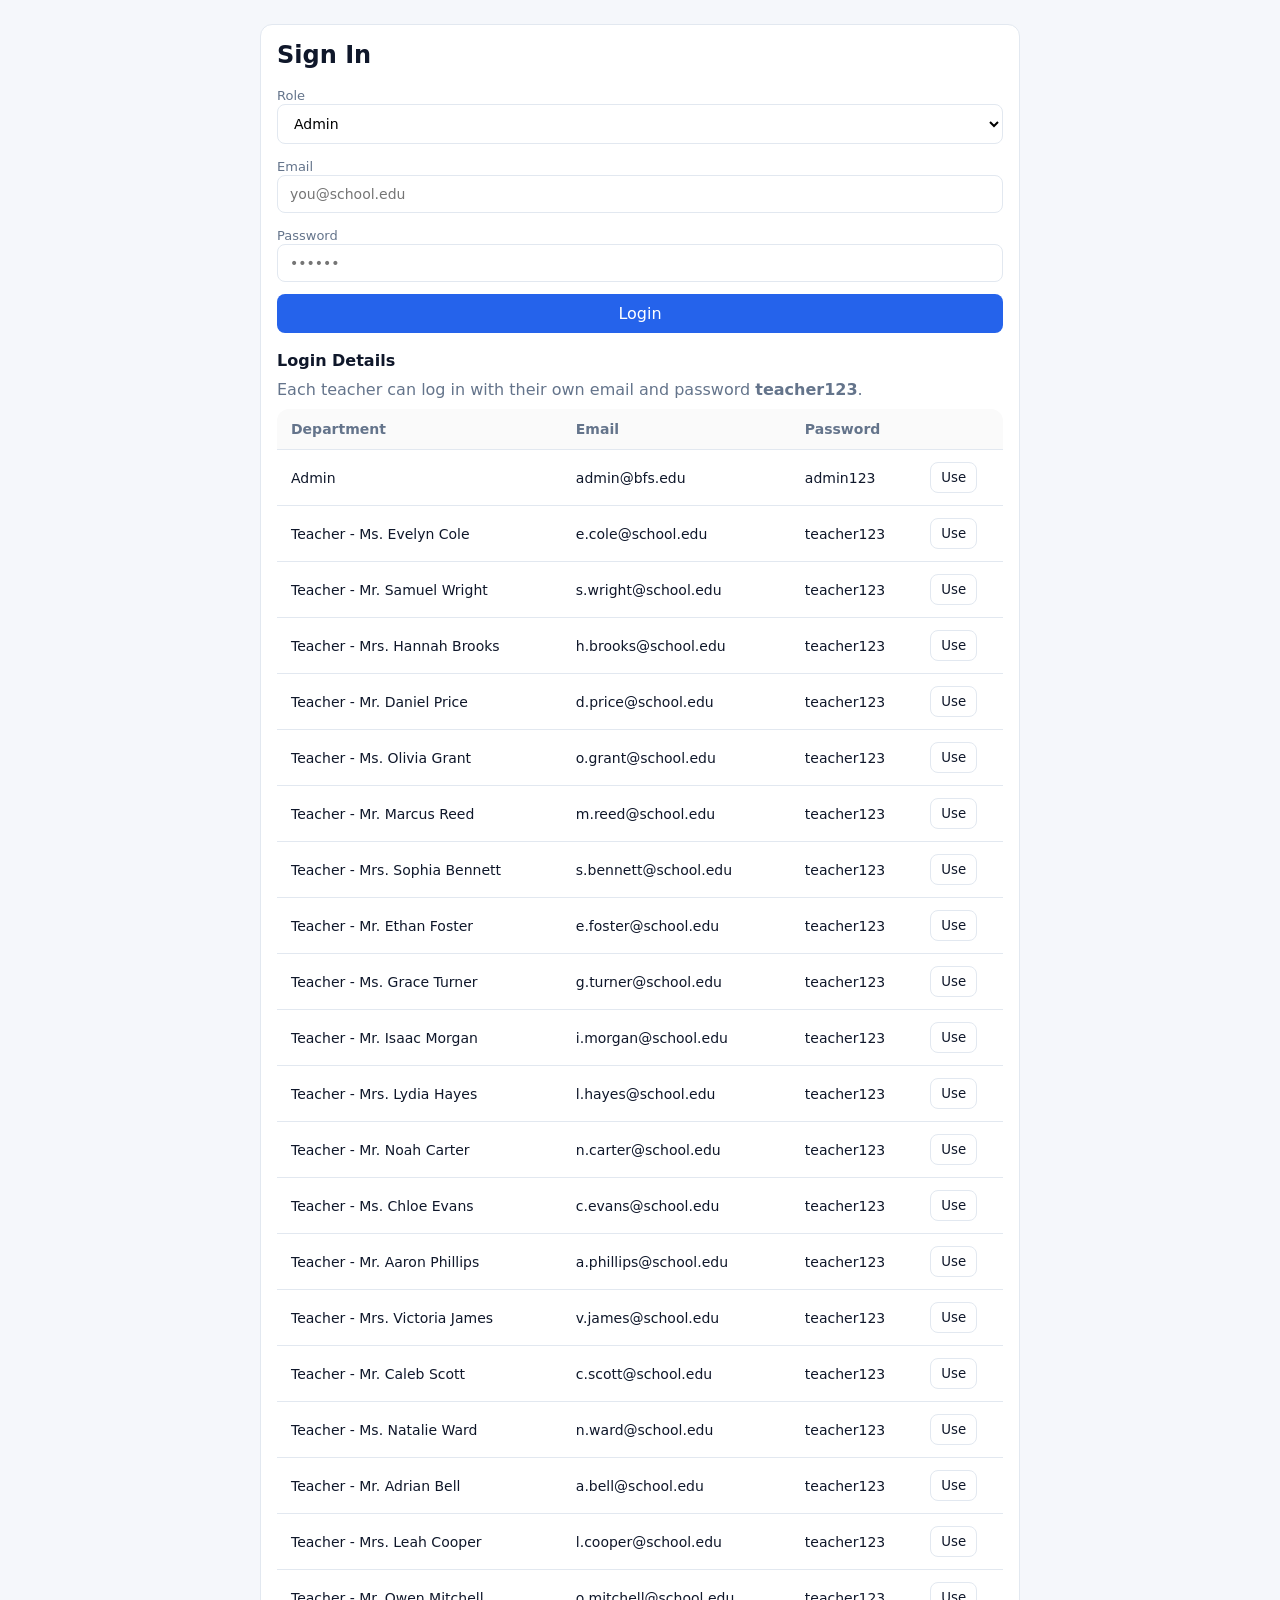
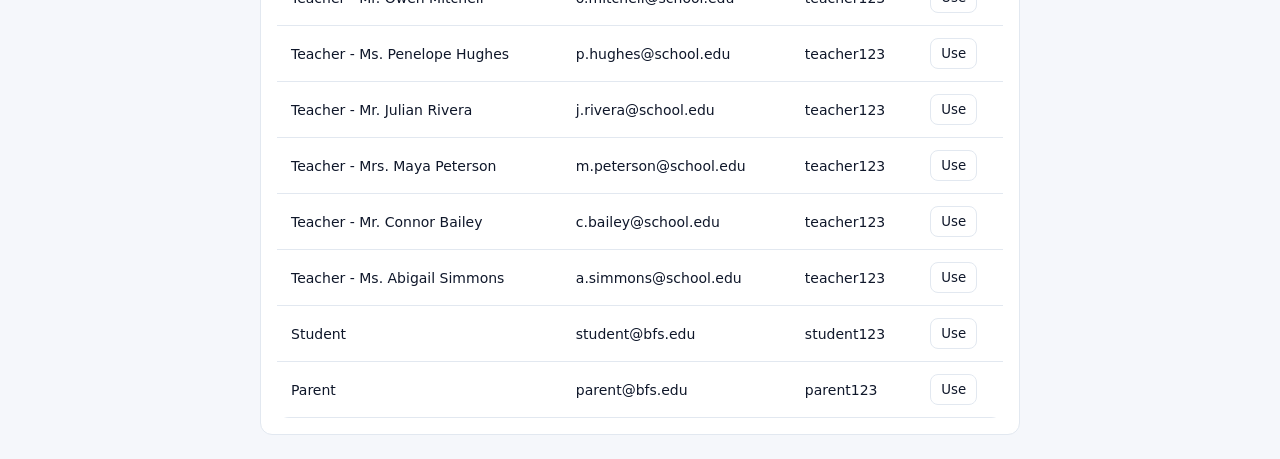
<file: teachers.html>
<!DOCTYPE html>
<html lang="en">
<head><meta charset="UTF-8">
    <title>Teachers</title>
    <link rel="stylesheet" href="stylesheet/assets/styles.css">
</head>
<body>
<div class="app">
  <aside class="sidebar">
    <h2>BrightFuture</h2>
    <a href="darshboard.html">Dashboard</a>
    <a href="student.html">Students</a>
    <a href="teachers.html" class="active">Teachers</a>
    <a href="classes.html">Classes</a>
    <a href="subjects.html">Subjects</a>
    <a href="attendance.html">Attendance</a>
    <a href="grades.html">Grades</a>
    <a href="fees.html">Fees</a>
    <a href="calender.html">Calendar</a>
    <a href="settings.html">Settings</a>
    <a href="index.html">Logout</a>
  </aside>
  <main class="main">
    <div class="topbar"><h1>Teachers</h1><a class="btn" href="#add">Add Teacher</a></div>
    <table>
      <thead><tr><th>ID</th><th>Name</th><th>Subjects</th><th>Class Teacher</th><th>Contact</th><th>Status</th></tr></thead>
      <tbody>
        <tr><td>T-201</td><td>Ms. Evelyn Cole</td><td>Mathematics, Physics</td><td>Grade 9B</td><td>e.cole@school.edu</td><td><span class="badge ok">Active</span></td></tr>
        <tr><td>T-202</td><td>Mr. Samuel Wright</td><td>English</td><td>Grade 7A</td><td>s.wright@school.edu</td><td><span class="badge ok">Active</span></td></tr>
      </tbody>
    </table>
    <div class="card" id="add" style="margin-top:16px;">
      <h3 style="margin-bottom:12px;">Add New Teacher</h3>
      <form class="form" style="grid-template-columns:1fr 1fr; gap:12px;">
        <div><label>Full Name</label><input class="input"></div>
        <div><label>Email</label><input class="input" type="email"></div>
        <div><label>Subjects</label><input class="input" placeholder="Math, English"></div>
        <div><label>Assign as Class Teacher</label><select class="input"><option>None</option><option>Grade 7A</option><option>Grade 9B</option></select></div>
        <div style="grid-column:span 2;"><button class="btn" type="button">Save Teacher</button></div>
      </form>
    </div>
  </main>
</div>
<script src="stylesheet/assets/sidebar.js"></script>
<script src="stylesheet/assets/app.js"></script>
</body>
</html>
</file>
<file: stylesheet/assets/styles.css>
:root{
  --bg: #f5f7fb;
  --sidebar: #1e293b;
  --sidebar-hover: #334155;
  --accent: #2563eb;
  --text: #0f172a;
  --muted: #64748b;
  --card: #ffffff;
  --border: #e2e8f0;
  --radius: 12px;
}
*{box-sizing:border-box; margin:0; padding:0; font-family: Inter, system-ui, -apple-system, Segoe UI, Roboto, sans-serif;}
body{background:var(--bg); color:var(--text);}
.app{display:flex; min-height:100vh;}
.sidebar-toggle{
  position:fixed;
  top:16px;
  left:16px;
  z-index:20;
  width:40px;
  height:40px;
  border:1px solid var(--border);
  border-radius:8px;
  background:#fff;
  color:var(--text);
  cursor:pointer;
  box-shadow:0 6px 18px rgba(15, 23, 42, .12);
}
.sidebar-toggle span{
  display:block;
  width:18px;
  height:2px;
  margin:4px auto;
  background:currentColor;
  border-radius:999px;
  transition:transform .2s ease, opacity .2s ease;
}
.sidebar{
  width:240px; background:var(--sidebar); color:#fff; padding:20px 12px;
  position:fixed; height:100vh; overflow-y:auto; transition:transform .2s ease;
}
.sidebar h2{font-size:18px; margin:8px 12px 20px 56px; color:#93c5fd;}
.sidebar a{
  display:flex; gap:10px; align-items:center; padding:10px 12px;
  color:#cbd5e1; text-decoration:none; border-radius:8px; margin-bottom:4px;
}
.sidebar a:hover, .sidebar a.active{background:var(--sidebar-hover); color:#fff;}
.main{margin-left:240px; flex:1; padding:24px; transition:margin-left .2s ease;}
body.sidebar-hidden .sidebar{transform:translateX(-100%);}
body.sidebar-hidden .main{margin-left:0; padding-left:72px;}
body.sidebar-hidden .sidebar-toggle{left:16px;}
body:not(.sidebar-hidden) .sidebar-toggle{left:12px;}
body:not(.sidebar-hidden) .sidebar-toggle span:nth-child(1){transform:translateY(6px) rotate(45deg);}
body:not(.sidebar-hidden) .sidebar-toggle span:nth-child(2){opacity:0;}
body:not(.sidebar-hidden) .sidebar-toggle span:nth-child(3){transform:translateY(-6px) rotate(-45deg);}
.topbar{
  display:flex; justify-content:space-between; align-items:center; margin-bottom:20px;
}
.topbar h1{font-size:22px;}
.btn{
  background:var(--accent); color:#fff; border:0; padding:10px 16px;
  border-radius:8px; cursor:pointer; text-decoration:none; display:inline-block;
}
.btn.ghost{background:transparent; color:var(--text); border:1px solid var(--border);}
.grid{display:grid; gap:16px;}
.grid.cols-3{grid-template-columns:repeat(3, 1fr);}
.grid.cols-4{grid-template-columns:repeat(4, 1fr);}
.card{
  background:var(--card); border:1px solid var(--border); border-radius:var(--radius);
  padding:16px;
}
.stat h3{font-size:14px; color:var(--muted); font-weight:500;}
.stat p{font-size:24px; font-weight:700; margin-top:6px;}
table{width:100%; border-collapse:collapse; background:var(--card); border-radius:var(--radius); overflow:hidden;}
th, td{padding:12px 14px; text-align:left; border-bottom:1px solid var(--border); font-size:14px;}
th{color:var(--muted); font-weight:600; background:#fafafa;}
tr:hover td{background:#fafcff;}
.form{display:grid; gap:12px; max-width:600px;}
.input, select, textarea{
  width:100%; padding:10px 12px; border:1px solid var(--border);
  border-radius:8px; font-size:14px; background:#fff;
}
label{font-size:13px; color:var(--muted);}
.badge{
  padding:4px 8px; border-radius:999px; font-size:12px; background:#eff6ff; color:#1d4ed8;
}
.badge.warn{background:#fef3c7; color:#b45309;}
.badge.ok{background:#dcfce7; color:#166534;}
.is-hidden{display:none !important;}
.editable-cell{
  outline:2px solid var(--accent);
  outline-offset:-2px;
  background:#eff6ff;
}
.toast{
  position:fixed;
  right:20px;
  bottom:20px;
  z-index:40;
  max-width:320px;
  padding:12px 14px;
  border-radius:8px;
  background:#0f172a;
  color:#fff;
  box-shadow:0 12px 28px rgba(15, 23, 42, .22);
  font-size:14px;
}
.toast.error{background:#991b1b;}
.login-card{width:min(760px, 100%);}
.login-card .form{max-width:none;}
.login-demo{margin-top:18px;}
.login-demo h3{font-size:16px; margin-bottom:10px;}
.login-demo table{font-size:13px;}
.login-demo .btn{padding:7px 10px;}
@media(max-width:900px){
  .sidebar{width:240px; z-index:15;}
  .main{margin-left:0;}
  .sidebar-toggle{left:16px;}
  body:not(.sidebar-hidden) .main{margin-left:0;}
  body.sidebar-hidden .main{padding-left:72px;}
  .grid.cols-3, .grid.cols-4{grid-template-columns:1fr;}
}
</file>
